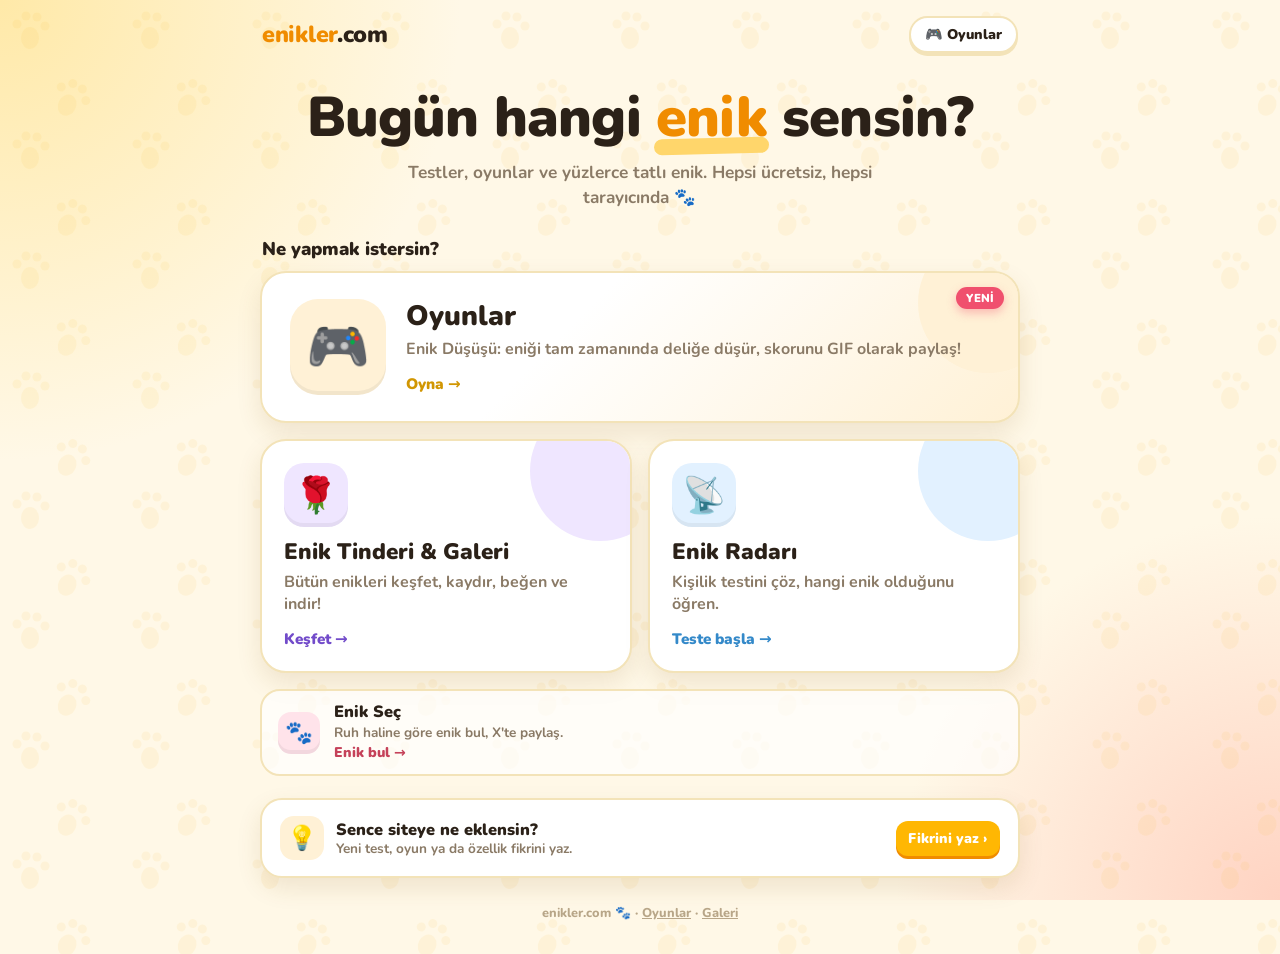
<file: index.html>
<!DOCTYPE html>
<html lang="tr">
<head>
<!-- Google tag (gtag.js) -->
<script async src="https://www.googletagmanager.com/gtag/js?id=G-CCZH5RWPMD"></script>
<script>
  window.dataLayer = window.dataLayer || [];
  function gtag(){dataLayer.push(arguments);}
  gtag('js', new Date());
  gtag('config', 'G-CCZH5RWPMD');
</script>
<meta charset="UTF-8">
<meta name="viewport" content="width=device-width, initial-scale=1, viewport-fit=cover">
<meta name="theme-color" content="#FFF4D6">
<title>enikler.com</title>
<meta name="description" content="Enik testleri, oyunlar ve yüzlerce tatlı enik. Hangi enik olduğunu bul, oyna, paylaş!">
<link href="https://fonts.googleapis.com/css2?family=Nunito:wght@400;700;800;900&display=swap" rel="stylesheet">
<style>
  :root {
    --accent:#FFB703; --accent-d:#F08C00; --ink:#2B2118; --muted:#8a7a66; --soft:#b8a688;
    --like:#22B573; --nope:#F0506E; --line:#F3E3B8; --new:#F0506E; --card:#fff;
    --shadow:0 10px 24px rgba(120,80,20,.12); --shadow-lg:0 18px 36px rgba(120,80,20,.18);
  }
  * { box-sizing:border-box; -webkit-tap-highlight-color:transparent; }
  body {
    margin:0; min-height:100dvh; font-family:'Nunito',system-ui,sans-serif; color:var(--ink);
    background:
      url("data:image/svg+xml,%3Csvg xmlns='http://www.w3.org/2000/svg' width='120' height='120' viewBox='0 0 120 120'%3E%3Cg fill='%23F0A500' fill-opacity='.07'%3E%3Cellipse cx='30' cy='38' rx='9' ry='11'/%3E%3Ccircle cx='17' cy='24' r='4.5'/%3E%3Ccircle cx='26' cy='16' r='4.5'/%3E%3Ccircle cx='37' cy='17' r='4.5'/%3E%3Ccircle cx='45' cy='26' r='4.5'/%3E%3Cg transform='translate(56 58) rotate(25)'%3E%3Cellipse cx='30' cy='38' rx='9' ry='11'/%3E%3Ccircle cx='17' cy='24' r='4.5'/%3E%3Ccircle cx='26' cy='16' r='4.5'/%3E%3Ccircle cx='37' cy='17' r='4.5'/%3E%3Ccircle cx='45' cy='26' r='4.5'/%3E%3C/g%3E%3C/g%3E%3C/svg%3E"),
      radial-gradient(60vmax 60vmax at 0% 0%, #FFE9A8 0%, transparent 60%),
      radial-gradient(50vmax 50vmax at 100% 100%, #FFD3C2 0%, transparent 60%),
      #FFF8E7;
    background-attachment:scroll, fixed, fixed, fixed;
    padding:calc(env(safe-area-inset-top) + 12px) 16px calc(env(safe-area-inset-bottom) + 32px);
  }
  button, input, textarea { font-family:inherit; }
  :focus-visible { outline:3px solid var(--accent); outline-offset:3px; }
  main { width:100%; max-width:760px; margin:0 auto; display:flex; flex-direction:column; gap:22px; }
  .hidden { display:none !important; }

  /* ---------- Üst çubuk ---------- */
  .top { display:flex; align-items:center; justify-content:space-between; gap:12px; padding:4px 2px; }
  .logo { text-decoration:none; font-weight:900; font-size:1.45rem; letter-spacing:-.3px; color:var(--accent-d); }
  .logo span { color:var(--ink); }
  .pill {
    text-decoration:none; font-weight:900; font-size:.88rem; color:var(--ink); background:#fff;
    border:2px solid var(--line); border-radius:99px; padding:7px 14px; box-shadow:0 3px 0 var(--line);
  }
  .pill:active { transform:translateY(2px); box-shadow:none; }

  /* ---------- Giriş ---------- */
  .hero { text-align:center; padding:10px 0 0; }
  .hero h1 { margin:0; font-size:clamp(2.2rem,8.4vw,3.5rem); font-weight:900; line-height:1.05; letter-spacing:-.8px; }
  .hero h1 em { font-style:normal; color:var(--accent-d); position:relative; white-space:nowrap; }
  .hero h1 em::after {
    content:''; position:absolute; left:-2%; right:-2%; bottom:.04em; height:.28em; z-index:-1;
    background:#FFD66B; border-radius:99px; transform:rotate(-1.5deg);
  }
  .hero p { margin:12px auto 0; max-width:30em; font-size:1.08rem; font-weight:700; color:var(--muted); line-height:1.45; }
  .stat { display:inline-flex; align-items:center; gap:6px; margin-top:14px; padding:6px 14px; border-radius:99px; background:#fff; border:2px solid var(--line); font-weight:900; font-size:.88rem; color:var(--ink); }
  .stat b { color:var(--accent-d); }

  /* ---------- Kayan enik fotoğrafları (polaroid) ---------- */
  .strip { margin:18px -16px 0; overflow:hidden; padding:10px 0 16px;
           -webkit-mask-image:linear-gradient(90deg,transparent,#000 8%,#000 92%,transparent); mask-image:linear-gradient(90deg,transparent,#000 8%,#000 92%,transparent); }
  .track { display:flex; gap:14px; width:max-content; animation:kay 60s linear infinite; }
  .strip:hover .track { animation-play-state:paused; }
  @keyframes kay { to { transform:translateX(-50%); } }
  .pola {
    flex:none; display:block; width:104px; padding:6px 6px 18px; background:#fff; border-radius:6px;
    box-shadow:0 6px 14px rgba(80,50,10,.18); transform:rotate(var(--r)); transition:transform .2s;
  }
  .pola:hover { transform:rotate(0) scale(1.08); }
  .pola img { display:block; width:92px; height:92px; object-fit:cover; border-radius:3px; background:#f3e9d6; opacity:0; transition:opacity .4s; }
  .pola img.ok { opacity:1; }

  /* ---------- Fotoğrafı büyütme penceresi ---------- */
  .lb { position:fixed; inset:0; z-index:50; display:flex; flex-direction:column; align-items:center; justify-content:center; gap:16px;
        padding:24px 16px; background:rgba(43,33,24,.78); -webkit-backdrop-filter:blur(3px); backdrop-filter:blur(3px); animation:lbIn .2s ease-out; }
  .lb.hidden { display:none; }
  @keyframes lbIn { from { opacity:0; } }
  .lb-card { background:#fff; padding:10px 10px 40px; border-radius:8px; box-shadow:0 24px 50px rgba(0,0,0,.4); transform:rotate(-1.5deg); animation:lbPop .25s ease-out; position:relative; }
  @keyframes lbPop { from { transform:rotate(-1.5deg) scale(.85); opacity:0; } }
  .lb-card img { display:block; max-width:min(86vw, 480px); max-height:min(68vh, 560px); width:auto; height:auto; border-radius:4px; background:#f3e9d6; }
  .lb-card span { position:absolute; left:0; right:0; bottom:10px; text-align:center; font-weight:900; font-size:1rem; color:var(--ink); }
  .lb-x { position:absolute; top:calc(env(safe-area-inset-top) + 14px); right:16px; width:44px; height:44px; border:0; border-radius:50%;
          background:#fff; color:var(--ink); font:900 1.6rem/1 'Nunito',sans-serif; cursor:pointer; box-shadow:0 6px 14px rgba(0,0,0,.25); }
  .lb-go { text-decoration:none; font-weight:900; font-size:.95rem; color:#fff; background:var(--accent); padding:10px 18px; border-radius:14px; box-shadow:0 4px 0 var(--accent-d); }
  @media (prefers-reduced-motion:reduce) { .lb, .lb-card { animation:none; } }

  /* ---------- Özellik kartları ---------- */
  .sec-title { margin:4px 2px -6px; font-size:1.15rem; font-weight:900; }
  #tiles { display:grid; grid-template-columns:1fr; gap:16px; }
  @media (min-width:620px) { #tiles { grid-template-columns:1fr 1fr; } }
  .tile {
    --c:#FFB703; --cb:#FFF1D6;
    position:relative; display:flex; flex-direction:column; gap:6px; text-align:left; text-decoration:none; color:var(--ink);
    background:var(--card); border:2px solid var(--line); border-radius:26px; padding:22px; cursor:pointer;
    box-shadow:var(--shadow); transition:transform .15s, box-shadow .15s, border-color .15s; overflow:hidden;
  }
  .tile::before { content:''; position:absolute; right:-40px; top:-40px; width:140px; height:140px; border-radius:50%; background:var(--cb); z-index:0; }
  .tile > * { position:relative; z-index:1; }
  .tile:active { transform:scale(.97); }
  @media (hover:hover) { a.tile:hover { transform:translateY(-4px); box-shadow:var(--shadow-lg); border-color:var(--c); } }
  .tile .ti { width:64px; height:64px; display:grid; place-items:center; font-size:2.2rem; background:var(--cb); border-radius:20px; margin-bottom:6px; box-shadow:inset 0 -4px 0 rgba(0,0,0,.05); }
  .tile b { font-weight:900; font-size:1.4rem; line-height:1.15; }
  .tile .ds { font-weight:700; font-size:1rem; color:var(--muted); line-height:1.4; flex:1; }
  .tile .cta { margin-top:8px; font-weight:900; font-size:.95rem; color:var(--c); filter:brightness(.82); }
  .tile.feat { background:linear-gradient(135deg,#fff 40%,var(--cb)); }
  @media (min-width:620px) {
    .tile.feat { grid-column:1 / -1; flex-direction:row; align-items:center; gap:20px; padding:26px 28px; }
    .tile.feat .ti { width:96px; height:96px; font-size:3.2rem; border-radius:28px; margin:0; flex:none; }
    .tile.feat .body { display:flex; flex-direction:column; gap:6px; flex:1; }
    .tile.feat b { font-size:1.75rem; }
  }
  @media (min-width:620px) { .tile.wide { grid-column:1 / -1; } }
  /* ince, sade kart (mini:true): en altta tek satır */
  .tile.mini { grid-column:1 / -1; flex-direction:row; align-items:center; gap:14px; padding:12px 16px; border-radius:20px; box-shadow:none; background:rgba(255,255,255,.7); }
  .tile.mini::before { display:none; }
  .tile.mini .ti { width:42px; height:42px; font-size:1.4rem; border-radius:13px; margin:0; flex:none; }
  .tile.mini .body { display:flex; flex-direction:column; gap:1px; flex:1; min-width:0; }
  .tile.mini b { font-size:1.02rem; }
  .tile.mini .ds { font-size:.85rem; }
  .tile.mini .cta { margin:0; flex:none; font-size:.88rem; }
  .tile .body { display:contents; }
  @media (min-width:620px) { .tile.feat .body { display:flex; } }
  .tile.soon { background:rgba(255,255,255,.55); border-style:dashed; box-shadow:none; cursor:default; }
  .badge {
    position:absolute; top:14px; right:14px; z-index:2; background:var(--new); color:#fff; font-weight:900; font-size:.72rem;
    padding:3px 10px; border-radius:99px; box-shadow:0 4px 10px rgba(240,80,110,.35);
  }
  .badge.gray { background:var(--soft); box-shadow:none; }

  /* ---------- Fikir kutusu ---------- */
  #ideas { background:#fff; border-radius:22px; border:2px solid var(--line); box-shadow:var(--shadow); overflow:hidden; }
  #ideas summary { display:flex; align-items:center; gap:12px; padding:16px 18px; cursor:pointer; list-style:none; }
  #ideas summary::-webkit-details-marker { display:none; }
  #ideas summary .bulb { flex:none; width:44px; height:44px; display:grid; place-items:center; font-size:1.5rem; background:#FFF1D6; border-radius:14px; }
  #ideas summary .st { flex:1; min-width:0; line-height:1.25; }
  #ideas summary .st b { display:block; font-weight:900; font-size:1.02rem; }
  #ideas summary .st span { display:block; font-weight:700; font-size:.85rem; color:var(--muted); }
  #ideas summary em { flex:none; font-style:normal; font-weight:900; font-size:.88rem; color:#fff; background:var(--accent); padding:8px 12px; border-radius:12px; box-shadow:0 3px 0 var(--accent-d); }
  #ideas[open] summary em { visibility:hidden; }
  #ideaForm { padding:0 18px 18px; }
  #ideas .sub { margin:0 0 14px; font-size:.9rem; font-weight:700; color:var(--muted); }
  .chips { display:flex; flex-wrap:wrap; gap:8px; margin-bottom:12px; }
  .chip { border:2px solid var(--line); background:#FFFBEF; color:var(--ink); border-radius:99px; padding:7px 13px; font:800 .83rem 'Nunito',sans-serif; cursor:pointer; }
  .chip.pick { background:var(--accent); border-color:var(--accent); color:#fff; }
  #ideas textarea, #ideas input[type=text] {
    width:100%; padding:12px 14px; font:700 1rem 'Nunito',sans-serif; color:var(--ink);
    border:2px solid #f0e2c0; border-radius:14px; outline:none; background:#FFFDF7;
  }
  #ideas textarea { resize:none; height:84px; display:block; }
  #ideas input[type=text] { margin-top:10px; }
  #ideas textarea:focus, #ideas input[type=text]:focus { border-color:var(--accent); background:#fff; }
  .cnt { text-align:right; font-size:.75rem; font-weight:800; color:var(--soft); margin-top:4px; }
  #ideaMsg { font-weight:800; font-size:.88rem; min-height:1.2em; margin:8px 0 0; color:var(--like); }
  #ideaMsg.bad { color:#d62828; }
  .sbtn { display:block; width:100%; margin-top:10px; border:0; border-radius:14px; padding:12px; background:var(--accent); color:#fff; font:900 1rem 'Nunito',sans-serif; cursor:pointer; box-shadow:0 5px 0 var(--accent-d); }
  .sbtn:active { transform:translateY(3px); box-shadow:0 2px 0 var(--accent-d); }
  .sbtn:disabled { opacity:.6; }
  .sbtn.alt { background:#fff; color:var(--ink); box-shadow:0 0 0 2px #eee inset; }
  .hp { position:absolute; left:-9999px; width:1px; height:1px; opacity:0; }
  #ideaThanks { text-align:center; padding:4px 18px 18px; }
  #ideaThanks .big { font-size:3rem; }
  #ideaThanks h2 { margin:6px 0 4px; font-weight:900; }

  footer { text-align:center; font-size:.8rem; font-weight:800; color:var(--soft); padding-top:4px; }
  footer a { color:inherit; }

  @media (prefers-reduced-motion:reduce) {
    .tile, .pola { transition:none; }
    .track { animation:none; }
    .strip { overflow-x:auto; }
  }
</style>
</head>
<body>
<main>

  <nav class="top" aria-label="Üst menü">
    <a class="logo" href="/">enikler<span>.com</span></a>
    <a class="pill" href="/oyun/">🎮 Oyunlar</a>
  </nav>

  <header class="hero">
    <h1>Bugün hangi <em>enik</em> sensin?</h1>
    <p>Testler, oyunlar ve yüzlerce tatlı enik. Hepsi ücretsiz, hepsi tarayıcında 🐾</p>
    <span class="stat hidden" id="stat">📸 <b id="statN">0</b> enik fotoğrafı</span>
    <!-- sitedeki gerçek enik fotoğraflarından kayan şerit (API çalışmazsa gizli kalır) -->
    <div class="strip hidden" id="strip" aria-hidden="true"><div class="track" id="track"></div></div>
  </header>

  <!-- Tüm özellikler otomatik burada listelenir -->
  <section aria-label="Özellikler">
    <h2 class="sec-title">Ne yapmak istersin?</h2>
    <div id="tiles" style="margin-top:16px"></div>
  </section>

  <!-- Fikir kutusu: direkt sayfada -->
  <details id="ideas">
    <summary>
      <span class="bulb">💡</span>
      <span class="st"><b>Sence siteye ne eklensin?</b><span>Yeni test, oyun ya da özellik fikrini yaz.</span></span>
      <em>Fikrini yaz ›</em>
    </summary>
    <div id="ideaForm">
      <p class="sub">Aklına geleni yaz, hepsini okuyoruz.</p>
      <div class="chips" id="chips">
        <button type="button" class="chip pick" data-t="Kişilik testi">🔮 Kişilik testi</button>
        <button type="button" class="chip" data-t="Özellik">✨ Özellik</button>
        <button type="button" class="chip" data-t="Yardım">🆘 Yardım lazım</button>
        <button type="button" class="chip" data-t="Diğer">💬 Diğer</button>
      </div>
      <textarea id="ideaText" maxlength="250" placeholder="Aklındaki fikri buraya yaz..."></textarea>
      <div class="cnt"><span id="ideaCnt">0</span>/250</div>
      <input type="text" id="ideaContact" maxlength="40" placeholder="X kullanıcı adın (isteğe bağlı)" autocomplete="off" autocapitalize="none" spellcheck="false">
      <input type="text" id="ideaWebsite" class="hp" tabindex="-1" autocomplete="off" aria-hidden="true">
      <div id="ideaMsg"></div>
      <button class="sbtn" id="ideaSend" type="button">Fikri Gönder 🚀</button>
    </div>
    <div id="ideaThanks" class="hidden">
      <div class="big">🎉</div>
      <h2>Teşekkürler!</h2>
      <p class="sub">Fikrin bize ulaştı, mutlaka okuyacağız.</p>
      <button class="sbtn alt" id="ideaAgain" type="button">Bir fikir daha yaz</button>
    </div>
  </details>

  <!-- şeritteki fotoğrafa basınca büyük hali burada açılır -->
  <div id="lb" class="lb hidden" role="dialog" aria-modal="true" aria-label="Enik fotoğrafı">
    <button class="lb-x" id="lbX" type="button" aria-label="Kapat">×</button>
    <div class="lb-card"><img id="lbImg" alt="Enik fotoğrafı"><span>🐾 enikler.com</span></div>
    <a class="lb-go" href="/enik-tinderi.html">Bütün enikleri gör →</a>
  </div>

  <footer>enikler.com 🐾 · <a href="/oyun/">Oyunlar</a> · <a href="/enik-tinderi.html">Galeri</a></footer>
</main>

<script>
const $ = id => document.getElementById(id);

/* =====================================================================
   ÖZELLİK LİSTESİ: yeni bir şey eklediğinde SADECE buraya bir satır ekle.
   - added: eklenme tarihi (YYYY-AA-GG). Bu tarihten sonraki 14 gün boyunca
     kartta "YENİ" rozeti çıkar ve kart en üste, geniş öne çıkan kart olarak gelir.
   - href: sayfa adresi
   - color: kartın rengi (turuncu, pembe, mavi, yesil, mor). Yazmazsan sırayla verilir.
   - soon: true yaparsan "Yakında" kartı olur (tıklanmaz).
   - mini: true yaparsan en alta ince, tek satırlık sade bir kart olarak gider.
   En üstteki (en yeni) kart geniş "öne çıkan" kart olarak gösterilir.
   ===================================================================== */
const NEW_DAYS = 14;
const FEATURES = [
  { icon:'🎮', title:'Oyunlar', desc:'Enik Düşüşü: eniği tam zamanında deliğe düşür, skorunu GIF olarak paylaş!', href:'/oyun/', added:'2026-11-22', color:'turuncu', cta:'Oyna' },
  { icon:'🐾', title:'Enik Seç', desc:'Ruh haline göre enik bul, X\'te paylaş.', href:'/e/', added:'2026-11-08', color:'pembe', cta:'Enik bul', mini:true },
  { icon:'📡', title:'Enik Radarı', desc:'Kişilik testini çöz, hangi enik olduğunu öğren.', href:'/enik-radari', added:'2026-10-16', color:'mavi', cta:'Teste başla' },
  { icon:'🌹', title:'Enik Tinderi & Galeri', desc:'Bütün enikleri keşfet, kaydır, beğen ve indir!', href:'/enik-tinderi.html', added:'2026-10-24', color:'mor', cta:'Keşfet' }
];
const COLORS = {
  turuncu:['#FFB703', '#FFF1D6'], pembe:['#F0506E', '#FFE3EA'], mavi:['#3FA7F5', '#E2F1FF'],
  yesil:['#22B573', '#E3F7EA'], mor:['#8B5CF6', '#EFE6FF']
};

/* ================= ÖZELLİK KARTLARI + DUYURU ================= */
function isNew(f) {
  if (!f.added || f.soon) return false;
  const days = (Date.now() - new Date(f.added + 'T00:00:00').getTime()) / 864e5;
  return days >= 0 && days <= NEW_DAYS;
}

function renderFeatures() {
  const list = FEATURES.slice().sort((a, b) =>
    ((a.mini ? 1 : 0) - (b.mini ? 1 : 0)) || (isNew(b) - isNew(a)) || ((a.soon ? 1 : 0) - (b.soon ? 1 : 0)) || String(b.added).localeCompare(String(a.added)));
  const box = $('tiles'); box.innerHTML = '';
  const palette = Object.keys(COLORS);

  list.forEach((f, i) => {
    const el = document.createElement(f.soon || !f.href ? 'div' : 'a');
    el.className = 'tile' + (f.soon ? ' soon' : '') + (f.mini ? ' mini' : (i === 0 && !f.soon ? ' feat' : ''));
    if (el.tagName === 'A') el.href = f.href;
    const [c, cb] = COLORS[f.color] || COLORS[palette[i % palette.length]];
    el.style.setProperty('--c', c); el.style.setProperty('--cb', cb);
    el.innerHTML = '<div class="ti"></div><div class="body"><b></b><span class="ds"></span><span class="cta"></span></div>';
    el.querySelector('.ti').textContent = f.icon;
    el.querySelector('b').textContent = f.title;
    el.querySelector('.ds').textContent = f.desc;
    el.querySelector('.cta').textContent = f.soon ? 'Çok yakında' : (f.cta || 'Aç') + ' →';
    if ((isNew(f) && !f.mini) || f.soon) {
      const b = document.createElement('i'); b.className = 'badge' + (f.soon ? ' gray' : '');
      b.style.fontStyle = 'normal'; b.textContent = f.soon ? 'YAKINDA' : 'YENİ'; el.appendChild(b);
    }
    box.appendChild(el);
  });
  // öne çıkanın altında tek sayıda normal kart kaldıysa sonuncusu tam genişlik olsun (yalnız kalmasın); ince kartlar sayılmaz
  const normal = [...box.children].filter(el => !el.classList.contains('feat') && !el.classList.contains('mini'));
  if (normal.length % 2 === 1) normal[normal.length - 1].classList.add('wide');
}
renderFeatures();

/* ================= KAYAN ENİK FOTOĞRAFLARI ================= */
fetch('/api.php?action=get_all&sort=new', { cache:'no-store' })
  .then(r => r.json())
  .then(d => {
    const imgs = (d.data || []).map(x => x.image_url).filter(u => /^[\w.-]+$/.test(u || ''));
    if (!imgs.length) return;
    $('statN').textContent = d.count || imgs.length; $('stat').classList.remove('hidden');
    const pick = imgs.sort(() => Math.random() - .5).slice(0, 14);
    const track = $('track');
    [...pick, ...pick].forEach((u, i) => {           // iki kez: sonsuz kayma için
      const a = document.createElement('a'); a.className = 'pola'; a.href = '/uploads/' + u; a.tabIndex = -1;
      a.onclick = ev => { if (ev.ctrlKey || ev.metaKey || ev.shiftKey || ev.button) return; ev.preventDefault(); openPhoto('/uploads/' + u); };
      a.style.setProperty('--r', ((i * 37) % 9 - 4) + 'deg');
      const im = document.createElement('img'); im.alt = ''; im.decoding = 'async';
      im.loading = i < 8 ? 'eager' : 'lazy';            // ekranda ilk görünenler hemen yüklensin
      im.onload = () => im.classList.add('ok');         // gelince yumuşakça belirsin
      im.onerror = () => a.remove();
      im.src = '/uploads/' + u;
      a.appendChild(im); track.appendChild(a);
    });
    $('strip').classList.remove('hidden');
  })
  .catch(() => {});

/* ================= FOTOĞRAFI BÜYÜT ================= */
function openPhoto(src) {
  $('lbImg').src = src; $('lb').classList.remove('hidden');
  document.body.style.overflow = 'hidden'; $('lbX').focus();
  if (typeof gtag === 'function') gtag('event', 'foto_ac', { yer:'anasayfa_serit' });
}
function closePhoto() { $('lb').classList.add('hidden'); $('lbImg').removeAttribute('src'); document.body.style.overflow = ''; }
$('lbX').onclick = closePhoto;
$('lb').addEventListener('click', ev => { if (ev.target.id === 'lb') closePhoto(); });   // boş alana basınca kapanır
addEventListener('keydown', ev => { if (ev.key === 'Escape' && !$('lb').classList.contains('hidden')) closePhoto(); });

/* ================= FİKİR KUTUSU ================= */
let ideaType = 'Kişilik testi', sending = false;

document.querySelectorAll('#chips .chip').forEach(c => {
  c.onclick = () => {
    document.querySelectorAll('#chips .chip').forEach(x => x.classList.remove('pick'));
    c.classList.add('pick'); ideaType = c.dataset.t;
  };
});
$('ideaText').addEventListener('input', () => { $('ideaCnt').textContent = $('ideaText').value.length; });
$('ideaAgain').onclick = () => { $('ideaThanks').classList.add('hidden'); $('ideaForm').classList.remove('hidden'); $('ideaText').focus(); };

$('ideaSend').onclick = async () => {
  if (sending) return;
  const msg = $('ideaText').value.trim(), m = $('ideaMsg');
  m.className = '';
  if (!msg) { m.className = 'bad'; m.textContent = 'Önce bir şeyler yaz 🙂'; return; }
  sending = true; $('ideaSend').disabled = true; m.textContent = 'Gönderiliyor…';
  try {
    const fd = new FormData();
    fd.append('type', ideaType);
    fd.append('msg', msg);
    fd.append('contact', $('ideaContact').value.trim());
    fd.append('website', $('ideaWebsite').value);
    const r = await fetch('fikir.php', { method:'POST', body:fd });
    const d = await r.json();
    if (!r.ok || !d.ok) throw new Error(d.error || 'hata');
    $('ideaText').value = ''; $('ideaCnt').textContent = '0'; m.textContent = '';
    $('ideaForm').classList.add('hidden'); $('ideaThanks').classList.remove('hidden');
  } catch (e) {
    m.className = 'bad'; m.textContent = 'Gönderilemedi, birazdan tekrar dene 😿';
  }
  sending = false; $('ideaSend').disabled = false;
};

</script>
</body>
</html>
</file>
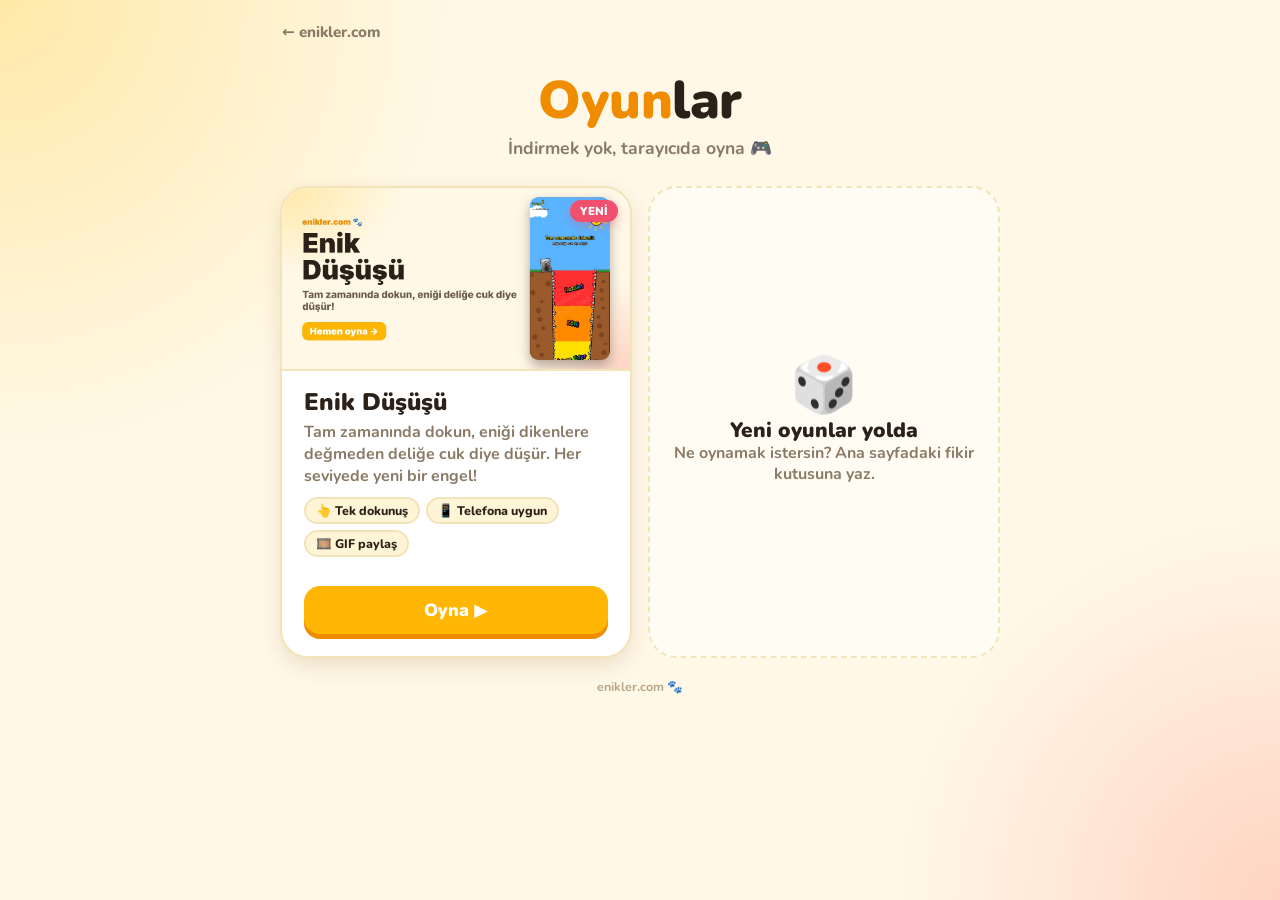
<file: oyun/index.html>
<!DOCTYPE html>
<html lang="tr">
<head>
<!-- Google tag (gtag.js) -->
<script async src="https://www.googletagmanager.com/gtag/js?id=G-CCZH5RWPMD"></script>
<script>
  window.dataLayer = window.dataLayer || [];
  function gtag(){dataLayer.push(arguments);}
  gtag('js', new Date());
  gtag('config', 'G-CCZH5RWPMD');
</script>
<meta charset="UTF-8">
<meta name="viewport" content="width=device-width, initial-scale=1, viewport-fit=cover">
<meta name="theme-color" content="#FFF4D6">
<title>Oyunlar | enikler.com</title>
<meta name="description" content="enikler.com oyunları: Enik Düşüşü ve daha fazlası. Tarayıcıda, indirmeden oyna.">
<link rel="canonical" href="https://enikler.com/oyun/">
<meta property="og:site_name" content="enikler.com">
<meta property="og:type" content="website">
<meta property="og:url" content="https://enikler.com/oyun/">
<meta property="og:title" content="Enik Oyunları 🎮">
<meta property="og:description" content="Tarayıcıda, indirmeden oyna. Eniği deliğe cuk diye düşürebilir misin?">
<meta property="og:image" content="https://enikler.com/oyun/enik-dusus/kapak.jpg">
<meta name="twitter:card" content="summary_large_image">
<link href="https://fonts.googleapis.com/css2?family=Nunito:wght@400;700;800;900&display=swap" rel="stylesheet">
<style>
  /* ana sayfayla aynı renkler ve kart tarzı */
  :root {
    --accent:#FFB703; --accent-d:#F08C00; --ink:#2B2118; --muted:#8a7a66; --soft:#b8a688;
    --line:#F3E3B8; --new:#F0506E; --shadow:0 8px 20px rgba(120,80,20,.14);
  }
  * { box-sizing:border-box; -webkit-tap-highlight-color:transparent; }
  body {
    margin:0; min-height:100dvh; font-family:'Nunito',system-ui,sans-serif; color:var(--ink);
    background:
      radial-gradient(60vmax 60vmax at 0% 0%, #FFE9A8 0%, transparent 60%),
      radial-gradient(50vmax 50vmax at 100% 100%, #FFD3C2 0%, transparent 60%),
      #FFF8E7;
    background-attachment:fixed;
    padding:calc(env(safe-area-inset-top) + 16px) 16px calc(env(safe-area-inset-bottom) + 32px);
  }
  :focus-visible { outline:3px solid var(--accent); outline-offset:3px; }
  main { width:100%; max-width:720px; margin:0 auto; display:flex; flex-direction:column; gap:20px; }

  .back { align-self:flex-start; display:inline-flex; align-items:center; gap:6px; text-decoration:none; color:var(--muted); font-weight:800; font-size:.95rem; padding:6px 2px; }
  .back:hover { color:var(--accent-d); }

  header { text-align:center; padding:4px 0 6px; }
  h1 { margin:0; font-size:clamp(2.4rem,8.5vw,3.3rem); font-weight:900; letter-spacing:-.5px; color:var(--accent-d); line-height:1.1; }
  h1 span { color:var(--ink); }
  header p { margin:6px 0 0; font-size:1.1rem; font-weight:700; color:var(--muted); }

  #games { display:grid; grid-template-columns:1fr; gap:16px; }
  @media (min-width:620px) { #games { grid-template-columns:1fr 1fr; } }

  .game {
    position:relative; display:flex; flex-direction:column; text-decoration:none; color:var(--ink);
    background:#fff; border:2px solid var(--line); border-radius:28px; overflow:hidden;
    box-shadow:var(--shadow); transition:transform .15s, border-color .15s;
  }
  .game:active { transform:scale(.97); }
  @media (hover:hover) { a.game:hover { transform:translateY(-3px); border-color:var(--accent); } }
  .game .cover { display:block; width:100%; height:auto; aspect-ratio:1200/630; object-fit:cover; background:#5ab4ff; border-bottom:2px solid var(--line); }
  .game .body { display:flex; flex-direction:column; gap:6px; padding:18px 22px 22px; flex:1; }
  .game b { font-weight:900; font-size:1.5rem; line-height:1.15; }
  .game .desc { font-weight:700; font-size:1rem; color:var(--muted); line-height:1.35; }
  .game .meta { display:flex; flex-wrap:wrap; gap:6px; margin-top:4px; }
  .game .meta i { font-style:normal; font-weight:800; font-size:.78rem; color:var(--ink); background:#FFF4D6; border:2px solid var(--line); border-radius:99px; padding:3px 10px; }
  .game .best { font-weight:800; font-size:.88rem; color:var(--accent-d); min-height:1.2em; }
  .game .play {
    margin-top:auto; align-self:stretch; text-align:center; border-radius:16px; padding:12px; background:var(--accent);
    color:#fff; font-weight:900; font-size:1.1rem; box-shadow:0 5px 0 var(--accent-d);
  }
  .badge {
    position:absolute; top:12px; right:12px; background:var(--new); color:#fff; font-weight:900; font-size:.72rem;
    padding:3px 10px; border-radius:99px; box-shadow:0 4px 10px rgba(240,80,110,.35);
  }

  .game.soon { background:rgba(255,255,255,.55); border-style:dashed; box-shadow:none; align-items:center; justify-content:center; text-align:center; min-height:220px; }
  .game.soon .ti { font-size:3.4rem; line-height:1; margin-bottom:6px; }
  .game.soon b { font-size:1.3rem; }
  .game.soon .desc { padding:0 22px; }

  footer { text-align:center; font-size:.78rem; font-weight:700; color:var(--soft); }
  @media (prefers-reduced-motion:reduce) { .game { transition:none; } }
</style>
</head>
<body>
<main>
  <a class="back" href="/">← enikler.com</a>

  <header>
    <h1>Oyun<span>lar</span></h1>
    <p>İndirmek yok, tarayıcıda oyna 🎮</p>
  </header>

  <section id="games" aria-label="Oyunlar">
    <a class="game" href="/oyun/enik-dusus/">
      <img class="cover" src="/oyun/enik-dusus/kapak.jpg" alt="Enik Düşüşü oyunundan bir görüntü" width="1200" height="630">
      <i class="badge" style="font-style:normal">YENİ</i>
      <div class="body">
        <b>Enik Düşüşü</b>
        <span class="desc">Tam zamanında dokun, eniği dikenlere değmeden deliğe cuk diye düşür. Her seviyede yeni bir engel!</span>
        <div class="meta"><i>👆 Tek dokunuş</i><i>📱 Telefona uygun</i><i>🎞️ GIF paylaş</i></div>
        <span class="best" id="bestDusus"></span>
        <span class="play">Oyna ▶</span>
      </div>
    </a>

    <div class="game soon" aria-label="Yakında yeni oyunlar">
      <div class="ti">🎲</div>
      <b>Yeni oyunlar yolda</b>
      <span class="desc">Ne oynamak istersin? Ana sayfadaki fikir kutusuna yaz.</span>
    </div>
  </section>

  <footer>enikler.com 🐾</footer>
</main>

<script>
// Oyuncunun bu cihazdaki en iyi skoru (oyunla aynı kayıt)
try {
  const RANKS = ['Rezalet', 'Kötü', 'İdare Eder', 'Fena Değil', 'İyi', 'Harika', 'Süper', 'Muhteşem', 'Kusursuz', 'Efsane', 'Tanrısal'];
  const b = JSON.parse(localStorage.getItem('enikDususBest3'));
  if (b && b.l && RANKS[b.r]) document.getElementById('bestDusus').textContent = '🏆 En iyin: Seviye ' + b.l + ' · ' + RANKS[b.r];
} catch (_) {}
</script>
</body>
</html>
</file>
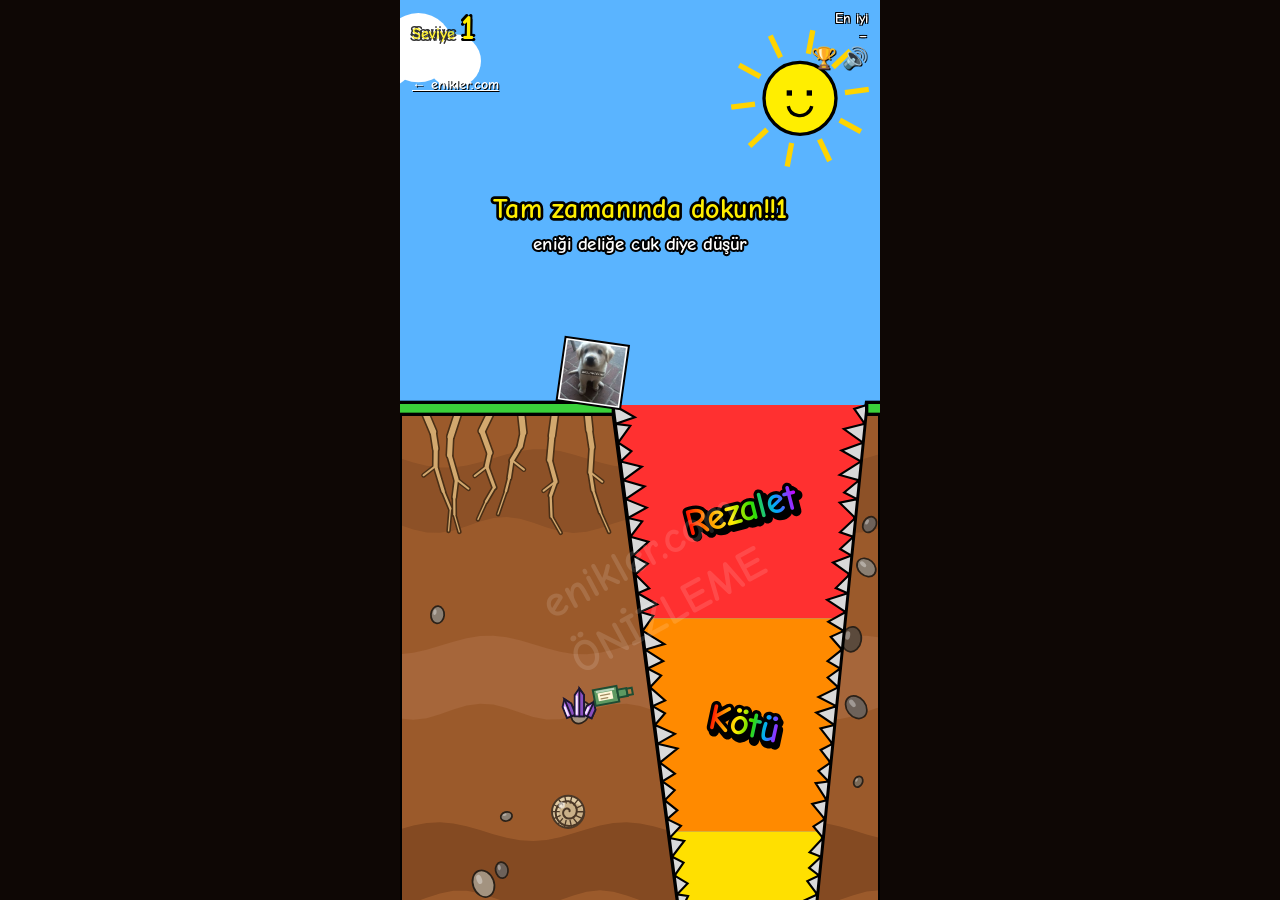
<file: oyun/enik-dusus/index.html>
<!DOCTYPE html>
<html lang="tr">
<head>
<meta charset="UTF-8">
<meta name="viewport" content="width=device-width, initial-scale=1, viewport-fit=cover, user-scalable=no">
<meta name="theme-color" content="#5ab4ff">
<title>Enik Düşüşü – Tam Zamanında Atla! | enikler.com</title>
<meta name="description" content="Tam zamanında dokun, eniği dikenli deliğe cuk diye düşür! Her seviyede yeni engel: sarhoş enik, rüzgar, kayan delik. Oyununu GIF olarak paylaş.">
<link rel="canonical" href="https://enikler.com/oyun/enik-dusus/">
<meta property="og:site_name" content="enikler.com">
<meta property="og:type" content="website">
<meta property="og:url" content="https://enikler.com/oyun/enik-dusus/">
<meta property="og:title" content="Enik Düşüşü 🐾 Cuk diye düşürebilir misin?">
<meta property="og:description" content="Tam zamanında atla, dikenlere değmeden dibe düş. Beni geçebilir misin?">
<meta property="og:image" content="https://enikler.com/oyun/enik-dusus/kapak.jpg">
<meta name="twitter:card" content="summary_large_image">
<meta name="twitter:title" content="Enik Düşüşü 🐾 Cuk diye düşürebilir misin?">
<meta name="twitter:description" content="Tam zamanında atla, dikenlere değmeden dibe düş. Beni geçebilir misin?">
<meta name="twitter:image" content="https://enikler.com/oyun/enik-dusus/kapak.jpg">
<link href="https://fonts.googleapis.com/css2?family=Comic+Neue:wght@700&display=swap" rel="stylesheet">
<style>
  :root { --accent:#FFB703; --accent-d:#F08C00; --ink:#2B2118; --like:#22B573; --nope:#F0506E; }
  * { box-sizing:border-box; -webkit-tap-highlight-color:transparent; }
  html, body { margin:0; height:100%; background:#0e0705; overflow:hidden; overscroll-behavior:none; }
  body { font-family:'Comic Sans MS','Comic Neue','Chalkboard SE',cursive; color:#fff; user-select:none; -webkit-user-select:none; touch-action:none; }
  #wrap { position:fixed; inset:0; max-width:480px; margin:0 auto; }
  canvas { display:block; width:100%; height:100%; }
  .hidden { display:none !important; }

  #hud { position:absolute; top:calc(env(safe-area-inset-top) + 10px); left:12px; right:12px; display:flex; justify-content:space-between; align-items:flex-start; pointer-events:none; }
  #hud .m { font-weight:700; font-size:2.2rem; line-height:1; color:#ffee00; text-shadow:2px 2px 0 #000,-2px -2px 0 #000,2px -2px 0 #000,-2px 2px 0 #000; }
  #hud .m small { font-size:1rem; opacity:.8; }
  #hud .best { font-weight:700; font-size:.9rem; text-align:right; text-shadow:1px 1px 0 #000,-1px -1px 0 #000,1px -1px 0 #000,-1px 1px 0 #000; }
  #pw { font-size:1.15rem; line-height:1.2; margin-top:4px; min-height:1.2em; letter-spacing:2px; filter:drop-shadow(1px 1px 0 #000); }
  #snd { pointer-events:auto; background:none; border:0; font-size:1.3rem; line-height:1; padding:0; margin-top:4px; cursor:pointer; filter:drop-shadow(1px 1px 0 #000); }
  #home { pointer-events:auto; display:inline-block; margin-top:6px; color:#fff; font-weight:700; font-size:.85rem; text-decoration:underline; text-shadow:1px 1px 0 #000; }

  #pop { position:absolute; left:0; right:0; top:28%; text-align:center; white-space:pre-line; line-height:1.15; padding:0 12px; font:2.8rem Impact,'Arial Black',sans-serif; -webkit-text-stroke:2px #000; transform:rotate(-6deg); pointer-events:none;
         opacity:0; transform:scale(.6); transition:opacity .25s, transform .25s; text-shadow:0 4px 0 rgba(0,0,0,.45); }
  #pop.on { opacity:1; transform:scale(1); }

  #over { position:absolute; inset:0; display:flex; align-items:center; justify-content:center; padding:16px; background:rgba(14,7,5,.55); }
  #over.hidden { display:none; }
  .card { width:100%; max-width:340px; background:#FFF8E7; color:var(--ink); border-radius:28px; padding:24px 20px 20px; text-align:center; box-shadow:0 20px 40px rgba(0,0,0,.4); animation:in .3s ease-out; transform:rotate(-2deg); border:3px solid #000; max-height:100%; overflow:auto; }
  @keyframes in { from { transform:translateY(30px) scale(.9); opacity:0; } }
  .card .rank { font-weight:900; font-size:2.3rem; line-height:1.1; margin:2px 0 4px; }
  .card .dep { font-weight:900; font-size:1.2rem; }
  .card .bst { font-weight:800; font-size:.9rem; color:#8a7a66; margin-top:2px; }
  .card .rec { display:inline-block; margin-top:8px; background:var(--nope); color:#fff; font-weight:900; font-size:.8rem; padding:4px 12px; border-radius:99px; }
  .btn { display:block; width:100%; margin-top:12px; border:0; border-radius:16px; padding:14px; font:700 1.15rem 'Comic Sans MS','Comic Neue',cursive; cursor:pointer; text-decoration:none; }
  .btn.go { background:var(--accent); color:#fff; box-shadow:0 5px 0 var(--accent-d); }
  .btn.sh { background:#111; color:#fff; box-shadow:0 5px 0 #000; }
  .btn.alt { background:#fff; color:var(--ink); box-shadow:0 5px 0 #d8cbb0; border:2px solid #e6d9bc; padding:12px; }
  .btn.gif { background:#ff3cb4; color:#fff; box-shadow:0 5px 0 #b3157a; }
  .btn:disabled { opacity:.7; }
  #gifPrev { display:block; margin:14px auto 0; width:170px; height:170px; border:3px solid #000; transform:rotate(1.5deg); background:#5ab4ff; }
  .tip a { color:var(--ink); font-weight:900; white-space:nowrap; }
  .tip { margin-top:10px; padding:10px 12px; background:#FFF1D6; border:2px dashed var(--accent-d); border-radius:14px; font-weight:700; font-size:.85rem; line-height:1.35; text-align:left; }
  .tip.hidden { display:none; }
  .hbtn { pointer-events:auto; background:none; border:0; font-size:1.3rem; line-height:1; padding:0; margin-top:4px; cursor:pointer; filter:drop-shadow(1px 1px 0 #000); }

  /* liderlik bölümü (oyun sonu kartında) */
  .lider { margin-top:14px; padding:12px; background:#fff; border:2px solid #000; border-radius:16px; text-align:left; }
  .lgt { font-weight:900; font-size:.95rem; margin-bottom:8px; }
  .lgrow { display:flex; align-items:center; gap:6px; }
  .lgrow span { font-weight:900; font-size:1.1rem; }
  .lgrow input { flex:1; min-width:0; padding:9px 10px; border:2px solid #000; border-radius:10px; font:700 1rem 'Comic Sans MS','Comic Neue',cursive; }
  .lgrow button, #lgSee { border:0; border-radius:10px; padding:10px 14px; background:var(--accent); color:#fff; font:700 .95rem 'Comic Sans MS','Comic Neue',cursive; cursor:pointer; box-shadow:0 3px 0 var(--accent-d); }
  .lgmsg { font-weight:700; font-size:.8rem; color:#8a7a66; margin-top:6px; min-height:1em; }
  .lgmsg.bad { color:#d62828; }
  #lgMe { display:flex; align-items:center; gap:10px; }
  #lgMe.hidden { display:none; }
  #lgPp, #bList img, #bList .noav { width:40px; height:40px; border-radius:50%; border:2px solid #000; object-fit:cover; flex:none; background:#FFE9A8; }
  .lgme { flex:1; min-width:0; display:flex; flex-direction:column; }
  .lgme b { font-size:1rem; overflow:hidden; text-overflow:ellipsis; white-space:nowrap; }
  .lgme small { font-weight:700; font-size:.8rem; color:#8a7a66; }
  .lgme small a { color:#8a7a66; }

  /* liderlik tablosu penceresi */
  #board { position:absolute; inset:0; z-index:20; display:flex; align-items:center; justify-content:center; padding:16px; background:rgba(14,7,5,.6); }
  #board.hidden { display:none; }
  .bcard { position:relative; width:100%; max-width:360px; max-height:100%; overflow:auto; background:#FFF8E7; color:var(--ink); border:3px solid #000; border-radius:24px; padding:18px 14px 14px; box-shadow:0 20px 40px rgba(0,0,0,.4); }
  .bcard h3 { margin:0 0 10px; text-align:center; font-size:1.35rem; }
  .bx { position:absolute; top:8px; right:10px; width:36px; height:36px; border-radius:50%; border:2px solid #000; background:#fff; font:900 1.3rem/1 sans-serif; cursor:pointer; }
  #bList { list-style:none; margin:0; padding:0; display:flex; flex-direction:column; gap:6px; }
  #bList li { display:flex; align-items:center; gap:10px; padding:6px 8px; background:#fff; border:2px solid #F3E3B8; border-radius:14px; }
  #bList li.me { border-color:var(--accent); background:#FFF1D6; }
  #bList .no { width:26px; text-align:center; font-weight:900; font-size:1.05rem; flex:none; }
  #bList .noav { display:grid; place-items:center; font-weight:900; color:#8a5a00; }
  #bList .nm { flex:1; min-width:0; display:flex; flex-direction:column; }
  #bList .nm a { font-weight:900; color:var(--ink); text-decoration:none; overflow:hidden; text-overflow:ellipsis; white-space:nowrap; }
  #bList .nm small { font-weight:700; font-size:.8rem; color:#8a7a66; }
  .bfoot { text-align:center; font-weight:700; font-size:.82rem; color:#8a7a66; margin-top:10px; }
  .btn:active { transform:translateY(3px); box-shadow:none; }
  .card a.site { display:block; margin-top:14px; font-weight:800; font-size:.85rem; color:#8a7a66; text-decoration:none; }
</style>
</head>
<body>
<div id="wrap">
  <canvas id="c" aria-label="Enik Düşüşü oyunu"></canvas>
  <div id="hud">
    <div><div class="m"><small>Seviye </small><span id="lv">1</span></div><div id="pw"></div><a id="home" href="/">← enikler.com</a></div>
    <div class="best">En iyi<br><span id="bm">–</span><br><button id="lbBtn" class="hbtn" type="button" aria-label="Liderlik tablosu">🏆</button> <button id="snd" class="hbtn" type="button" aria-label="Ses aç/kapat">🔊</button></div>
  </div>
  <div id="pop"></div>

  <!-- liderlik tablosu penceresi -->
  <div id="board" class="hidden" role="dialog" aria-modal="true" aria-label="Liderlik tablosu">
    <div class="bcard">
      <button class="bx" id="bX" type="button" aria-label="Kapat">×</button>
      <h3>🏆 Liderlik Tablosu</h3>
      <ol id="bList"></ol>
      <div class="bfoot" id="bFoot">Yükleniyor…</div>
    </div>
  </div>
  <div id="over" class="hidden">
    <div class="card">
      <div style="font-size:3rem">🐾</div>
      <div class="rank" id="oRank">Rezalet</div>
      <div class="dep">Seviye <span id="oLv">1</span></div>
      <div class="bst">En iyin: <span id="oBest">–</span></div>
      <div id="oRec" class="rec hidden">YENİ REKOR!</div>
      <button class="btn go hidden" id="cont" type="button">🚩 Kayıttan devam</button>
      <button class="btn go" id="again" type="button">Tekrar Dene</button>

      <!-- liderlik: X kullanıcı adıyla gir, profil fotoğrafı tabloda görünsün -->
      <div class="lider">
        <div id="lgForm" class="hidden">
          <div class="lgt">🏆 Liderlik tablosuna gir</div>
          <div class="lgrow"><span>@</span><input id="lgNick" maxlength="16" placeholder="X kullanıcı adın" autocomplete="off" autocapitalize="none" spellcheck="false" enterkeyhint="go"><button id="lgSave" type="button">Gir</button></div>
          <div class="lgmsg" id="lgMsg"></div>
        </div>
        <div id="lgMe" class="hidden">
          <img id="lgPp" alt="">
          <span class="lgme"><b id="lgName"></b><small id="lgRank"></small></span>
          <button id="lgSee" type="button">Tablo</button>
        </div>
      </div>

      <img id="gifPrev" class="hidden" alt="Son denemenin GIF'i">
      <button class="btn sh" id="share" type="button">GIF'i İndir ⬇️</button>
      <div class="tip hidden" id="shareTip">📥 <b>GIF indirildi!</b> X'te paylaşmak için gönderi yazarken 🖼️ resim simgesine basıp GIF'i seç, gönderide oynayarak görünür. <a id="xOpen" href="#" target="_blank" rel="noopener">X'i aç ↗</a></div>
      <a class="site" href="/">Diğer enik testleri için enikler.com 🐾</a>
    </div>
  </div>
</div>

<script>
(() => {
const cv = document.getElementById('c'), ctx = cv.getContext('2d');
const $ = id => document.getElementById(id);
const GAME_URL = 'https://enikler.com/oyun/enik-dusus/';

/* ---------- Ayarlar ---------- */
const W = 360;          // dünya genişliği (birim)
let D = 1600;           // kuyunun derinliği (seviyeye göre değişir, bkz. setDepth)
const SLAB = 18;        // kuyunun dibindeki kaya tavanın kalınlığı
let ROAD = D + 170;     // eniğin düştüğü yolun yüksekliği
const LEDGE = 160;      // platformun sağ ucu = sol duvarın üstü (uzun yürüyüş yolu)
const TOP_R = 350;      // sağ duvarın üstü
const ER = 13;          // enik yarıçapı
const SPIKE = 11;       // diken boyu
const HIT = ER * 0.8 + SPIKE * 0.5; // merkezden duvara izin verilen en yakın mesafe
const STEP = 1000 / 60; // sabit fizik adımı (her cihazda aynı zıplama)
const JUMP_VX = 9, JUMP_VY = -6, DRAG = 0.94; // atlayış: ~150 birim yatay kayma
const RANKS = [
  ['Rezalet',    '#ff3030', '#ff8a7a'],
  ['Kötü',       '#ff8a00', '#ff9e6b'],
  ['İdare Eder', '#ffe000', '#ffc94a'],
  ['Fena Değil', '#9cff2e', '#d6f25a'],
  ['İyi',        '#21d65b', '#5cf08a'],
  ['Harika',     '#18e0c8', '#4ff0d6'],
  ['Süper',      '#2aa6ff', '#5cc8ff'],
  ['Muhteşem',   '#5a5aff', '#8f9bff'],
  ['Kusursuz',   '#b23cff', '#d88cff'],
  ['Efsane',     '#ff3cb4', '#ff6ec4'],
  ['Tanrısal',   '#ffd700', '#ffe14d']
];
let ROCK_P = D + 240;    // kaya yağmurunun döngü uzunluğu
const BAND = 1600 / (RANKS.length - 1); // her rütbe bandı 160 birim; Tanrısal = dibe ulaşmak
let NB = RANKS.length - 1;              // bu seviyede kuyuda kaç rütbe bandı var
// kuyu yavaş uzar (delik de aynı hızda daralır): ilk seviyede "İdare Eder"de biter (3 bant), her 3 seviyede
// bir bant eklenir, 22. seviyede Efsane'ye kadar (10 bant). Böylece oyuncu önce engelleri (6-16. seviye) öğrenir.
function setDepth(l) {
  NB = Math.min(RANKS.length - 1, 3 + Math.floor((l - 1) / 3));
  D = NB * BAND; ROAD = D + 170; ROCK_P = D + 240;
}

/* Seviye atladıkça eklenen engeller */
const MODS = {
  hiz:    'Turbo Enik ⚡',
  sarhos: 'Sarhoş Enik 🥴',
  ruzgar: 'Rüzgar Var 🌬️',
  kayan:  'Kayan Delik 🕳️',
  bora:   'Çılgın Rüzgar 🌪️',
  nefes:  'Nefes Alan Delik 🫁',
  kaya:   'Kaya Yağmuru ☄️'
};
// ilk 5 seviyede hiç engel yok; 6'dan itibaren birer birer gelir (rüzgar 9., kayan delik 10.)
const MOD_PLAN = [[], [], [], [], [], ['hiz'], ['sarhos'], ['nefes'], ['ruzgar'], ['kayan'], ['sarhos', 'ruzgar'], ['ruzgar', 'kayan'],
                  ['sarhos', 'kayan'], ['hiz', 'kayan'], ['bora'], ['kaya'], ['kaya', 'ruzgar'], ['nefes', 'bora'], ['kaya', 'kayan'], ['kaya', 'sarhos'], ['nefes', 'kaya']];

/* Her 5 seviyede dünya değişir (sırayla döner); dünyanın ilk seviyesi (6, 11, 16...) aynı zamanda kayıt noktasıdır */
const WORLDS = [
  { ad:'Gündüz', ic:'☀️', sky:'#5ab4ff', street:'#ffc266', wall:'#9b5a2b', grass:'#3ad13a', tones:['#8d5127', '#a6663a', '#844a22', '#a05f33'] },
  { ad:'Gece',   ic:'🌙', sky:'#1d2657', street:'#2b2f6e', wall:'#6e4220', grass:'#2a8a3a', tones:['#5f3818', '#7a4a26', '#573214', '#6c3f1c'] },
  { ad:'Kar',    ic:'❄️', sky:'#b9d6f0', street:'#dbe7f3', wall:'#8f6a52', grass:'#f4f8ff', tones:['#9c7a62', '#b08f78', '#86634c', '#a3826b'] },
  { ad:'Uzay',   ic:'🪐', sky:'#140c33', street:'#1d1240', wall:'#5c5670', grass:'#9aa0b5', tones:['#4d4860', '#6a6482', '#433e55', '#5f5975'] }
];
const worldOf = l => WORLDS[Math.floor((l - 1) / 5) % WORLDS.length];
const isCheckpoint = l => l > 1 && (l - 1) % 5 === 0;
const fromLvl = l => l + (l % 10 === 1 ? "'den" : "'dan");       // 11'den, 16'dan, 21'den...
let wld = WORLDS[0], checkpoint = 1, runFromStart = true;     // runFromStart: rekor sadece 1. seviyeden başlanan oyunda sayılır
try { checkpoint = Math.max(1, parseInt(localStorage.getItem('enikDususBayrak')) || 1); } catch (_) {}

/* ---------- Durum ---------- */
let scale = 1, viewH = 600, dpr = 1, tick = 0;
let lvl, cfg, e, state, camY, shake, parts, deadAt = 0, deadRank = 0, best = null, winAt = 0, rag = null;
let trail = [], minClear = 1e9;   // düşerken arkada kalan hayaletler / duvara en yakın geçiş
let coins = [];                   // sokaktaki politikacının saçtığı dolarlar (sadece süs)

/* Delikte toplanan can: ölünce oyun bitmez, aynı seviye baştan oynanır (en fazla 3) */
const MAX_LIVES = 3;
let lives = 0, lifeTakenLvl = 0;   // can alınan son seviye: aynı seviyede (can harcayıp yeniden denerken) bir daha çıkmaz
function hud() { $('pw').textContent = '❤️'.repeat(lives); }

try { best = JSON.parse(localStorage.getItem('enikDususBest3')); } catch (_) {}
const scoreOf = (l, r) => (l - 1) * RANKS.length + r;
const fmt = b => b ? 'Sv ' + b.l + ' · ' + RANKS[b.r][0] : '–';
$('bm').textContent = fmt(best);

function resize() {
  const r = cv.getBoundingClientRect();
  dpr = Math.min(window.devicePixelRatio || 1, 2);
  cv.width = Math.round(r.width * dpr); cv.height = Math.round(r.height * dpr);
  scale = cv.width / W; viewH = cv.height / scale;
}
addEventListener('resize', resize);

/* ---------- Seviye ---------- */
function modsFor(l) {
  if (l <= MOD_PLAN.length) return MOD_PLAN[l - 1];
  const all = Object.keys(MODS).sort(() => Math.random() - .5);
  return all.slice(0, 2);
}
function makeLevel(l) {
  const mods = modsFor(l), has = m => mods.includes(m);
  // dipteki deliğin genişliği: kuyuya eklenen her halkada 5 daralır; 3 halkada 79, tam boyda (10 halka) 44
  const bw = 44 + 5 * (RANKS.length - 1 - NB);
  const speed = Math.min(2.6, 1.4 + 0.1 * Math.max(0, l - 5)) * (has('hiz') ? 1.4 : 1); // yürüme hızı
  const wind = has('ruzgar') ? (Math.random() < .5 ? -1 : 1) * (0.16 + Math.random() * 0.08) : 0;
  // deliği, rüzgarla birlikte hâlâ ulaşılabilir olacak bir yere koy
  const lo = Math.max(240, 200 + wind * 140), hi = Math.min(280, 280 + wind * 140);
  const cx = l === 1 ? 262 : lo + Math.random() * Math.max(0, hi - lo);
  const rocks = has('kaya') ? [0, 1, 2].map(i => ({ f:.2 + Math.random() * .6, off:i * ROCK_P / 3 + Math.random() * 120, sp:2.4 + Math.random() * .8, r:12 })) : [];
  // %75 ihtimalle kuyunun ortalarında bir eşya; deliğe giden yolun yakınında durur, almak için biraz farklı zamanda atlamak gerekir
  const item = lives < MAX_LIVES && lifeTakenLvl !== l && Math.random() < .3 ? { x:cx + (Math.random() * 2 - 1) * bw * .45, y:D * (.35 + Math.random() * .4), got:false } : null;
  return { l, mods, bw, speed, wind, amp:has('kayan') ? 16 : 0, phase:Math.random() * 6.28,
           bora:has('bora'), pulse:has('nefes') ? 16 : 0, bwNow:bw, rocks, item, windPos:0,
           sarhos:has('sarhos'), cx0:cx, cx, lb:cx - bw / 2, rb:cx + bw / 2 };
}
function moveHole() {
  if (!cfg.amp && !cfg.pulse) return;
  if (cfg.amp) cfg.cx = cfg.cx0 + cfg.amp * Math.sin(tick * 0.045 + cfg.phase);
  // nefes alan delik: genişlik bw ile bw+16 arasında gidip gelir, hiçbir an bw'den dar olmaz
  if (cfg.pulse) cfg.bwNow = cfg.bw + cfg.pulse * (0.5 + 0.5 * Math.sin(tick * 0.05 + cfg.phase * 2));
  cfg.lb = cfg.cx - cfg.bwNow / 2; cfg.rb = cfg.cx + cfg.bwNow / 2;
}
const windNow = () => cfg.bora ? 0.22 * Math.sin(tick * 0.055 + cfg.phase) : cfg.wind;   // çılgın rüzgar yön değiştirir
function rockPos(k) {                                                                      // kaya: kuyunun içinde sabit hızla düşer
  const y = ((tick * k.sp + k.off) % ROCK_P) - 100;
  return { x:lx(y) + k.f * (rx(y) - lx(y)), y };
}
const lx = y => LEDGE + (cfg.lb - LEDGE) * Math.min(1, Math.max(0, y) / D);
const rx = y => TOP_R + (cfg.rb - TOP_R) * Math.min(1, Math.max(0, y) / D);
const walkSpeed = () => cfg.speed * (cfg.sarhos ? 0.35 + 1.3 * (0.5 + 0.5 * Math.sin(tick * 0.05)) : 1);

function startLevel(l) {
  nextPhoto(); rag = null;
  lvl = l; setDepth(l); cfg = makeLevel(l); wld = worldOf(l);
  e = { x:30, y:0, vx:0, vy:0, dir:1, walk:0, rot:0, sq:0 };
  state = 'ready'; parts = []; trail = [];
  pickStreetEvent();                   // her seviyede aşağıdaki sokakta başka bir olay
  $('lv').textContent = lvl; hud();
  recReset();
  const msg = [];
  if (isCheckpoint(l)) {               // yeni dünya + kayıt noktası
    msg.push(wld.ic + ' ' + wld.ad + ' Dünyası');
    if (l > checkpoint) { checkpoint = l; try { localStorage.setItem('enikDususBayrak', String(l)); } catch (_) {} msg.push('🚩 Kayıt alındı!'); }
  }
  if (cfg.mods.length) msg.push(cfg.mods.map(m => MODS[m]).join(' + '));
  if (msg.length) pop(msg.join('\n'), '#fff');
}
function newGame() {
  lives = 0; lifeTakenLvl = 0;
  const sv = parseInt(new URLSearchParams(location.search).get('sv')) || 1;
  runFromStart = sv === 1;
  startLevel(sv); camY = -viewH * 0.45; shake = 0;
  $('over').classList.add('hidden');
  gifReset();
}
function continueGame() {             // son kayıt noktasından devam
  lives = 0; lifeTakenLvl = 0; runFromStart = false;
  startLevel(checkpoint); camY = -viewH * 0.45; shake = 0;
  $('over').classList.add('hidden');
  gifReset();
  if (typeof gtag === 'function') gtag('event', 'kayittan_devam', { oyun:'enik_dusus', seviye:checkpoint });
}

function jump() {
  if (state !== 'ready') return;
  state = 'air'; e.vy = JUMP_VY; e.vx = JUMP_VX;
  e.sq = 8; trail = []; minClear = 1e9; shake = Math.max(shake, 5);   // fırlama hissi: uzama, sarsıntı, toz
  burst(e.x, 2, 8, ['#ffffff', '#e8d9a8']);
  sfx.jump();
  recStart();
}

function burst(x, y, n, colors) {
  for (let k = 0; k < n; k++) {
    const a = Math.random() * Math.PI * 2, s = 1 + Math.random() * 4;
    parts.push({ x, y, vx:Math.cos(a) * s, vy:Math.sin(a) * s - 1.5, life:1, c:colors[k % colors.length] });
  }
}

function pop(text, color) {
  const p = $('pop'); p.textContent = text; p.style.color = color; p.classList.add('on');
  clearTimeout(pop.t); pop.t = setTimeout(() => p.classList.remove('on'), 1300);
}

function die() {
  state = 'dead'; deadAt = performance.now(); shake = 14;
  deadRank = Math.max(0, Math.min(NB - 1, Math.floor(e.y / BAND)));
  try { navigator.vibrate && navigator.vibrate(70); } catch (_) {}
  burst(e.x, e.y, 10, ['#ff0000', '#ffee00', '#ffffff']);
  sfx.die();
  rag = { x:e.x, y:e.y - 8, vx:(e.x < (lx(e.y) + rx(e.y)) / 2 ? 1 : -1) * (2 + Math.random() * 2), vy:-9, spin:(Math.random() - .5) * .6, t:performance.now(), meme:MEMES[Math.floor(Math.random() * MEMES.length)] };
  if (lives > 0) {                     // can varsa oyun bitmez: aynı seviye baştan
    lives--; hud();
    pop(lives ? 'Bir can gitti! ' + '❤️'.repeat(lives) + ' kaldı' : 'Son canın gitti!', '#ff6e6e');
    setTimeout(() => { if (state === 'dead') startLevel(lvl); }, 750);   // 800 ms'de tuşla "yeni oyun" açılmadan önce
    return;
  }
  recEnd();
  const sc = scoreOf(lvl, deadRank), rec = runFromStart && (!best || sc > scoreOf(best.l, best.r));
  if (rec) { best = { l:lvl, r:deadRank }; try { localStorage.setItem('enikDususBest3', JSON.stringify(best)); } catch (_) {} $('bm').textContent = fmt(best); }
  if (typeof gtag === 'function') gtag('event', 'oyun_bitti', { oyun:'enik_dusus', seviye:lvl, rutbe:RANKS[deadRank][0] });
  setTimeout(() => {
    if (state !== 'dead') return;
    const rk = RANKS[deadRank];
    $('oRank').textContent = rk[0]; $('oRank').style.color = shade(rk[2]);
    $('oLv').textContent = lvl; $('oBest').textContent = fmt(best);
    $('oRec').classList.toggle('hidden', !rec);
    const hasCp = checkpoint > 1;        // kayıt varsa: "devam" öne çıkar, "tekrar dene" baştan başlatır
    $('cont').classList.toggle('hidden', !hasCp);
    $('cont').textContent = '🚩 Seviye ' + fromLvl(checkpoint) + ' devam';
    $('again').textContent = hasCp ? 'Baştan Başla' : 'Tekrar Dene';
    $('again').className = 'btn ' + (hasCp ? 'alt' : 'go');
    $('over').classList.remove('hidden');
    onGameOver();                          // liderlik: skoru gönder / sırayı göster
  }, 750);
  prepGif();
}
const shade = hex => {
  const n = parseInt(hex.slice(1), 16), f = .62;
  return 'rgb(' + [(n >> 16) & 255, (n >> 8) & 255, n & 255].map(v => Math.round(v * f)).join(',') + ')';
};

function win() {
  state = 'win'; winAt = performance.now();
  e.y = ROAD; e.vy = 0; e.vx = 0; e.rot = 0;
  const near = minClear < 3;                                  // duvara kıl payı değmeden geçti mi?
  pop(near ? 'KIL PAYI! 😱' : 'Tanrısal! 🎉', RANKS[RANKS.length - 1][2]);
  burst(e.x, e.y, near ? 45 : 30, ['#ffe14d', '#ff6ec4', '#5cc8ff', '#5cf08a']);
  if (near) shake = 10;
  sfx.win(near);
  try { navigator.vibrate && navigator.vibrate([30, 40, 30]); } catch (_) {}
  recEnd();
  const r = RANKS.length - 1;
  if (runFromStart && (!best || scoreOf(lvl, r) > scoreOf(best.l, best.r))) { best = { l:lvl, r }; try { localStorage.setItem('enikDususBest3', JSON.stringify(best)); } catch (_) {} $('bm').textContent = fmt(best); }
  if (typeof gtag === 'function') gtag('event', 'seviye_gecti', { oyun:'enik_dusus', seviye:lvl });
}

function pickUp(it) {
  it.got = true; lives = Math.min(MAX_LIVES, lives + 1); lifeTakenLvl = lvl;
  hud(); burst(it.x, it.y, 14, ['#ff3b5c', '#ffffff', '#ff9fb3']);
  pop('+1 Can! ❤️', '#ff6e8a'); sfx.pick();
}

/* ---------- Fizik (sabit adım) ---------- */
function step() {
  tick++; moveHole();
  const wnd = windNow(); cfg.windPos += wnd;
  if (state === 'ready') {
    e.x += walkSpeed() * e.dir; e.walk += .25;
    if (e.x > LEDGE - 14) { e.x = LEDGE - 14; e.dir = -1; }
    if (e.x < 20) { e.x = 20; e.dir = 1; }
  } else if (state === 'air') {
    const py = e.y;
    if (e.sq > 0) e.sq--;
    if (tick % 2 === 0) { trail.push({ x:e.x, y:e.y - 8, rot:e.rot }); if (trail.length > 7) trail.shift(); }
    e.vy = Math.min(12, e.vy + 0.4);
    e.vx *= DRAG;
    e.x += e.vx; e.y += e.vy;
    if (e.y > 0 && e.y < D + SLAB) e.x += wnd;
    e.rot += (e.vx * 0.05 - e.rot) * 0.2;
    // erken dokunduysa tekrar platforma kondu
    if (py <= 0 && e.y > 0 && e.x < LEDGE) { e.y = 0; e.vy = 0; e.vx = 0; e.rot = 0; e.dir = 1; state = 'ready'; recReset(); return; }
    const it = cfg.item;
    if (it && !it.got && Math.hypot(e.x - it.x, e.y - 8 - it.y) < 30) pickUp(it);
    if (e.y > 0 && e.y < D + SLAB && (e.x - HIT < lx(e.y) || e.x + HIT > rx(e.y))) { die(); return; }
    if (e.y > D * 0.5 && e.y < D + SLAB) minClear = Math.min(minClear, e.x - HIT - lx(e.y), rx(e.y) - e.x - HIT);
    for (const k of cfg.rocks) { const p = rockPos(k); if (Math.hypot(e.x - p.x, e.y - 8 - p.y) < ER * .8 + k.r) { die(); return; } }
    if (e.y >= ROAD) { win(); return; }
  } else if (state === 'win') {
    if (performance.now() - winAt > 1400) startLevel(lvl + 1);
  }
  parts.forEach(p => { p.x += p.vx; p.y += p.vy; p.vy += .2; p.life -= .02; });
  parts = parts.filter(p => p.life > 0);
  // politikacı: her 6 adımda çuvalından bir dolar savurur; dolarlar yaprak gibi süzülüp kaldırıma konar
  const gy = ROAD + 150, dx = runX(1.8);
  if (streetEv === 'politikaci' && tick % 6 === 0 && dx > -20 && dx < W + 20 && coins.length < 70)
    coins.push({ x:dx - 22, y:gy - 48, vx:-.4 - Math.random() * 1.4, vy:-2 - Math.random() * 1.6, s:Math.random() * 6, life:1, yer:false });
  for (const c of coins) {
    c.life -= .006;
    if (c.yer) continue;                                         // yerdeki banknot kıpırdamaz
    c.vy = Math.min(c.vy + .12, 1.3); c.vx *= .985;              // hava direnci: yavaş süzülür
    c.x += c.vx + Math.sin(c.s * 2) * .5; c.y += c.vy; c.s += .09;
    if (c.y >= gy - 2) { c.y = gy - 2 - Math.random() * 3; c.yer = true; c.s = (Math.random() - .5) * .5 + (Math.random() < .5 ? 0 : Math.PI); }
  }
  coins = coins.filter(c => c.life > 0);
  shake *= 0.86;
  const target = state === 'ready' ? -viewH * 0.45 : Math.min(e.y - viewH * 0.4, ROAD + 175 - viewH);   // kaldırımdaki politikacı da görünsün
  camY += (target - camY) * (state === 'ready' ? 0.08 : 0.15);
}

/* ---------- GIF kaydı: son denemeyi küçük karelerle sakla ---------- */
const GW = 280, GBAR = 44, GIF_MS = 100, PRE = 8, MAX_FRAMES = 70, TAIL = 13;   // GIF kare: GW×GW
const gcv = document.createElement('canvas'), gctx = gcv.getContext('2d', { willReadFrequently:true });
let rec = { mode:'pre', pre:[], frames:[], tail:0 }, lastGrab = 0, lastRun = null, gifBlob = null;
function recReset() { if (rec.mode !== 'tail') { rec.mode = 'pre'; rec.pre = []; } }
function recStart() { rec.frames = rec.pre.slice(); rec.mode = 'run'; }
function recEnd() { rec.mode = 'tail'; rec.tail = TAIL; rec.runLvl = lvl; }
function grab() {
  if (gcv.width !== GW || gcv.height !== GW) { gcv.width = GW; gcv.height = GW; }
  // ekrandan kare bir kesit al: eniği ortalayarak (dikey ekranda yukarı-aşağı kayar)
  const s = Math.min(cv.width, cv.height), ey = (e.y - 8 - camY) * scale;
  const sx = (cv.width - s) / 2, sy = Math.max(0, Math.min(cv.height - s, ey - s * .55));
  gctx.drawImage(cv, sx, sy, s, s, 0, 0, GW, GW);
  // üst şerit: büyük seviye yazısı + site adı
  gctx.fillStyle = 'rgba(0,0,0,.85)'; gctx.fillRect(0, 0, GW, GBAR);
  gctx.textBaseline = 'middle'; gctx.lineJoin = 'round';
  gctx.textAlign = 'left'; gctx.font = 'bold 27px ' + FONT; gctx.lineWidth = 5; gctx.strokeStyle = '#000'; gctx.fillStyle = '#ffee00';
  gctx.strokeText('SEVİYE ' + lvl, 10, GBAR / 2 + 1); gctx.fillText('SEVİYE ' + lvl, 10, GBAR / 2 + 1);
  gctx.textAlign = 'right'; gctx.font = 'bold 12px ' + FONT;
  gctx.fillStyle = '#fff'; gctx.fillText('enikler.com', GW - 9, GBAR / 2 - 7);
  gctx.fillStyle = '#ffb703'; gctx.fillText('Enik Düşüşü', GW - 9, GBAR / 2 + 9);
  return gctx.getImageData(0, 0, GW, GW);
}
function recordFrame(now) {
  if (now - lastGrab < GIF_MS) return;
  lastGrab = now;
  if (rec.mode === 'pre') { rec.pre.push(grab()); if (rec.pre.length > PRE) rec.pre.shift(); }
  else if (rec.mode === 'run') { if (rec.frames.length < MAX_FRAMES) rec.frames.push(grab()); }
  else if (rec.mode === 'tail') {
    rec.frames.push(grab());
    if (--rec.tail <= 0) { lastRun = { frames:rec.frames, lvl:rec.runLvl }; gifBlob = null; rec.mode = state === 'dead' ? 'idle' : 'pre'; rec.pre = []; }
  }
}
async function makeGif() {
  const run = (rec.mode === 'tail' || rec.mode === 'idle') && rec.frames.length ? { frames:rec.frames } : lastRun;
  if (!run || !run.frames.length) return null;
  const { GIFEncoder, quantize, applyPalette } = await import('./gifenc.js');
  const last = run.frames[run.frames.length - 1], w = last.width, h = last.height;
  const frames = run.frames.filter(f => f.width === w && f.height === h);
  const every = Math.max(1, Math.floor(frames.length / 6)), sample = [];
  for (let i = 0; i < frames.length; i += every) sample.push(frames[i].data);
  const buf = new Uint8ClampedArray(sample.reduce((n, d) => n + d.length, 0));
  sample.reduce((o, d) => (buf.set(d, o), o + d.length), 0);
  const palette = quantize(buf, 128);
  const gif = GIFEncoder();
  for (let i = 0; i < frames.length; i++) {
    gif.writeFrame(applyPalette(frames[i].data, palette), w, h, { palette, delay:i === frames.length - 1 ? 1200 : GIF_MS });
    if (i % 6 === 5) await new Promise(r => setTimeout(r));       // arayüz donmasın
  }
  gif.finish();
  return new Blob([gif.bytes()], { type:'image/gif' });
}
// ölünce GIF'i arka planda hazırla; indirirken beklemek gerekmesin
let prepId = 0;
async function prepGif() {
  const id = ++prepId;
  await new Promise(r => setTimeout(r, 1500));          // kuyruk kareleri bitsin
  if (id !== prepId) return;
  try { if (!gifBlob) { const b = await makeGif(); if (id === prepId && b) gifBlob = b; } } catch (_) {}
  if (id === prepId && gifBlob) showGif();               // kendiliğinden hazırlanan GIF kartta görünsün
}
function showGif() { $('gifPrev').src = URL.createObjectURL(gifBlob); $('gifPrev').classList.remove('hidden'); }
function gifReset() { prepId++; $('gifPrev').classList.add('hidden'); $('shareTip').classList.add('hidden'); gifBlob = null; }

/* ---------- Enik fotoğrafları (arka planı silinmemiş, aynen öyle) ---------- */
const FONT = "'Comic Sans MS','Comic Neue','Chalkboard SE',cursive";
const MEMES = ['BRUH', 'EYVAH', 'ÇAT!', 'NOLDU', 'AH BE', 'OF'];
let photos = [], photo = new Image(), photoOk = false;
function loadPhoto(src) {
  const img = new Image();
  img.onload = () => { photo = img; photoOk = true; };
  img.onerror = () => { if (!src.endsWith('enik.jpg')) loadPhoto('enik.jpg'); };
  img.src = src;
}
function nextPhoto() {
  if (photos.length) loadPhoto('/uploads/' + photos[Math.floor(Math.random() * photos.length)]);
  else loadPhoto('enik.jpg');
}
loadPhoto('enik.jpg');
fetch('/api.php?action=get_all&sort=new', { cache:'no-store' })
  .then(r => r.json())
  .then(d => { photos = (d.data || []).map(x => x.image_url).filter(Boolean); if (photos.length) nextPhoto(); })
  .catch(() => {});

/* ---------- Çizim (bilerek kötü, MS Paint tadında) ---------- */
const jit = k => { const v = Math.sin(k * 12.9898) * 43758.5453; return v - Math.floor(v); }; // sabit "rastgele"

function wordArt(text, x, y, size, tilt) {
  ctx.save(); ctx.translate(x, y); ctx.rotate(tilt);
  ctx.font = 'bold ' + size + 'px ' + FONT; ctx.textAlign = 'center'; ctx.textBaseline = 'middle';
  const w = ctx.measureText(text).width;
  const g = ctx.createLinearGradient(-w / 2, 0, w / 2, 0);
  ['#ff0000', '#ff9900', '#ffee00', '#33dd00', '#00aaff', '#cc00ff'].forEach((c, i) => g.addColorStop(i / 5, c));
  ctx.lineWidth = 5; ctx.strokeStyle = '#000'; ctx.lineJoin = 'round'; ctx.strokeText(text, 2, 3);
  ctx.fillStyle = '#000'; ctx.fillText(text, 3, 4);         // ucuz gölge
  ctx.strokeText(text, 0, 0); ctx.fillStyle = g; ctx.fillText(text, 0, 0);
  ctx.restore();
}

function draw(now) {
  ctx.setTransform(1, 0, 0, 1, 0, 0);
  ctx.fillStyle = wld.sky; ctx.fillRect(0, 0, cv.width, cv.height);
  const sx = (Math.random() - .5) * shake, sy = (Math.random() - .5) * shake;
  ctx.setTransform(scale, 0, 0, scale, sx * scale, (sy - camY) * scale);
  const top = camY, bot = camY + viewH;

  // gökyüzü: dünyaya göre güneş / ay / kar bulutları / gezegen
  if (top < 0) drawSky(top, now);

  // rütbe bantları: göz yakan düz renkler + WordArt yazılar
  for (let z = 0; z < NB; z++) {
    const y0 = z * BAND; if (y0 > bot || y0 + BAND < top) continue;
    ctx.fillStyle = RANKS[z][1]; ctx.fillRect(0, y0, W, BAND);
    const ly = y0 + BAND / 2;
    wordArt(RANKS[z][0], (lx(ly) + rx(ly)) / 2, ly, Math.min(28, (rx(ly) - lx(ly)) / 4), (jit(z) - .5) * .5);
  }
  // dip: delikten sokağa düşüş
  drawStreet(now);

  // rüzgar çizgileri
  if (cfg.wind || cfg.bora) {
    ctx.strokeStyle = 'rgba(255,255,255,.85)'; ctx.lineWidth = 3; ctx.lineCap = 'round';
    for (let k = 0; k < 26; k++) {
      const y = (k * 61) % D + 30; if (y < top - 10 || y > bot + 10) continue;
      const span = rx(y) - lx(y), off = ((cfg.windPos * 14 + k * 37) % span + span) % span, x = lx(y) + off;
      const d = Math.sign(windNow()) || 1;
      ctx.beginPath(); ctx.moveTo(x - 14 * d, y); ctx.lineTo(x + 14 * d, y); ctx.lineTo(x + 8 * d, y - 5); ctx.stroke();
    }
  }
  // duvarlar: düz kahverengi + kalın siyah kontur
  const wallPath = () => {
    ctx.beginPath();
    ctx.moveTo(0, 6); ctx.lineTo(LEDGE, 6); ctx.lineTo(cfg.lb, D); ctx.lineTo(cfg.lb, D + SLAB); ctx.lineTo(0, D + SLAB); ctx.closePath();
    ctx.moveTo(W, -1); ctx.lineTo(TOP_R, -1); ctx.lineTo(cfg.rb, D); ctx.lineTo(cfg.rb, D + SLAB); ctx.lineTo(W, D + SLAB); ctx.closePath();
  };
  ctx.fillStyle = wld.wall; wallPath(); ctx.fill();
  // lekeler ve toprak süsleri sadece duvarın içine çizilir (taşmasın)
  ctx.save(); wallPath(); ctx.clip();
  drawSoil(top, bot, now);
  ctx.restore();
  ctx.strokeStyle = '#000'; ctx.lineWidth = 3; ctx.lineCap = 'butt'; ctx.lineJoin = 'miter'; wallPath(); ctx.stroke();   // siyah kenar en üstte

  // dikenler: elle çizilmiş gibi, hepsi farklı boy
  for (const [x0, y0, x1, y1, side, seed] of [[LEDGE, 0, cfg.lb, D, 1, 1], [TOP_R, 0, cfg.rb, D, -1, 7]]) {
    const len = Math.hypot(x1 - x0, y1 - y0), ux = (x1 - x0) / len, uy = (y1 - y0) / len;
    const nx = uy * side, ny = -ux * side, n = Math.floor(len / 14);
    ctx.fillStyle = '#d9d9d9'; ctx.strokeStyle = '#000'; ctx.lineWidth = 1.6;
    const k0 = Math.max(0, Math.floor((top - y0 - 20) / (y1 - y0) * n)), k1 = Math.min(n, Math.ceil((bot - y0 + 20) / (y1 - y0) * n));
    for (let k = k0; k < k1; k++) {
      const a = k / n, b = (k + 1) / n, m = (a + b) / 2 + (jit(k + seed) - .5) * .02, h = SPIKE * (.7 + jit(k * 3 + seed) * .7);
      ctx.beginPath();
      ctx.moveTo(x0 + (x1 - x0) * a, y0 + (y1 - y0) * a);
      ctx.lineTo(x0 + (x1 - x0) * m + nx * h, y0 + (y1 - y0) * m + ny * h);
      ctx.lineTo(x0 + (x1 - x0) * b, y0 + (y1 - y0) * b);
      ctx.closePath(); ctx.fill(); ctx.stroke();
    }
  }

  // kaya yağmuru: kızgın suratlı kayalar
  for (const k of cfg.rocks) {
    const p = rockPos(k); if (p.y < top - 20 || p.y > bot + 20) continue;
    ctx.save(); ctx.translate(p.x, p.y); ctx.rotate(p.y * .03);
    ctx.fillStyle = '#777'; ctx.strokeStyle = '#000'; ctx.lineWidth = 2.5;
    ctx.beginPath(); ctx.arc(0, 0, k.r + 3, 0, 7); ctx.fill(); ctx.stroke(); ctx.restore();
    ctx.fillStyle = '#fff'; ctx.fillRect(p.x - 7, p.y - 5, 6, 6); ctx.fillRect(p.x + 1, p.y - 5, 6, 6);
    ctx.fillStyle = '#000'; ctx.fillRect(p.x - 5, p.y - 3, 2, 3); ctx.fillRect(p.x + 3, p.y - 3, 2, 3);
    ctx.lineWidth = 2; ctx.beginPath(); ctx.moveTo(p.x - 9, p.y - 9); ctx.lineTo(p.x - 1, p.y - 5); ctx.moveTo(p.x + 9, p.y - 9); ctx.lineTo(p.x + 1, p.y - 5); ctx.stroke();
  }

  // toplanacak can: siyah kenarlı küçük kırmızı kalp, hafifçe süzülür ve atar
  const it = cfg.item;
  if (it && !it.got && it.y > top - 30 && it.y < bot + 30) {
    const hx = it.x, hy = it.y + Math.sin(now / 300) * 3, s = 8 * (1 + .1 * Math.max(0, Math.sin(now / 160)));
    ctx.beginPath();
    ctx.moveTo(hx, hy + s * .9);
    ctx.bezierCurveTo(hx - s * 1.35, hy + s * .05, hx - s * .95, hy - s * 1.05, hx, hy - s * .35);
    ctx.bezierCurveTo(hx + s * .95, hy - s * 1.05, hx + s * 1.35, hy + s * .05, hx, hy + s * .9);
    ctx.closePath();
    ctx.fillStyle = '#ff3b5c'; ctx.strokeStyle = '#000'; ctx.lineWidth = 2; ctx.lineJoin = 'round'; ctx.fill(); ctx.stroke();
    ctx.fillStyle = 'rgba(255,255,255,.75)'; ctx.beginPath(); ctx.ellipse(hx - s * .45, hy - s * .35, s * .22, s * .14, -.6, 0, 7); ctx.fill();
  }

  // platform: dünyaya göre çimen / kar / ay tozu
  ctx.fillStyle = wld.grass; ctx.strokeStyle = '#000'; ctx.lineWidth = 2.5;
  ctx.fillRect(0, -2, LEDGE, 9); ctx.strokeRect(-3, -2, LEDGE + 3, 9);
  ctx.fillRect(TOP_R, -2, W - TOP_R, 9); ctx.strokeRect(TOP_R, -2, W - TOP_R + 3, 9);
  if (wld.ad === 'Kar') {                // platformun üstünde kar tümsekleri
    ctx.fillStyle = '#fff'; ctx.strokeStyle = '#9fb8d0'; ctx.lineWidth = 1.5;
    for (let x = 6; x < LEDGE; x += 22) { ctx.beginPath(); ctx.ellipse(x + jit(x) * 6, -2, 9 + jit(x + 3) * 4, 4.5, 0, Math.PI, 0); ctx.fill(); ctx.stroke(); }
  }
  // kayıt noktası seviyesinde platformda bayrak
  if (isCheckpoint(lvl)) {
    const fx = 150, wave = Math.sin(now / 200) * 2;
    ctx.strokeStyle = '#000'; ctx.lineWidth = 2.5; ctx.beginPath(); ctx.moveTo(fx, -2); ctx.lineTo(fx, -48); ctx.stroke();
    ctx.fillStyle = '#e02020'; ctx.lineWidth = 2; ctx.beginPath(); ctx.moveTo(fx, -47); ctx.lineTo(fx - 26, -40 + wave); ctx.lineTo(fx, -32); ctx.closePath(); ctx.fill(); ctx.stroke();
    ctx.fillStyle = '#fff'; ctx.font = 'bold 8px ' + FONT; ctx.textAlign = 'center'; ctx.textBaseline = 'middle'; ctx.fillText(lvl, fx - 9, -39 + wave / 2);
  }

  // düşerken arkada solan hayaletler
  if (state === 'air') {
    trail.forEach((t, i) => { ctx.globalAlpha = (i + 1) / trail.length * .28; photoBox(t.x, t.y, t.rot + Math.max(0, t.y) * .004, 1); });
    ctx.globalAlpha = 1;
  }
  // enik fotoğrafı
  if (state === 'dead') drawRagdoll(now);
  else drawEnik(e.x, e.y - (state === 'ready' ? ER : 0), state === 'ready' ? e.dir : 1, e.rot, now);

  // parçacıklar (kare, çünkü Paint)
  parts.forEach(p => { ctx.globalAlpha = Math.max(0, p.life); ctx.fillStyle = p.c; ctx.fillRect(p.x - 3, p.y - 3, 6, 6); });
  ctx.globalAlpha = 1;

  // ipucu
  if (state === 'ready') {
    const bob = Math.floor(now / 400) % 2 * 4; // akıcı değil, bilerek kesik kesik
    ctx.textAlign = 'center'; ctx.textBaseline = 'middle';
    ctx.font = 'bold 21px ' + FONT; ctx.lineWidth = 4; ctx.strokeStyle = '#000'; ctx.fillStyle = '#ffee00';
    const t1 = lvl === 1 ? 'Tam zamanında dokun!!1' : 'Seviye ' + lvl + ' !!';
    const modTxt = cfg.mods.map(m => MODS[m]).join(' + ');
    ctx.strokeText(t1, W / 2, -150 + bob); ctx.fillText(t1, W / 2, -150 + bob);
    ctx.font = 'bold 14px ' + FONT; ctx.fillStyle = '#fff'; ctx.lineWidth = 3;
    const t2 = lvl === 1 ? 'eniği deliğe cuk diye düşür' : (modTxt || 'delik daraldı');
    ctx.strokeText(t2, W / 2, -124 + bob); ctx.fillText(t2, W / 2, -124 + bob);
  }

  // hız çizgileri: hızlı düşerken ekranın kenarlarında
  ctx.setTransform(1, 0, 0, 1, 0, 0);
  if (state === 'air' && e.vy > 7) {
    ctx.strokeStyle = 'rgba(255,255,255,.4)'; ctx.lineWidth = 2 * scale; ctx.lineCap = 'round';
    for (let k = 0; k < 12; k++) {
      const x = (k % 2 ? .02 + Math.random() * .12 : .86 + Math.random() * .12) * cv.width, y = Math.random() * cv.height, l = (40 + Math.random() * 50) * scale;
      ctx.beginPath(); ctx.moveTo(x, y); ctx.lineTo(x, y - l); ctx.stroke();
    }
  }
  // kar dünyasında ekranın her yerinde yağan kar (ekran koordinatında)
  if (wld.ad === 'Kar') {
    ctx.fillStyle = 'rgba(255,255,255,.9)';
    for (let k = 0; k < 45; k++) {
      const sp = .5 + jit(k + 960) * .9, x = (jit(k + 900) * W + Math.sin(tick * .02 + k) * 10) * scale;
      const y = ((jit(k + 930) * viewH + tick * sp) % viewH) * scale, r = (1.2 + jit(k + 990) * 2) * scale;
      ctx.beginPath(); ctx.arc(x, y, r, 0, 7); ctx.fill();
    }
  }
  // stok fotoğraf filigranı
  ctx.save(); ctx.translate(cv.width / 2, cv.height * .62); ctx.rotate(-.5);
  ctx.font = 'bold ' + Math.round(34 * scale) + 'px ' + FONT; ctx.textAlign = 'center';
  ctx.fillStyle = 'rgba(255,255,255,.13)'; ctx.fillText('enikler.com', 0, 0); ctx.fillText('ÖNİZLEME', 0, 46 * scale);
  ctx.restore();
}

/* ---------- Dünyaya göre gökyüzü ---------- */
function drawStars(y0, y1, n, seed) {          // göz kırpan yıldızlar
  for (let k = 0; k < n; k++) {
    const x = jit(k + seed) * W, y = y0 + jit(k + seed + 77) * (y1 - y0), s = 1.5 + jit(k + seed + 150) * 2;
    ctx.globalAlpha = .45 + .55 * Math.abs(Math.sin(tick * .03 + k)); ctx.fillStyle = '#fff';
    ctx.fillRect(x - s / 2, y - s / 2, s, s);
    if (s > 3) { ctx.fillRect(x - s * 1.4, y - .5, s * 2.8, 1); ctx.fillRect(x - .5, y - s * 1.4, 1, s * 2.8); }
  }
  ctx.globalAlpha = 1;
}
function drawSky(top, now) {
  ctx.fillStyle = wld.sky; ctx.fillRect(0, top, W, -top);
  const cloud = (col, list) => { ctx.fillStyle = col; list.forEach(([x, y, r]) => { ctx.beginPath(); ctx.arc(x + (now / 80 % 400) - 100, y, r, 0, 7); ctx.fill(); }); };
  if (wld.ad === 'Gündüz') {                  // çocuk çizimi güneş + bulut
    ctx.strokeStyle = '#ffd400'; ctx.lineWidth = 4;
    for (let k = 0; k < 10; k++) { const a = k / 10 * Math.PI * 2 + now / 3000; ctx.beginPath(); ctx.moveTo(300 + Math.cos(a) * 34, -230 + Math.sin(a) * 34); ctx.lineTo(300 + Math.cos(a) * 52, -230 + Math.sin(a) * 52); ctx.stroke(); }
    ctx.fillStyle = '#ffee00'; ctx.strokeStyle = '#000'; ctx.lineWidth = 2.5;
    ctx.beginPath(); ctx.arc(300, -230, 27, 0, 7); ctx.fill(); ctx.stroke();
    ctx.fillStyle = '#000'; ctx.fillRect(290, -236, 4, 4); ctx.fillRect(305, -236, 4, 4);
    ctx.beginPath(); ctx.arc(300, -226, 9, .2, Math.PI - .2); ctx.stroke();
    cloud('#fff', [[70, -260, 22], [95, -268, 26], [122, -258, 20]]);
  } else if (wld.ad === 'Gece') {             // hilal ay, yıldızlar, koyu bulut
    drawStars(top + 10, -20, 40, 800);
    ctx.fillStyle = '#fff4c2'; ctx.strokeStyle = '#000'; ctx.lineWidth = 2.5;
    ctx.beginPath(); ctx.arc(300, -232, 26, 0, 7); ctx.fill(); ctx.stroke();
    ctx.fillStyle = wld.sky; ctx.beginPath(); ctx.arc(313, -240, 22, 0, 7); ctx.fill();          // hilal kesiği
    ctx.fillStyle = '#000'; ctx.fillRect(286, -236, 4, 4);                                          // uykulu göz
    ctx.beginPath(); ctx.arc(290, -222, 6, .3, Math.PI - .3); ctx.stroke();
    ctx.fillStyle = '#fff'; ctx.font = 'bold 14px ' + FONT; ctx.textAlign = 'center'; ctx.fillText('z', 322 + Math.sin(now / 500) * 3, -262 - (now / 40 % 20));
    cloud('#2f3a73', [[70, -250, 20], [95, -258, 24], [120, -248, 18]]);
  } else if (wld.ad === 'Kar') {              // soluk güneş + iri kar bulutları
    ctx.fillStyle = '#fffbe0'; ctx.strokeStyle = '#000'; ctx.lineWidth = 2.5;
    ctx.beginPath(); ctx.arc(300, -232, 24, 0, 7); ctx.fill(); ctx.stroke();
    ctx.fillStyle = '#000'; ctx.fillRect(291, -238, 4, 4); ctx.fillRect(305, -238, 4, 4);
    ctx.beginPath(); ctx.arc(300, -226, 6, Math.PI + .3, -.3); ctx.stroke();                     // üşümüş ağız
    cloud('#fff', [[60, -262, 26], [92, -272, 32], [124, -260, 24], [150, -266, 20]]);
  } else {                                    // uzay: çok yıldız, halkalı gezegen, küçük dünya
    drawStars(top + 10, -20, 70, 850);
    ctx.save(); ctx.translate(292, -232); ctx.rotate(-.35);
    ctx.strokeStyle = '#ffd9a8'; ctx.lineWidth = 5; ctx.beginPath(); ctx.ellipse(0, 0, 42, 11, 0, Math.PI, 0); ctx.stroke();
    ctx.fillStyle = '#ffb36b'; ctx.strokeStyle = '#000'; ctx.lineWidth = 2.5; ctx.beginPath(); ctx.arc(0, 0, 23, 0, 7); ctx.fill(); ctx.stroke();
    ctx.strokeStyle = 'rgba(160,80,20,.5)'; ctx.lineWidth = 3; ctx.beginPath(); ctx.moveTo(-20, -6); ctx.lineTo(20, -6); ctx.moveTo(-21, 6); ctx.lineTo(21, 6); ctx.stroke();
    ctx.strokeStyle = '#ffd9a8'; ctx.lineWidth = 5; ctx.beginPath(); ctx.ellipse(0, 0, 42, 11, 0, 0, Math.PI); ctx.stroke();
    ctx.restore();
    ctx.fillStyle = '#3fa7f5'; ctx.strokeStyle = '#000'; ctx.lineWidth = 2; ctx.beginPath(); ctx.arc(70, -280, 11, 0, 7); ctx.fill(); ctx.stroke();
    ctx.fillStyle = '#3ad13a'; ctx.beginPath(); ctx.ellipse(66, -283, 5, 3, .4, 0, 7); ctx.fill(); ctx.beginPath(); ctx.ellipse(74, -276, 3, 2, 0, 0, 7); ctx.fill();
  }
}

/* ---------- Toprak: katmanlar, çakıllar, kökler, köstebek, dinozor, fosiller, kristaller, şişe, sandık ---------- */
const BONE = '#f1e8d4', BONE_O = '#3a2c1e';
function boneLine(pts, w) {          // kemik rengi kalın çizgi + koyu kenar
  const path = () => { ctx.beginPath(); pts.forEach(([x, y], i) => i ? ctx.lineTo(x, y) : ctx.moveTo(x, y)); };
  ctx.lineCap = 'round'; ctx.lineJoin = 'round';
  ctx.strokeStyle = BONE_O; ctx.lineWidth = w + 2.6; path(); ctx.stroke();
  ctx.strokeStyle = BONE; ctx.lineWidth = w; path(); ctx.stroke();
}
function sparkle(x, y, s) {
  ctx.fillStyle = '#fff';
  ctx.beginPath(); ctx.moveTo(x, y - s); ctx.lineTo(x + s * .25, y - s * .25); ctx.lineTo(x + s, y); ctx.lineTo(x + s * .25, y + s * .25);
  ctx.lineTo(x, y + s); ctx.lineTo(x - s * .25, y + s * .25); ctx.lineTo(x - s, y); ctx.lineTo(x - s * .25, y - s * .25); ctx.closePath(); ctx.fill();
}
function drawSoil(top, bot, now) {
  const vis = (y, m) => y > top - m && y < bot + m;
  const dens = D / 1600;                       // kısa kuyuda (ilk seviyeler) daha az süs: sıkışık durmasın
  // 1) dalgalı toprak katmanları
  const tones = wld.tones;
  for (let i = 0; 40 + i * 140 < D + SLAB; i++) {
    const y0 = 40 + i * 140; if (!vis(y0, 120)) continue;
    ctx.fillStyle = tones[i % 4]; ctx.beginPath();
    for (let x = -10; x <= W + 10; x += 10) ctx.lineTo(x, y0 + Math.sin(x * .045 + i * 1.7) * 7);
    for (let x = W + 10; x >= -10; x -= 10) ctx.lineTo(x, y0 + 50 + Math.sin(x * .06 + i) * 6);
    ctx.closePath(); ctx.fill();
  }
  // 2) çakıl taşları (üstte parlama)
  const stones = ['#6d625a', '#8a7f73', '#5b4a3c', '#a39380', '#7a6a58'];
  ctx.lineWidth = 1.3;
  for (let k = 0; k < Math.round(40 * dens); k++) {
    const y = 16 + jit(k + 300) * (D - 10); if (!vis(y, 20)) continue;
    const left = jit(k + 333) < .78;
    const x = left ? 6 + jit(k + 366) * Math.max(0, lx(y) - 20) : rx(y) + 6 + jit(k + 399) * Math.max(0, W - rx(y) - 12);
    const r = 3 + jit(k + 420) * 5, a = jit(k + 450) * 3;
    ctx.fillStyle = stones[k % 5]; ctx.strokeStyle = '#2b2118';
    ctx.beginPath(); ctx.ellipse(x, y, r * 1.3, r, a, 0, 7); ctx.fill(); ctx.stroke();
    ctx.fillStyle = 'rgba(255,255,255,.35)'; ctx.beginPath(); ctx.ellipse(x - r * .4, y - r * .4, r * .45, r * .25, a, 0, 7); ctx.fill();
  }
  // 3) kökler: çimenden aşağı incelerek sarkar, yan filizli
  if (vis(40, 120) && wld.ad !== 'Uzay') {     // uzayda bitki yok
    for (const pass of [0, 1]) for (let k = 0; k < 6; k++) {
      let x = 14 + k * 25 + jit(k + 500) * 8, y = 6, w = 4.5;
      for (let s = 0; s < 6; s++) {
        const nx = x + (jit(k * 9 + s + 510) - .5) * 14, ny = y + 10 + jit(k + s * 5 + 520) * 9;
        ctx.lineCap = 'round'; ctx.strokeStyle = pass ? '#d2a86e' : '#4a2f16'; ctx.lineWidth = pass ? w : w + 2.4;
        ctx.beginPath(); ctx.moveTo(x, y); ctx.lineTo(nx, ny); ctx.stroke();
        if (s === 2) { ctx.lineWidth = pass ? 1.5 : 3.5; ctx.beginPath(); ctx.moveTo(nx, ny); ctx.lineTo(nx + (k % 2 ? 9 : -9), ny + 7); ctx.stroke(); }
        x = nx; y = ny; w = Math.max(1, w - .7);
      }
    }
  }
  // 4) büyük parçalar: köstebek (üstte), dinozor (ortada), sandık (dipte); kısa kuyuda sadece sığanlar
  const big = [];
  if (D >= 800) big.push(['mole', D * .22]);       // 5 halka ve üstü
  if (D >= 1120) big.push(['dino', D * .5]);       // 7 halka ve üstü
  big.push(['chest', D - 40]);                     // sandık hep dipte
  for (const [kind, y] of big) if (vis(y, 60)) {
    if (kind === 'mole') drawMole(70, y, now); else if (kind === 'dino') drawDino(14, y); else drawChest(54, y, now);
  }
  // 5) küçük buluntular: ammonit, kristal, mektuplu şişe (büyük parçalardan uzakta)
  for (let k = 0; k < Math.max(3, Math.round(12 * dens)); k++) {
    const y = 50 + jit(k + 600) * (D - 100); if (!vis(y, 30)) continue;
    const left = k % 4 !== 3;
    if (left && big.some(([, b]) => Math.abs(b - y) < 55)) continue;
    const x0 = left ? 18 : rx(y) + 14, x1 = left ? lx(y) - 30 : W - 12;
    if (x1 - x0 < 12) continue;
    const x = x0 + jit(k + 630) * (x1 - x0), kind = left ? k % 3 : 1;
    if (kind === 0) drawAmmonite(x, y, 9 + jit(k + 660) * 4);
    else if (kind === 1) drawCrystals(x, y, k, now);
    else drawBottle(x, y, jit(k + 690) * 1.2 - .6);
  }
}
function drawAmmonite(x, y, r) {
  ctx.fillStyle = '#e0cba4'; ctx.strokeStyle = '#4a3726'; ctx.lineWidth = 1.5;
  ctx.beginPath(); ctx.arc(x, y, r, 0, 7); ctx.fill(); ctx.stroke();
  ctx.fillStyle = 'rgba(120,80,40,.22)'; ctx.beginPath(); ctx.arc(x + r * .2, y + r * .2, r * .78, 0, 7); ctx.fill();
  ctx.beginPath(); for (let t = 0; t < 12.5; t += .25) { const rr = r * (1 - t / 13.5); t ? ctx.lineTo(x + Math.cos(t) * rr, y + Math.sin(t) * rr) : ctx.moveTo(x + rr, y); } ctx.stroke();
  ctx.lineWidth = 1;
  for (let t = 0; t < 6.28; t += .45) { ctx.beginPath(); ctx.moveTo(x + Math.cos(t) * r * .55, y + Math.sin(t) * r * .55); ctx.lineTo(x + Math.cos(t) * r * .95, y + Math.sin(t) * r * .95); ctx.stroke(); }
  ctx.fillStyle = 'rgba(255,255,255,.55)'; ctx.beginPath(); ctx.arc(x - r * .4, y - r * .4, r * .2, 0, 7); ctx.fill();
}
function drawCrystals(x, y, k, now) {
  const [c1, c2] = [['#7fdcff', '#3aa0d0'], ['#cf8cff', '#8a4fc0'], ['#7ff0b0', '#33a86a'], ['#ff8fb8', '#c94a7a']][k % 4];
  ctx.lineWidth = 1.4; ctx.lineJoin = 'miter';
  for (const [dx, a, h] of [[-6, -.38, 14], [6, .42, 12], [0, 0, 21]]) {
    ctx.save(); ctx.translate(x + dx, y + 6); ctx.rotate(a); ctx.strokeStyle = '#1d1730';
    ctx.fillStyle = c1; ctx.beginPath(); ctx.moveTo(-3.5, 0); ctx.lineTo(-3.5, -h + 5); ctx.lineTo(0, -h); ctx.lineTo(3.5, -h + 5); ctx.lineTo(3.5, 0); ctx.closePath(); ctx.fill(); ctx.stroke();
    ctx.fillStyle = c2; ctx.beginPath(); ctx.moveTo(0, 0); ctx.lineTo(0, -h); ctx.lineTo(3.5, -h + 5); ctx.lineTo(3.5, 0); ctx.closePath(); ctx.fill(); ctx.stroke();
    ctx.strokeStyle = 'rgba(255,255,255,.85)'; ctx.beginPath(); ctx.moveTo(-2, -2); ctx.lineTo(-2, -h + 6); ctx.stroke();
    ctx.restore();
  }
  if ((Math.floor(now / 300) + k) % 7 === 0) sparkle(x + 3, y - 15, 5);
}
function drawBottle(x, y, a) {   // içinde mektup olan şişe
  ctx.save(); ctx.translate(x, y); ctx.rotate(a);
  ctx.fillStyle = 'rgba(70,170,110,.75)'; ctx.strokeStyle = '#1e4d33'; ctx.lineWidth = 1.5;
  ctx.fillRect(-12, -6, 18, 12); ctx.strokeRect(-12, -6, 18, 12); ctx.fillRect(6, -3, 7, 6); ctx.strokeRect(6, -3, 7, 6);
  ctx.fillStyle = '#b07a42'; ctx.fillRect(13, -2.5, 4, 5); ctx.strokeRect(13, -2.5, 4, 5);
  ctx.fillStyle = '#fff6d8'; ctx.fillRect(-9, -3, 11, 6);
  ctx.strokeStyle = '#a08a60'; ctx.lineWidth = 1; ctx.beginPath(); ctx.moveTo(-7, -1); ctx.lineTo(0, -1); ctx.moveTo(-7, 1.5); ctx.lineTo(-2, 1.5); ctx.stroke();
  ctx.fillStyle = 'rgba(255,255,255,.55)'; ctx.fillRect(-10, -5, 14, 1.6);
  ctx.restore();
}
function drawMole(x, y, now) {   // tünelinde gidip gelen köstebek
  ctx.fillStyle = '#4e2b12'; ctx.beginPath(); ctx.ellipse(x - 14, y, 36, 11, 0, 0, 7); ctx.fill();
  ctx.strokeStyle = 'rgba(0,0,0,.3)'; ctx.lineWidth = 2; ctx.stroke();
  const mx = x - 14 + Math.sin(now / 900) * 16, d = Math.cos(now / 900) >= 0 ? 1 : -1;
  ctx.fillStyle = '#6b5a50'; ctx.strokeStyle = '#1e1612'; ctx.lineWidth = 1.6;
  ctx.beginPath(); ctx.ellipse(mx, y + 1, 13, 8, 0, 0, 7); ctx.fill(); ctx.stroke();
  ctx.fillStyle = 'rgba(255,255,255,.22)'; ctx.beginPath(); ctx.ellipse(mx - 3, y - 3, 6, 2, 0, 0, 7); ctx.fill();
  ctx.fillStyle = '#ff9fb3'; ctx.strokeStyle = '#1e1612';
  ctx.beginPath(); ctx.arc(mx + 13 * d, y, 3, 0, 7); ctx.fill(); ctx.stroke();                          // burun
  ctx.beginPath(); ctx.ellipse(mx + 8 * d, y + 7, 3.5, 2, 0, 0, 7); ctx.fill(); ctx.stroke();           // pençe
  ctx.beginPath(); ctx.ellipse(mx - 6 * d, y + 7, 3.5, 2, 0, 0, 7); ctx.fill(); ctx.stroke();
  ctx.fillStyle = '#1e1612'; ctx.fillRect(mx + 6 * d - 1, y - 4, 2, 2);                                // göz
}
function drawDino(x, y) {        // dinozor iskeleti
  const sp = []; for (let i = 0; i <= 14; i++) { const t = i / 14; sp.push([x + t * 82, y + 6 - Math.sin(t * Math.PI) * 14 - t * 6]); }
  for (let i = 5; i <= 10; i++) { const [sx, sy] = sp[i]; boneLine([[sx, sy], [sx + 4, sy + 8], [sx - 1, sy + 16]], 2); }   // kaburgalar
  for (const [i, dd] of [[4, 1], [10, -1]]) { const [sx, sy] = sp[i]; boneLine([[sx, sy], [sx + 5 * dd, sy + 13], [sx - 2 * dd, sy + 24], [sx + 5, sy + 26]], 2.6); }  // bacaklar
  ctx.lineWidth = 1.4; ctx.strokeStyle = BONE_O; ctx.fillStyle = BONE;
  sp.forEach(([sx, sy], i) => { ctx.beginPath(); ctx.arc(sx, sy, 2 + Math.sin(i / 14 * Math.PI) * 2.3, 0, 7); ctx.fill(); ctx.stroke(); });   // omurlar
  const [hx, hy] = sp[14];
  ctx.lineWidth = 1.6; ctx.lineJoin = 'round';
  ctx.beginPath(); ctx.moveTo(hx - 2, hy - 6); ctx.lineTo(hx + 16, hy - 9); ctx.lineTo(hx + 27, hy - 2); ctx.lineTo(hx + 25, hy + 4); ctx.lineTo(hx + 3, hy + 6); ctx.closePath(); ctx.fill(); ctx.stroke();   // kafatası
  ctx.beginPath(); ctx.moveTo(hx + 4, hy + 6); ctx.lineTo(hx + 23, hy + 8); ctx.lineTo(hx + 21, hy + 12); ctx.lineTo(hx + 3, hy + 10); ctx.closePath(); ctx.fill(); ctx.stroke();       // çene
  ctx.fillStyle = '#fff'; ctx.lineWidth = 1;
  for (let tx = hx + 8; tx < hx + 23; tx += 4) { ctx.beginPath(); ctx.moveTo(tx, hy + 5); ctx.lineTo(tx + 1.5, hy + 8.5); ctx.lineTo(tx + 3, hy + 5); ctx.fill(); ctx.stroke(); }   // dişler
  ctx.fillStyle = BONE_O; ctx.beginPath(); ctx.ellipse(hx + 9, hy - 2, 3, 2.4, 0, 0, 7); ctx.fill();   // göz çukuru
}
function drawChest(x, y, now) {  // kapağı açık, altını parlayan hazine sandığı
  const O = '#2b1a0c';
  const g = ctx.createRadialGradient(x, y - 10, 2, x, y - 10, 36);
  g.addColorStop(0, 'rgba(255,230,120,.6)'); g.addColorStop(1, 'rgba(255,230,120,0)');
  ctx.fillStyle = g; ctx.beginPath(); ctx.arc(x, y - 10, 36, 0, 7); ctx.fill();
  ctx.strokeStyle = O; ctx.lineWidth = 2; ctx.lineJoin = 'round';
  ctx.fillStyle = '#7a3f17'; ctx.beginPath(); ctx.moveTo(x - 22, y - 8); ctx.lineTo(x - 19, y - 27); ctx.quadraticCurveTo(x, y - 37, x + 19, y - 27); ctx.lineTo(x + 22, y - 8); ctx.closePath(); ctx.fill(); ctx.stroke();   // arkaya açık kapak
  ctx.strokeStyle = '#8a6a00'; ctx.lineWidth = 1.2;
  for (let i = 0; i < 11; i++) { ctx.fillStyle = i % 4 ? '#ffd400' : '#ffe66b'; ctx.beginPath(); ctx.ellipse(x - 18 + i * 3.6, y - 9 - jit(i + 700) * 7, 4, 2.6, 0, 0, 7); ctx.fill(); ctx.stroke(); }   // altın yığını
  ctx.fillStyle = '#e02050'; ctx.strokeStyle = '#5a0018'; ctx.beginPath(); ctx.moveTo(x + 4, y - 22); ctx.lineTo(x + 8, y - 17); ctx.lineTo(x + 4, y - 12); ctx.lineTo(x, y - 17); ctx.closePath(); ctx.fill(); ctx.stroke();  // yakut
  ctx.fillStyle = '#8b4a1c'; ctx.strokeStyle = O; ctx.lineWidth = 2;
  ctx.fillRect(x - 22, y - 8, 44, 22); ctx.strokeRect(x - 22, y - 8, 44, 22);                     // gövde
  ctx.strokeStyle = 'rgba(0,0,0,.35)'; ctx.lineWidth = 1; for (const py of [y - 1, y + 6]) { ctx.beginPath(); ctx.moveTo(x - 21, py); ctx.lineTo(x + 21, py); ctx.stroke(); }   // tahtalar
  ctx.fillStyle = '#bfc4c9'; ctx.strokeStyle = O; ctx.lineWidth = 1.5;
  for (const bx of [x - 22, x + 17]) { ctx.fillRect(bx, y - 8, 5, 22); ctx.strokeRect(bx, y - 8, 5, 22); }   // metal köşeler
  ctx.fillStyle = '#ffd400'; ctx.fillRect(x - 5, y - 5, 10, 9); ctx.strokeRect(x - 5, y - 5, 10, 9);          // kilit
  ctx.fillStyle = O; ctx.beginPath(); ctx.arc(x, y - 1.5, 1.5, 0, 7); ctx.fill(); ctx.fillRect(x - .7, y - 1, 1.4, 3.5);
  ctx.strokeStyle = '#8a6a00'; ctx.lineWidth = 1.2; ctx.fillStyle = '#ffd400';
  for (const [cx, cy] of [[x + 27, y + 11], [x + 34, y + 12], [x + 30, y + 6]]) { ctx.beginPath(); ctx.ellipse(cx, cy, 4, 2.5, 0, 0, 7); ctx.fill(); ctx.stroke(); }   // dökülen altınlar
  const tw = Math.floor(now / 400) % 4;
  if (tw === 0) sparkle(x - 8, y - 20, 5); else if (tw === 2) sparkle(x + 12, y - 14, 4);
}

/* ---------- Sokakta her seviye rastgele bir olay ---------- */
const STREET_EV = ['politikaci', 'kopek', 'ufo', 'dondurma', 'guvercin', 'kurye'];
let streetEv = '', evT0 = 0;
function pickStreetEvent() {                 // aynı olay arka arkaya gelmez
  let n; do n = STREET_EV[Math.floor(Math.random() * STREET_EV.length)]; while (n === streetEv);  streetEv = n; evT0 = tick; coins = [];
}
const evT = () => tick - evT0;
const runX = sp => ((evT() * sp) % (W + 200)) - 100;     // kaldırımda soldan sağa geçiş
function drawStreetEvent(yr) {
  const gy = yr + 150, t = evT();
  if (streetEv === 'politikaci') { drawBills(); drawPolitician(runX(1.8), gy); }
  else if (streetEv === 'kopek') drawDogChase(runX(2.6), gy, t);
  else if (streetEv === 'ufo') drawUfo(yr, gy, t);
  else if (streetEv === 'dondurma') drawIceCream(runX(1.1), gy, t);
  else if (streetEv === 'guvercin') drawPigeons(gy, t);
  else drawCourier(runX(3.4), gy, t);
}
function drawBills() {   // uçuşan yeşil dolarlar
  ctx.lineWidth = 1;
  for (const c of coins) {
    ctx.save(); ctx.globalAlpha = Math.min(1, c.life * 2); ctx.translate(c.x, c.y); ctx.rotate(c.s);
    ctx.scale(1, Math.max(.25, Math.abs(Math.cos(c.s * 1.7))));
    ctx.fillStyle = '#5cbf5c'; ctx.strokeStyle = '#1d5e24'; ctx.fillRect(-7, -3.5, 14, 7); ctx.strokeRect(-7, -3.5, 14, 7);
    ctx.fillStyle = '#b9f5b0'; ctx.beginPath(); ctx.ellipse(0, 0, 2.5, 2, 0, 0, 7); ctx.fill();
    ctx.restore();
  }
}
// köpek kediyi kovalıyor
function drawDogChase(x, gy, t) {
  const f = Math.floor(t / 4) % 2;
  for (let i = 0; i < 3; i++) { const k = (t * 2 + i * 8) % 24; ctx.fillStyle = `rgba(210,200,180,${.7 - k / 34})`; ctx.beginPath(); ctx.arc(x - 20 - k, gy - 3 - k * .2, 3 + k * .15, 0, 7); ctx.fill(); }   // toz
  ctx.save(); ctx.translate(x, gy); ctx.strokeStyle = '#000'; ctx.lineWidth = 1.8; ctx.lineJoin = 'round';
  ctx.fillStyle = '#b07a42';                                                  // köpek
  for (const [lx0, ph] of [[-10, f], [-4, 1 - f], [6, f], [12, 1 - f]]) { ctx.fillRect(lx0 + (ph ? 2 : -2), -10, 4, 10); ctx.strokeRect(lx0 + (ph ? 2 : -2), -10, 4, 10); }
  ctx.beginPath(); ctx.ellipse(1, -16, 16, 8, 0, 0, 7); ctx.fill(); ctx.stroke();
  ctx.lineWidth = 3.5; ctx.beginPath(); ctx.moveTo(-14, -18); ctx.lineTo(-21, -24 + f * 5); ctx.stroke(); ctx.lineWidth = 1.8;   // sallanan kuyruk
  ctx.beginPath(); ctx.arc(17, -24, 8, 0, 7); ctx.fill(); ctx.stroke();
  ctx.beginPath(); ctx.ellipse(25, -22, 5.5, 4, 0, 0, 7); ctx.fill(); ctx.stroke();
  ctx.fillStyle = '#000'; ctx.beginPath(); ctx.arc(30, -23, 2, 0, 7); ctx.fill(); ctx.fillRect(18, -28, 2, 2.5);
  ctx.fillStyle = '#6b4423'; ctx.beginPath(); ctx.ellipse(12, -23, 3.5, 7, .4, 0, 7); ctx.fill(); ctx.stroke();   // sarkık kulak
  ctx.fillStyle = '#ff6e8a'; ctx.fillRect(23, -18, 4, 6 + f * 2); ctx.strokeRect(23, -18, 4, 6 + f * 2);        // dil
  ctx.fillStyle = '#e02020'; ctx.fillRect(10, -20, 4, 8); ctx.strokeRect(10, -20, 4, 8);                       // tasma
  ctx.translate(52, 0); ctx.fillStyle = '#ff9f3a';                            // kedi (önde, korkmuş)
  for (const [lx0, ph] of [[-8, 1 - f], [-3, f], [5, 1 - f], [10, f]]) { ctx.fillRect(lx0 + (ph ? 2 : -2), -9, 3, 9); ctx.strokeRect(lx0 + (ph ? 2 : -2), -9, 3, 9); }
  ctx.beginPath(); ctx.ellipse(1, -13, 13, 6.5, 0, 0, 7); ctx.fill(); ctx.stroke();
  ctx.strokeStyle = '#c96a10'; ctx.lineWidth = 1.5; for (const sx of [-5, 0, 5]) { ctx.beginPath(); ctx.moveTo(sx, -19); ctx.lineTo(sx + 2, -14); ctx.stroke(); }
  ctx.strokeStyle = '#000'; ctx.lineWidth = 5; ctx.beginPath(); ctx.moveTo(-11, -15); ctx.quadraticCurveTo(-20, -24, -15, -33); ctx.stroke();
  ctx.strokeStyle = '#ff9f3a'; ctx.lineWidth = 3; ctx.stroke(); ctx.strokeStyle = '#000'; ctx.lineWidth = 1.8;   // kabarık kuyruk
  ctx.beginPath(); ctx.arc(15, -20, 6.5, 0, 7); ctx.fill(); ctx.stroke();
  ctx.beginPath(); ctx.moveTo(10, -24); ctx.lineTo(11, -31); ctx.lineTo(15, -26); ctx.moveTo(15, -26); ctx.lineTo(19, -31); ctx.lineTo(20, -23); ctx.fill(); ctx.stroke();
  ctx.fillStyle = '#fff'; ctx.beginPath(); ctx.arc(17, -21, 2.6, 0, 7); ctx.fill(); ctx.stroke();
  ctx.fillStyle = '#000'; ctx.beginPath(); ctx.arc(18, -21, 1, 0, 7); ctx.fill();
  ctx.font = 'bold 15px ' + FONT; ctx.textAlign = 'center'; ctx.fillStyle = '#e02020'; ctx.fillText('!!', 16, -36);
  ctx.restore();
}
// uzaylılar inek kaçırıyor
function drawUfo(yr, gy, t) {
  const ux = W / 2 + Math.sin(t * .02) * 90, uy = yr - 132 + Math.sin(t * .07) * 4, ph = (t % 240) / 240;
  ctx.fillStyle = 'rgba(150,255,140,.3)'; ctx.beginPath(); ctx.moveTo(ux - 12, uy + 6); ctx.lineTo(ux + 12, uy + 6); ctx.lineTo(ux + 42, gy); ctx.lineTo(ux - 42, gy); ctx.closePath(); ctx.fill();
  // inek ışında yükselir, küçülür, döner
  const cy = gy - 8 - ph * (gy - uy - 24), sc = 1 - ph * .45;
  ctx.save(); ctx.translate(ux, cy); ctx.scale(sc, sc); ctx.rotate(Math.sin(t * .09) * .35); ctx.strokeStyle = '#000'; ctx.lineWidth = 1.8;
  ctx.fillStyle = '#fff'; for (const lx0 of [-9, -4, 4, 9]) { ctx.fillRect(lx0 - 1.5, 2, 3, 9 + Math.sin(t * .3 + lx0) * 2); ctx.strokeRect(lx0 - 1.5, 2, 3, 9 + Math.sin(t * .3 + lx0) * 2); }
  ctx.beginPath(); ctx.ellipse(0, 0, 14, 8, 0, 0, 7); ctx.fill(); ctx.stroke();
  ctx.fillStyle = '#000'; ctx.beginPath(); ctx.ellipse(-5, -2, 4, 3, .3, 0, 7); ctx.fill(); ctx.beginPath(); ctx.ellipse(6, 3, 3, 2, 0, 0, 7); ctx.fill();
  ctx.fillStyle = '#fff'; ctx.beginPath(); ctx.arc(15, -5, 6, 0, 7); ctx.fill(); ctx.stroke();
  ctx.fillStyle = '#ffb3c6'; ctx.beginPath(); ctx.ellipse(19, -3, 4, 3, 0, 0, 7); ctx.fill(); ctx.stroke();
  ctx.fillStyle = '#000'; ctx.fillRect(13, -8, 2, 2); ctx.strokeStyle = '#7a5a20'; ctx.beginPath(); ctx.moveTo(12, -10); ctx.lineTo(10, -14); ctx.moveTo(17, -10); ctx.lineTo(19, -14); ctx.stroke();
  ctx.restore();
  // uçan daire
  ctx.strokeStyle = '#000'; ctx.lineWidth = 2;
  ctx.fillStyle = 'rgba(170,230,255,.9)'; ctx.beginPath(); ctx.arc(ux, uy - 3, 13, Math.PI, 0); ctx.fill(); ctx.stroke();
  ctx.fillStyle = '#5cd65c'; ctx.beginPath(); ctx.arc(ux, uy - 6, 5, 0, 7); ctx.fill(); ctx.stroke();      // uzaylı
  ctx.fillStyle = '#000'; ctx.fillRect(ux - 3, uy - 8, 2, 3); ctx.fillRect(ux + 1, uy - 8, 2, 3);
  ctx.fillStyle = '#9aa3ad'; ctx.beginPath(); ctx.ellipse(ux, uy + 2, 34, 9, 0, 0, 7); ctx.fill(); ctx.stroke();
  const lc = ['#ff4040', '#ffd400', '#40c0ff', '#7fff7f'];
  for (let i = 0; i < 5; i++) { ctx.fillStyle = lc[(i + Math.floor(t / 8)) % 4]; ctx.beginPath(); ctx.arc(ux - 22 + i * 11, uy + 3, 2.6, 0, 7); ctx.fill(); }
}
// müzikli dondurma bisikleti
function drawIceCream(x, gy, t) {
  for (let i = 0; i < 3; i++) {
    const k = (t * .6 + i * 25) % 75;
    ctx.globalAlpha = 1 - k / 75; ctx.fillStyle = '#e02090'; ctx.font = 'bold 15px sans-serif'; ctx.textAlign = 'center';
    ctx.fillText(i % 2 ? '♫' : '♪', x + 22 + i * 10 + Math.sin(k * .12) * 5, gy - 78 - k * .6);
  }
  ctx.globalAlpha = 1; ctx.strokeStyle = '#000'; ctx.lineWidth = 1.8;
  for (const wx of [x + 6, x + 36, x - 16]) {                                  // tekerlekler + dönen jantlar
    ctx.fillStyle = '#222'; ctx.beginPath(); ctx.arc(wx, gy - 7, 7, 0, 7); ctx.fill(); ctx.stroke();
    ctx.strokeStyle = '#aaa'; ctx.lineWidth = 1; const a = t * .2;
    ctx.beginPath(); ctx.moveTo(wx + Math.cos(a) * 5, gy - 7 + Math.sin(a) * 5); ctx.lineTo(wx - Math.cos(a) * 5, gy - 7 - Math.sin(a) * 5); ctx.stroke();
    ctx.strokeStyle = '#000'; ctx.lineWidth = 1.8;
  }
  ctx.fillStyle = '#fff'; ctx.fillRect(x - 2, gy - 38, 46, 26); ctx.strokeRect(x - 2, gy - 38, 46, 26);   // dondurma kutusu
  ctx.fillStyle = '#ff8fc8'; ctx.fillRect(x - 2, gy - 22, 46, 6);
  ctx.fillStyle = '#e02090'; ctx.font = 'bold 7px ' + FONT; ctx.textAlign = 'center'; ctx.fillText('DONDURMA', x + 21, gy - 28);
  ctx.fillStyle = '#888'; ctx.fillRect(x + 20, gy - 66, 2, 28);                                           // şemsiye
  for (let i = 0; i < 6; i++) { ctx.fillStyle = i % 2 ? '#fff' : '#ff4f7a'; ctx.beginPath(); ctx.moveTo(x + 21, gy - 66); ctx.arc(x + 21, gy - 66, 25, Math.PI + i * Math.PI / 6, Math.PI + (i + 1) * Math.PI / 6); ctx.closePath(); ctx.fill(); ctx.stroke(); }
  ctx.fillStyle = '#e0a060'; ctx.beginPath(); ctx.moveTo(x + 17, gy - 89); ctx.lineTo(x + 25, gy - 89); ctx.lineTo(x + 21, gy - 78); ctx.closePath(); ctx.fill(); ctx.stroke();   // külah
  ctx.fillStyle = '#ffb3d9'; ctx.beginPath(); ctx.arc(x + 21, gy - 92, 5, 0, 7); ctx.fill(); ctx.stroke();
  const f = Math.floor(t / 6) % 2;                                                                         // pedal çeviren satıcı
  ctx.fillStyle = '#3a6fd8'; ctx.fillRect(x - 21 + f * 3, gy - 24, 4, 14); ctx.strokeRect(x - 21 + f * 3, gy - 24, 4, 14); ctx.fillRect(x - 14 - f * 3, gy - 24, 4, 14); ctx.strokeRect(x - 14 - f * 3, gy - 24, 4, 14);
  ctx.fillStyle = '#fff'; ctx.fillRect(x - 24, gy - 46, 16, 22); ctx.strokeRect(x - 24, gy - 46, 16, 22);
  ctx.fillStyle = '#ffd2a6'; ctx.beginPath(); ctx.arc(x - 15, gy - 53, 7, 0, 7); ctx.fill(); ctx.stroke();
  ctx.fillStyle = '#fff'; ctx.fillRect(x - 22, gy - 62, 14, 5); ctx.strokeRect(x - 22, gy - 62, 14, 5);
  ctx.fillStyle = '#000'; ctx.fillRect(x - 11, gy - 55, 2, 2); ctx.beginPath(); ctx.arc(x - 12, gy - 51, 2.5, .2, Math.PI - .2); ctx.stroke();
}
// güvercinler kırıntı yiyor, sonra pır diye uçuyor
function drawPigeons(gy, t) {
  const cyc = t % 420, fly = cyc > 260;
  if (!fly) { ctx.fillStyle = '#e8d3a0'; for (let i = 0; i < 14; i++) ctx.fillRect(50 + jit(i + 820) * 270, gy - 1 + jit(i + 840) * 3, 2.5, 2); }   // kırıntılar
  for (let i = 0; i < 5; i++) {
    const bx = 60 + i * 55 + jit(i + 800) * 20, k = cyc - 260;
    const x = fly ? bx + k * (1.2 + i * .2) : bx, y = fly ? gy - 1 - k * (1.3 + jit(i + 810) * .8) : gy - 1;
    ctx.save(); ctx.translate(x, y); if (i % 2) ctx.scale(-1, 1);
    ctx.strokeStyle = '#000'; ctx.lineWidth = 1.4;
    if (!fly) { ctx.beginPath(); ctx.moveTo(-1, -2); ctx.lineTo(-2, 1); ctx.moveTo(2, -2); ctx.lineTo(3, 1); ctx.strokeStyle = '#e0607a'; ctx.stroke(); ctx.strokeStyle = '#000'; }
    ctx.fillStyle = '#8a94a6'; ctx.beginPath(); ctx.ellipse(0, -7, 8, 5, -.15, 0, 7); ctx.fill(); ctx.stroke();
    ctx.beginPath(); ctx.moveTo(-7, -8); ctx.lineTo(-12, -6); ctx.lineTo(-7, -5); ctx.fill(); ctx.stroke();   // kuyruk
    const peck = !fly && Math.floor((t + i * 13) / 10) % 3 === 0, hy = peck ? -5 : -12, hx = peck ? 9 : 6;
    ctx.fillStyle = '#6fbf9a'; ctx.beginPath(); ctx.arc(hx - 1, hy + 3, 3, 0, 7); ctx.fill();               // yeşil-mor boyun
    ctx.fillStyle = '#8a94a6'; ctx.beginPath(); ctx.arc(hx, hy, 3.5, 0, 7); ctx.fill(); ctx.stroke();
    ctx.fillStyle = '#ff9f3a'; ctx.beginPath(); ctx.moveTo(hx + 3, hy - 1); ctx.lineTo(hx + 7, hy + .5); ctx.lineTo(hx + 3, hy + 1.5); ctx.fill();
    ctx.fillStyle = '#e03030'; ctx.fillRect(hx + .5, hy - 1.5, 1.6, 1.6);
    ctx.fillStyle = '#6c7588';                                                                                // kanat
    if (fly) { const w = Math.sin(k * .6) * 9; ctx.beginPath(); ctx.moveTo(-3, -8); ctx.lineTo(4, -8); ctx.lineTo(-2, -8 - w - 4); ctx.closePath(); ctx.fill(); ctx.stroke(); }
    else { ctx.beginPath(); ctx.ellipse(-1, -7, 5, 3, -.2, 0, 7); ctx.fill(); ctx.stroke(); }
    ctx.restore();
  }
}
// gaza basan motokurye
function drawCourier(x, gy, t) {
  for (let i = 0; i < 4; i++) { const k = (t * 1.5 + i * 12) % 48; ctx.fillStyle = `rgba(150,150,150,${.75 - k / 64})`; ctx.beginPath(); ctx.arc(x - 30 - k, gy - 9 - k * .15, 3 + k * .1, 0, 7); ctx.fill(); }
  ctx.strokeStyle = '#000'; ctx.lineWidth = 1.8; ctx.lineJoin = 'round';
  for (const wx of [x - 14, x + 18]) { ctx.fillStyle = '#222'; ctx.beginPath(); ctx.arc(wx, gy - 6, 6.5, 0, 7); ctx.fill(); ctx.stroke(); ctx.fillStyle = '#aaa'; ctx.beginPath(); ctx.arc(wx, gy - 6, 2.5, 0, 7); ctx.fill(); }
  ctx.fillStyle = '#e02020'; ctx.beginPath(); ctx.moveTo(x - 20, gy - 10); ctx.lineTo(x + 12, gy - 10); ctx.lineTo(x + 18, gy - 34); ctx.lineTo(x + 13, gy - 34); ctx.lineTo(x + 7, gy - 16); ctx.lineTo(x - 18, gy - 17); ctx.closePath(); ctx.fill(); ctx.stroke();
  ctx.lineWidth = 2.5; ctx.beginPath(); ctx.moveTo(x + 14, gy - 35); ctx.lineTo(x + 22, gy - 37); ctx.stroke(); ctx.lineWidth = 1.8;   // gidon
  ctx.fillStyle = '#ff9f1c'; ctx.fillRect(x - 30, gy - 42, 22, 22); ctx.strokeRect(x - 30, gy - 42, 22, 22);                      // kargo kutusu
  ctx.fillStyle = '#000'; ctx.font = 'bold 6px ' + FONT; ctx.textAlign = 'center'; ctx.fillText('ENİK', x - 19, gy - 33); ctx.fillText('KARGO', x - 19, gy - 26);
  ctx.fillStyle = '#2a3a5a'; ctx.beginPath(); ctx.moveTo(x - 6, gy - 17); ctx.lineTo(x + 6, gy - 17); ctx.lineTo(x + 10, gy - 40); ctx.lineTo(x - 2, gy - 42); ctx.closePath(); ctx.fill(); ctx.stroke();   // öne eğik gövde
  ctx.beginPath(); ctx.moveTo(x + 6, gy - 37); ctx.lineTo(x + 18, gy - 36); ctx.lineWidth = 4; ctx.stroke(); ctx.lineWidth = 1.8;   // kol
  ctx.fillStyle = '#e02020'; ctx.beginPath(); ctx.arc(x + 6, gy - 49, 8, 0, 7); ctx.fill(); ctx.stroke();                          // kask
  ctx.fillStyle = '#9fd8ff'; ctx.beginPath(); ctx.moveTo(x + 8, gy - 53); ctx.lineTo(x + 14, gy - 51); ctx.lineTo(x + 13, gy - 45); ctx.lineTo(x + 8, gy - 46); ctx.closePath(); ctx.fill(); ctx.stroke();   // vizör
}
// dolar saçan politikacı (genel parodi, kimseye benzemez)
function drawPolitician(x, gy) {
  const f = Math.floor(tick / 5) % 2, sw = f ? 1 : -1;    // 2 kareli koşu
  ctx.save(); ctx.translate(x, gy); ctx.strokeStyle = '#000'; ctx.lineWidth = 2; ctx.lineJoin = 'round';
  // bacaklar (gri pantolon) + rugan ayakkabı
  ctx.fillStyle = '#4b4f5a';
  ctx.save(); ctx.translate(-3, -26); ctx.rotate(.35 * sw); ctx.fillRect(-3, 0, 7, 24); ctx.strokeRect(-3, 0, 7, 24); ctx.fillStyle = '#111'; ctx.fillRect(-3, 22, 11, 5); ctx.restore();
  ctx.save(); ctx.translate(3, -26); ctx.rotate(-.35 * sw); ctx.fillRect(-3, 0, 7, 24); ctx.strokeRect(-3, 0, 7, 24); ctx.fillStyle = '#111'; ctx.fillRect(-3, 22, 11, 5); ctx.restore();
  // ceket
  ctx.fillStyle = '#1f2d5c'; ctx.fillRect(-11, -54, 22, 30); ctx.strokeRect(-11, -54, 22, 30);
  // beyaz gömlek yakası + kırmızı kravat (koşarken uçuşur)
  ctx.fillStyle = '#fff'; ctx.beginPath(); ctx.moveTo(-5, -54); ctx.lineTo(5, -54); ctx.lineTo(0, -44); ctx.closePath(); ctx.fill(); ctx.stroke();
  ctx.fillStyle = '#e02020'; ctx.beginPath(); ctx.moveTo(-2, -50); ctx.lineTo(2, -50); ctx.lineTo(9 + f * 2, -36); ctx.lineTo(4, -34); ctx.closePath(); ctx.fill(); ctx.stroke();
  // arkada sallanan kol + yeşil dolar çuvalı
  ctx.save(); ctx.translate(-9, -50); ctx.rotate(.9 + .25 * sw);
  ctx.fillStyle = '#1f2d5c'; ctx.fillRect(-3, 0, 6, 16); ctx.strokeRect(-3, 0, 6, 16); ctx.restore();
  ctx.fillStyle = '#2e8b3a'; ctx.beginPath(); ctx.ellipse(-21, -38 + f * 2, 11, 12, 0, 0, 7); ctx.fill(); ctx.stroke();
  ctx.beginPath(); ctx.moveTo(-25, -50 + f * 2); ctx.lineTo(-17, -50 + f * 2); ctx.stroke();
  ctx.fillStyle = '#b9f5b0'; ctx.font = 'bold 13px ' + FONT; ctx.textAlign = 'center'; ctx.textBaseline = 'middle'; ctx.fillText('$', -21, -37 + f * 2);
  // önde el sallayan kol
  ctx.save(); ctx.translate(9, -52); ctx.rotate(-1.9 - .3 * sw);
  ctx.fillStyle = '#1f2d5c'; ctx.fillRect(-3, 0, 6, 15); ctx.strokeRect(-3, 0, 6, 15);
  ctx.fillStyle = '#ffd2a6'; ctx.beginPath(); ctx.arc(0, 18, 4, 0, 7); ctx.fill(); ctx.stroke(); ctx.restore();
  // kafa: kocaman sırıtış, parlak taranmış saç
  ctx.fillStyle = '#ffd2a6'; ctx.beginPath(); ctx.arc(1, -64, 10, 0, 7); ctx.fill(); ctx.stroke();
  ctx.fillStyle = '#2b2118'; ctx.beginPath(); ctx.moveTo(-9, -66); ctx.quadraticCurveTo(-6, -79, 8, -76); ctx.quadraticCurveTo(13, -73, 10, -68); ctx.quadraticCurveTo(2, -73, -9, -66); ctx.fill(); ctx.stroke();
  ctx.fillStyle = '#fff'; ctx.fillRect(4, -69, 1.5, 3);   // saçta parlama
  ctx.fillStyle = '#000'; ctx.fillRect(5, -67, 2, 3);     // göz
  ctx.fillStyle = '#fff'; ctx.beginPath(); ctx.moveTo(-1, -61); ctx.quadraticCurveTo(6, -54, 11, -61); ctx.closePath(); ctx.fill(); ctx.stroke();  // sırıtış
  ctx.beginPath(); ctx.moveTo(3, -61); ctx.lineTo(3, -58); ctx.moveTo(7, -61); ctx.lineTo(7, -58); ctx.stroke();                                   // dişler
  ctx.restore();
}

// kuyunun altı: Paint çizimi bir sokak
function drawStreet(now) {
  const y0 = D + SLAB, yr = ROAD;
  ctx.fillStyle = wld.street; ctx.fillRect(0, D, W, yr - D);              // sokağın gökyüzü (yer altında, neden olmasın)
  if (wld.ad === 'Gece' || wld.ad === 'Uzay') drawStars(D + 20, yr - 60, 18, 1200);
  // binalar
  const cols = ['#e05a5a', '#5a8ae0', '#e0c35a', '#7ac46a', '#b57ae0', '#e08a3c', '#4fc4c4'];
  for (let k = 0; k < 7; k++) {
    const bw = 44 + jit(k + 31) * 16, bx = k * 54 - 8 + jit(k + 40) * 8, bh = 58 + jit(k + 20) * 70;
    ctx.fillStyle = cols[k]; ctx.strokeStyle = '#000'; ctx.lineWidth = 2;
    ctx.fillRect(bx, yr - bh, bw, bh); ctx.strokeRect(bx, yr - bh, bw, bh);
    ctx.fillStyle = '#fff6a0';
    for (let wy = yr - bh + 8; wy < yr - 18; wy += 18) for (let wx = bx + 6; wx < bx + bw - 10; wx += 14)
      if (jit(wx * 7 + wy) > .3) { ctx.fillRect(wx, wy, 8, 9); ctx.strokeRect(wx, wy, 8, 9); }
  }
  // sokak tabelası
  const px = 22;
  ctx.fillStyle = '#888'; ctx.fillRect(px, yr - 95, 5, 95); ctx.strokeRect(px, yr - 95, 5, 95);
  ctx.save(); ctx.translate(px + 2, yr - 100); ctx.rotate(-.08);
  ctx.fillStyle = '#1d4fd8'; ctx.fillRect(-4, -16, 92, 26); ctx.strokeStyle = '#fff'; ctx.lineWidth = 2; ctx.strokeRect(-1, -13, 86, 20);
  ctx.fillStyle = '#fff'; ctx.font = 'bold 13px ' + FONT; ctx.textAlign = 'left'; ctx.textBaseline = 'middle';
  ctx.fillText('Kömbe Cd.', 4, -3); ctx.restore();
  // sokak lambası (gece gündüz yanık)
  ctx.strokeStyle = '#000'; ctx.lineWidth = 2;
  ctx.fillStyle = '#555'; ctx.fillRect(196, yr - 120, 5, 120); ctx.strokeRect(196, yr - 120, 5, 120);
  ctx.fillRect(184, yr - 128, 28, 9); ctx.strokeRect(184, yr - 128, 28, 9);
  ctx.fillStyle = 'rgba(255,240,120,.35)'; ctx.beginPath(); ctx.moveTo(188, yr - 119); ctx.lineTo(208, yr - 119); ctx.lineTo(222, yr - 70); ctx.lineTo(174, yr - 70); ctx.closePath(); ctx.fill();
  ctx.fillStyle = '#fff6a0'; ctx.fillRect(188, yr - 121, 20, 4);
  // yangın musluğu
  ctx.fillStyle = '#e02020'; ctx.fillRect(120, yr - 20, 12, 20); ctx.strokeRect(120, yr - 20, 12, 20);
  ctx.beginPath(); ctx.arc(126, yr - 20, 6, Math.PI, 0); ctx.fill(); ctx.stroke(); ctx.fillRect(116, yr - 14, 20, 5); ctx.strokeRect(116, yr - 14, 20, 5);
  // çöp kutusu + taşan çöp
  ctx.fillStyle = '#2f8f3a'; ctx.fillRect(296, yr - 24, 22, 24); ctx.strokeRect(296, yr - 24, 22, 24);
  ctx.fillStyle = '#1f6f2a'; ctx.fillRect(293, yr - 28, 28, 5); ctx.strokeRect(293, yr - 28, 28, 5);
  ctx.fillStyle = '#f4ecd8'; ctx.beginPath(); ctx.arc(306, yr - 31, 4, 0, 7); ctx.fill(); ctx.stroke();
  ctx.fillStyle = '#ffd400'; ctx.beginPath(); ctx.ellipse(314, yr - 30, 5, 2.5, -.4, 0, 7); ctx.fill(); ctx.stroke();   // muz kabuğu
  // asfalt yol
  ctx.fillStyle = '#4a4a4a'; ctx.strokeStyle = '#000'; ctx.lineWidth = 2.5;
  ctx.fillRect(-3, yr, W + 6, 84); ctx.strokeRect(-3, yr, W + 6, 84);
  ctx.fillStyle = '#fff';
  for (let x = -10; x < W; x += 44) ctx.fillRect(x + 6, yr + 40, 26, 5);
  // geçen ucuz araba (alt şeritte)
  const cx = ((now / 9) % (W + 260)) - 130;
  ctx.fillStyle = '#ff2020'; ctx.strokeStyle = '#000'; ctx.lineWidth = 2;
  ctx.fillRect(cx, yr + 54, 74, 18); ctx.strokeRect(cx, yr + 54, 74, 18);
  ctx.fillRect(cx + 14, yr + 42, 40, 13); ctx.strokeRect(cx + 14, yr + 42, 40, 13);
  ctx.fillStyle = '#bfe8ff'; ctx.fillRect(cx + 18, yr + 45, 14, 8); ctx.fillRect(cx + 36, yr + 45, 14, 8);
  ctx.fillStyle = '#111'; [cx + 15, cx + 58].forEach(wx => { ctx.beginPath(); ctx.arc(wx, yr + 73, 7, 0, 7); ctx.fill(); });
  // karşı yönden gelen sarı otobüs (üst şeritte)
  const ox = W + 130 - ((now / 12) % (W + 300));
  ctx.fillStyle = '#ffb703'; ctx.strokeStyle = '#000'; ctx.lineWidth = 2;
  ctx.fillRect(ox, yr + 6, 112, 26); ctx.strokeRect(ox, yr + 6, 112, 26);
  ctx.fillStyle = '#bfe8ff'; for (let k = 0; k < 6; k++) { ctx.fillRect(ox + 6 + k * 17, yr + 10, 12, 9); ctx.strokeRect(ox + 6 + k * 17, yr + 10, 12, 9); }
  ctx.fillStyle = '#000'; ctx.font = 'bold 8px ' + FONT; ctx.textAlign = 'center'; ctx.fillText('ENİK TUR', ox + 56, yr + 27);
  ctx.fillStyle = '#111'; [ox + 20, ox + 92].forEach(wx => { ctx.beginPath(); ctx.arc(wx, yr + 33, 6, 0, 7); ctx.fill(); });
  // sarı-siyah kaldırım + kaldırım taşları
  for (let x = 0; x < W; x += 24) { ctx.fillStyle = (x / 24) % 2 ? '#111' : '#ffd400'; ctx.fillRect(x, yr + 84, 24, 12); }
  ctx.strokeStyle = '#000'; ctx.lineWidth = 2; ctx.strokeRect(-3, yr + 84, W + 6, 12);
  ctx.fillStyle = '#b5b5b5'; ctx.fillRect(0, yr + 96, W, 400);
  ctx.strokeStyle = '#8a8a8a'; ctx.lineWidth = 1.5;
  for (let y = yr + 96; y < yr + 400; y += 20) for (let x = (y / 20 % 2) * 15; x < W; x += 30) ctx.strokeRect(x, y, 30, 20);
  // bu seviyenin rastgele sokak olayı
  drawStreetEvent(yr);
}

// fotoğrafı kare kare, arka planıyla, kaskatı çiz.
// Her fotoğraf ortasından KARE kırpılır ve hep aynı boyda (PH×PH) çizilir: dikey/yatay fotoğraf
// eniği daha dar ya da geniş göstermesin (çarpışma fotoğraftan bağımsız, sabit HIT mesafesi).
const PH = 44;
function photoBox(x, y, rot, flip, k = 1) {   // k > 1: dikey uzar (fırlarken/düşerken), k < 1: yassılır
  const s = PH;
  ctx.save(); ctx.translate(x, y); ctx.rotate(rot); ctx.scale(flip, 1); ctx.scale(1 / k, k);
  ctx.fillStyle = '#fff'; ctx.fillRect(-s / 2 - 2, -s / 2 - 2, s + 4, s + 4); // yamuk beyaz çerçeve
  if (photoOk) {
    const m = Math.min(photo.width, photo.height);
    ctx.drawImage(photo, (photo.width - m) / 2, (photo.height - m) / 2, m, m, -s / 2, -s / 2, s, s);
  } else { ctx.fillStyle = '#ccc'; ctx.fillRect(-s / 2, -s / 2, s, s); ctx.fillStyle = '#000'; ctx.font = 'bold 9px ' + FONT; ctx.textAlign = 'center'; ctx.fillText('yükleniyo', 0, 3); }
  ctx.strokeStyle = '#000'; ctx.lineWidth = 1.5; ctx.strokeRect(-s / 2 - 2, -s / 2 - 2, s + 4, s + 4);
  ctx.restore();
}

function drawEnik(x, y, dir, rot, now) {
  if (state === 'ready') {
    const stepPose = Math.floor(e.walk / 1.6) % 2;       // 2 kareli "animasyon"
    const drunk = cfg.sarhos ? Math.sin(tick * 0.09) * .35 : 0;
    photoBox(x, y - 7 - stepPose * 4, (stepPose ? .14 : -.14) + drunk, dir);
  } else if (state === 'air') {
    const k = 1 + Math.min(.3, Math.max(0, e.vy) * .02) + e.sq / 8 * .25;   // hızlandıkça uzar
    photoBox(x, y - 8, rot + Math.max(0, e.y) * 0.004, 1, k);  // düşerken yavaşça döner
  } else {
    const t = Math.min(1, (now - winAt) / 250);          // yere çakılınca yamyassı olup geri gelsin
    ctx.save(); ctx.translate(x, y); ctx.scale(1 + .35 * (1 - t), 1 - .35 * (1 - t)); photoBox(0, -PH / 2, 0, 1); ctx.restore();
  }
}

// ölünce fotoğraf fırlayıp dönerek uçar
function drawRagdoll(now) {
  if (!rag) return;
  const t = (now - rag.t) / 16.667;
  photoBox(rag.x + rag.vx * t, rag.y + rag.vy * t + .25 * t * t, rag.spin * t, 1);
  ctx.save(); ctx.setTransform(1, 0, 0, 1, 0, 0);
  const s = Math.min(1, t / 8);
  ctx.font = 'bold ' + Math.round(64 * scale * (.6 + .4 * s)) + 'px Impact, "Arial Black", sans-serif';
  ctx.textAlign = 'center'; ctx.lineWidth = 6 * scale / 2; ctx.strokeStyle = '#000'; ctx.fillStyle = '#fff';
  ctx.strokeText(rag.meme, cv.width / 2, cv.height * .22); ctx.fillText(rag.meme, cv.width / 2, cv.height * .22);
  ctx.restore();
}

/* ---------- Ses: dosyasız, tarayıcıda üretilen bip bop ---------- */
let ac = null, muted = false;
try { muted = localStorage.getItem('enikMute') === '1'; } catch (_) {}
$('snd').textContent = muted ? '🔇' : '🔊';
function unlockAudio() {
  if (!ac) { try { ac = new (window.AudioContext || window.webkitAudioContext)(); } catch (_) {} }
  if (ac && ac.state === 'suspended') ac.resume();
}
function beep(f0, f1, dur, type, vol, delay) {
  if (muted || !ac) return;
  const t = ac.currentTime + (delay || 0), o = ac.createOscillator(), g = ac.createGain();
  o.type = type; o.frequency.setValueAtTime(f0, t); o.frequency.exponentialRampToValueAtTime(f1, t + dur);
  g.gain.setValueAtTime(vol, t); g.gain.exponentialRampToValueAtTime(.0001, t + dur);
  o.connect(g); g.connect(ac.destination); o.start(t); o.stop(t + dur);
}
function noise(dur, vol) {
  if (muted || !ac) return;
  const n = Math.floor(ac.sampleRate * dur), buf = ac.createBuffer(1, n, ac.sampleRate), d = buf.getChannelData(0);
  for (let i = 0; i < n; i++) d[i] = (Math.random() * 2 - 1) * (1 - i / n);
  const s = ac.createBufferSource(), g = ac.createGain(); g.gain.value = vol; s.buffer = buf; s.connect(g); g.connect(ac.destination); s.start();
}
const sfx = {
  jump: () => beep(200, 600, .16, 'square', .05),
  pick: () => { beep(660, 1320, .12, 'triangle', .06); beep(990, 1980, .1, 'triangle', .04, .07); },
  die:  () => { noise(.25, .12); beep(320, 50, .45, 'sawtooth', .07); },
  win:  near => { [523, 659, 784, 1047].forEach((f, i) => beep(f, f, .14, 'square', .05, i * .09)); if (near) beep(900, 1800, .2, 'triangle', .08, .4); }
};
$('snd').onclick = () => {
  muted = !muted; try { localStorage.setItem('enikMute', muted ? '1' : '0'); } catch (_) {}
  $('snd').textContent = muted ? '🔇' : '🔊'; unlockAudio();
};

/* ---------- Kontroller: tek dokunuş ---------- */
cv.addEventListener('pointerdown', ev => { ev.preventDefault(); unlockAudio(); jump(); });
addEventListener('keydown', ev => {
  if (!$('board').classList.contains('hidden')) { if (ev.key === 'Escape') closeBoard(); return; }   // tablo açıkken oyun tuş almaz
  if (ev.key !== ' ' && ev.key !== 'Enter' && ev.key !== 'ArrowDown') return;
  ev.preventDefault(); unlockAudio();
  if (state === 'ready') jump();
  else if (state === 'dead' && performance.now() - deadAt > 800) (checkpoint > 1 ? continueGame : newGame)();
});

$('again').onclick = newGame;
$('cont').onclick = continueGame;
// sayıya göre bulunma eki: 1'de, 3'te, 6'da, 10'da, 40'ta ...
function deEki(n) {
  const bir = ['', 'de', 'de', 'te', 'te', 'te', 'da', 'de', 'de', 'da'], on = ['', 'da', 'de', 'da', 'ta', 'de', 'ta', 'te', 'de', 'da'];
  return n + "'" + (n % 10 ? bir[n % 10] : n % 100 ? on[(n % 100) / 10] : 'de');
}
const shareText = () => `Enik Düşüşü'nde Seviye ${deEki(lvl)} "${RANKS[deadRank][0]}" oldum 🐾` + (mySira ? ` Liderlik tablosunda #${mySira} sıradayım!` : '') + ' Eniği cuk diye düşürebilir misin?';
// GIF'i indir: sunucuya hiçbir şey yüklenmez, X açılmaz. İndirince kısa not + isteyene "X'i aç" bağlantısı.
$('share').onclick = async () => {
  const b = $('share'); if (b.disabled) return;
  const old = b.textContent;
  b.disabled = true; b.textContent = 'GIF hazırlanıyor… ⏳';
  try { if (!gifBlob) { gifBlob = await makeGif(); if (gifBlob) showGif(); } } catch (_) {}
  b.disabled = false; b.textContent = old;
  if (!gifBlob) { b.textContent = 'GIF hazırlanamadı 😿'; return; }
  const a = document.createElement('a'); a.href = URL.createObjectURL(gifBlob); a.download = 'enik-dusus-seviye-' + lvl + '.gif';
  document.body.appendChild(a); a.click(); a.remove();
  $('xOpen').href = 'https://x.com/intent/post?text=' + encodeURIComponent(shareText()) + '&url=' + encodeURIComponent(GAME_URL);
  $('shareTip').classList.remove('hidden');
  if (typeof gtag === 'function') gtag('event', 'gif_indir', { oyun:'enik_dusus', seviye:lvl });
};

/* ---------- Liderlik tablosu: X kullanıcı adı + profil fotoğrafı ---------- */
let nick = '', mySira = 0;
try { nick = localStorage.getItem('enikNick') || ''; } catch (_) {}
const avatarUrl = n => '/avatar.php?u=' + encodeURIComponent(n);
const nickOk = n => /^[A-Za-z0-9_]{1,15}$/.test(n);
function avatarEl(n, cls) {                // fotoğraf gelmezse baş harfli yuvarlak
  const im = document.createElement('img'); im.alt = ''; im.loading = 'lazy'; im.src = avatarUrl(n); if (cls) im.className = cls;
  im.onerror = () => { const d = document.createElement('span'); d.className = 'noav'; d.textContent = n[0].toUpperCase(); im.replaceWith(d); };
  return im;
}
async function liderPost(l, r) {
  const fd = new FormData(); fd.append('nick', nick); fd.append('lv', l); fd.append('rk', r);
  const res = await fetch('lider.php', { method:'POST', body:fd }); return res.json();
}
async function liderGet() { const res = await fetch('lider.php?nick=' + encodeURIComponent(nick), { cache:'no-store' }); return res.json(); }
function showLider(msg) {                  // kartın liderlik bölümünü çiz
  $('lgForm').classList.toggle('hidden', !!nick); $('lgMe').classList.toggle('hidden', !nick);
  if (!nick) { $('lgMsg').textContent = msg || 'Profil fotoğrafın tabloda görünür.'; $('lgMsg').className = 'lgmsg'; return; }
  const pp = $('lgPp');                    // fotoğraf gelmezse baş harfli sarı yuvarlak
  pp.onerror = () => {
    pp.onerror = null;
    pp.src = 'data:image/svg+xml,' + encodeURIComponent('<svg xmlns="http://www.w3.org/2000/svg" viewBox="0 0 40 40"><rect width="40" height="40" fill="#FFE9A8"/><text x="20" y="27" font-family="sans-serif" font-size="20" font-weight="900" text-anchor="middle" fill="#8a5a00">' + nick[0].toUpperCase() + '</text></svg>');
  };
  pp.src = avatarUrl(nick);
  $('lgName').textContent = '@' + nick;
  const r = $('lgRank'); r.textContent = (msg ? msg + ' · ' : '') + (mySira ? 'Sıran: #' + mySira + ' · ' : '');
  const ch = document.createElement('a'); ch.href = '#'; ch.textContent = 'değiştir';
  ch.onclick = ev => { ev.preventDefault(); $('lgNick').value = nick; nick = ''; showLider(); $('lgNick').focus(); };
  r.appendChild(ch);
}
async function onGameOver() {              // ölünce: kullanıcı adı varsa skoru gönder (sadece 1. seviyeden başlanan oyun)
  showLider();
  if (!nick) return;
  try {
    if (runFromStart) { const d = await liderPost(lvl, deadRank); if (d && d.ok) { mySira = d.sira; showLider(d.rekor ? 'Tabloya yazıldı!' : ''); } }
    else { const d = await liderGet(); mySira = d.ben ? d.ben.sira : 0; showLider('Kayıttan devamda skor yazılmaz'); }
  } catch (_) {}
}
$('lgSave').onclick = async () => {
  const v = $('lgNick').value.trim().replace(/^@/, '');
  if (!nickOk(v)) { $('lgMsg').textContent = 'Sadece harf, rakam ve _ (en fazla 15)'; $('lgMsg').className = 'lgmsg bad'; return; }
  nick = v; try { localStorage.setItem('enikNick', nick); } catch (_) {}
  if (typeof gtag === 'function') gtag('event', 'lider_giris', { oyun:'enik_dusus' });
  showLider('Kaydediliyor…');
  try {
    if (state === 'dead' && runFromStart) { const d = await liderPost(lvl, deadRank); if (d && d.ok) mySira = d.sira; }
    else { const d = await liderGet(); mySira = d.ben ? d.ben.sira : 0; }
  } catch (_) {}
  showLider(mySira ? 'Tabloya yazıldı!' : '');
};
$('lgNick').addEventListener('keydown', ev => { ev.stopPropagation(); if (ev.key === 'Enter') $('lgSave').click(); });
async function openBoard() {
  $('board').classList.remove('hidden'); $('bList').innerHTML = ''; $('bFoot').textContent = 'Yükleniyor…';
  try {
    const d = await liderGet(), list = $('bList');
    (d.top || []).forEach((p, i) => {
      const li = document.createElement('li'); if (nick && p.n.toLowerCase() === nick.toLowerCase()) li.className = 'me';
      const no = document.createElement('span'); no.className = 'no'; no.textContent = i < 3 ? ['🥇', '🥈', '🥉'][i] : i + 1;
      const nm = document.createElement('span'); nm.className = 'nm';
      const a = document.createElement('a'); a.href = 'https://x.com/' + p.n; a.target = '_blank'; a.rel = 'noopener'; a.textContent = '@' + p.n;
      const sm = document.createElement('small'); sm.textContent = 'Seviye ' + p.l + ' · ' + (RANKS[p.r] ? RANKS[p.r][0] : '');
      nm.append(a, sm); li.append(no, avatarEl(p.n), nm); list.appendChild(li);
    });
    if (d.ben) mySira = d.ben.sira;
    $('bFoot').textContent = !d.top || !d.top.length ? 'Henüz kimse yok, ilk sen ol! 🐾'
      : d.toplam + ' oyuncu' + (d.ben ? ' · Sen #' + d.ben.sira + ' (Seviye ' + d.ben.l + ')' : nick ? '' : ' · Oyun bitince kullanıcı adınla gir');
  } catch (_) { $('bFoot').textContent = 'Tablo şu an açılamadı 😿'; }
}
const closeBoard = () => $('board').classList.add('hidden');
$('lbBtn').onclick = openBoard; $('lgSee').onclick = openBoard; $('bX').onclick = closeBoard;
$('board').addEventListener('click', ev => { if (ev.target.id === 'board') closeBoard(); });

/* ---------- Döngü ---------- */
let last = performance.now(), acc = 0;
function loop(now) {
  // deliğe girerken kısa ağır çekim: kıl payı geçişler daha heyecanlı
  const slowmo = state === 'air' && e.y > D - 150 && e.y < D + SLAB;
  acc = Math.min(acc + (now - last) * (slowmo ? .45 : 1), 200); last = now;
  while (acc >= STEP) { step(); acc -= STEP; }
  draw(now); recordFrame(now);
  requestAnimationFrame(loop);
}
resize(); newGame(); requestAnimationFrame(loop);
})();
</script>
</body>
</html>
</file>
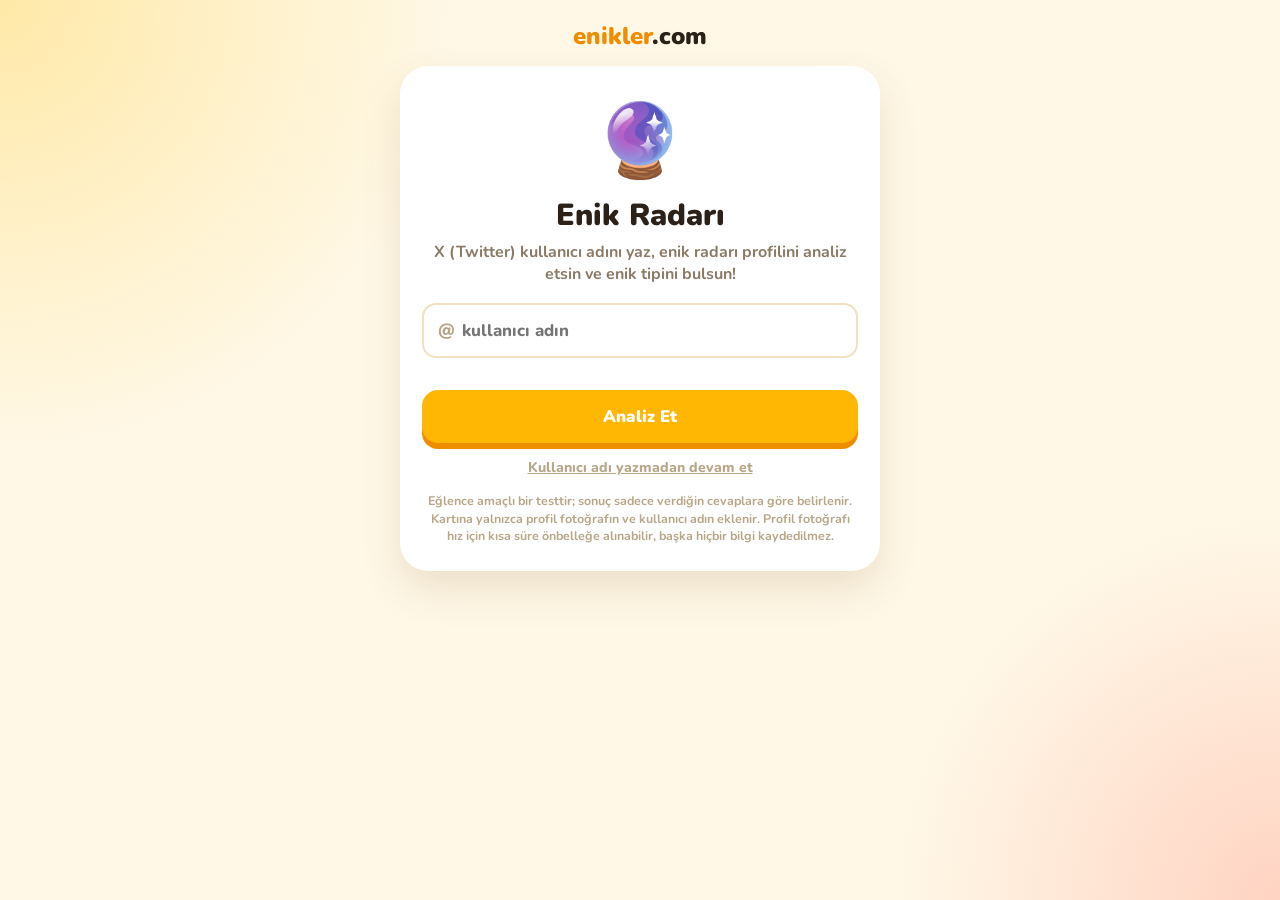
<file: enik-radari.html>
<!DOCTYPE html>
<html lang="tr">
<head>
  <!-- Google tag (gtag.js) -->
<!-- Google tag (gtag.js) -->
<script async src="https://www.googletagmanager.com/gtag/js?id=G-CCZH5RWPMD"></script>
<script>
  window.dataLayer = window.dataLayer || [];
  function gtag(){dataLayer.push(arguments);}
  gtag('js', new Date());

  gtag('config', 'G-CCZH5RWPMD');
</script>
<meta charset="UTF-8">
<meta name="viewport" content="width=device-width, initial-scale=1, viewport-fit=cover">
<meta name="theme-color" content="#FFF4D6">
<title>Hangi Enik Tipisin? | enikler.com</title>
<meta name="description" content="X kullanıcı adını yaz, enik radarı seni analiz etsin, enik tipini öğren ve kartını paylaş!">
<link href="https://fonts.googleapis.com/css2?family=Nunito:wght@400;700;800;900&display=swap" rel="stylesheet">
<style>
  :root { --accent:#FFB703; --accent-d:#F08C00; --ink:#2B2118; }
  * { box-sizing:border-box; -webkit-tap-highlight-color:transparent; }
  body { margin:0; min-height:100dvh; font-family:'Nunito',system-ui,sans-serif; color:var(--ink);
    background:radial-gradient(60vmax 60vmax at 0% 0%,#FFE9A8 0%,transparent 60%),radial-gradient(50vmax 50vmax at 100% 100%,#FFD3C2 0%,transparent 60%),#FFF8E7;
    display:flex; justify-content:center; padding:20px 16px 40px; }
  main { width:100%; max-width:480px; }
  .logo { text-align:center; font-weight:900; font-size:1.5rem; color:var(--accent-d); margin-bottom:14px; text-decoration:none; display:block; }
  .logo span { color:var(--ink); }
  .panel { background:#fff; border-radius:28px; padding:26px 22px; box-shadow:0 18px 40px rgba(120,80,20,.14); text-align:center; }
  .hidden { display:none !important; }
  h1 { font-size:1.9rem; font-weight:900; margin:8px 0; line-height:1.15; }
  p.sub { color:#8a7a66; font-weight:700; margin:0 0 18px; }
  p.fine { color:#b8a688; font-size:.78rem; font-weight:700; margin:14px 0 0; line-height:1.4; }
  .big { font-size:4.5rem; }
  .nick { position:relative; margin-bottom:6px; }
  .nick b { position:absolute; left:16px; top:50%; transform:translateY(-52%); font-weight:900; color:#b8a688; font-size:1.1rem; }
  input[type=text] { width:100%; padding:14px 16px 14px 38px; font:800 1.05rem 'Nunito',sans-serif; border:2px solid #f0e2c0; border-radius:14px; outline:none; }
  input[type=text]:focus { border-color:var(--accent); }
  #err { color:#d62828; font-weight:800; font-size:.85rem; min-height:1.2em; margin:6px 0 0; }
  .btn { display:block; width:100%; background:var(--accent); color:#fff; border:0; border-radius:16px; padding:15px; font:900 1.05rem 'Nunito',sans-serif; cursor:pointer; text-decoration:none; margin-top:10px; box-shadow:0 6px 0 var(--accent-d); }
  .btn:active { transform:translateY(3px); box-shadow:0 3px 0 var(--accent-d); }
  .btn.alt { background:#fff; color:var(--ink); box-shadow:0 0 0 2px #eee inset; }
  .link { background:none; border:0; color:#b8a688; font:800 .88rem 'Nunito',sans-serif; cursor:pointer; margin-top:14px; text-decoration:underline; }
  .av { width:96px; height:96px; border-radius:50%; margin:0 auto 10px; background:#FFF1CC; display:grid; place-items:center; font-size:3rem; overflow:hidden; border:4px solid var(--accent); }
  .av img { width:100%; height:100%; object-fit:cover; }
  #lname { font-weight:900; font-size:1.2rem; margin-bottom:16px; }
  .prog { height:10px; background:#f3e8cc; border-radius:99px; overflow:hidden; margin-bottom:18px; }
  .prog i { display:block; height:100%; width:0; background:linear-gradient(90deg,var(--accent),#FF7B54); transition:width .4s linear; }
  #lmsg { font-weight:800; color:#8a7a66; min-height:2.6em; }
  .who { display:flex; align-items:center; justify-content:center; gap:8px; font-weight:800; font-size:.85rem; color:#8a7a66; margin-bottom:12px; }
  .who img { width:26px; height:26px; border-radius:50%; object-fit:cover; }
  .qn { font-weight:800; color:#b8a688; font-size:.9rem; }
  h2 { font-size:1.45rem; margin:10px 0 22px; line-height:1.3; min-height:5em; display:flex; align-items:center; justify-content:center; }
  .scale { display:flex; justify-content:space-between; gap:8px; }
  .scale button { flex:1; aspect-ratio:1; max-width:64px; border-radius:50%; border:3px solid #f3e3b8; background:#FFFBEF; font:900 1.1rem 'Nunito',sans-serif; color:var(--ink); cursor:pointer; transition:.12s; }
  .scale button:hover { border-color:var(--accent); }
  .scale button.pick { background:var(--accent); color:#fff; border-color:var(--accent); transform:scale(1.1); }
  .ends { display:flex; justify-content:space-between; font-size:.8rem; font-weight:800; color:#b8a688; margin-top:10px; }
  .back { background:none; border:0; color:#b8a688; font:800 .9rem 'Nunito',sans-serif; cursor:pointer; margin-top:16px; }
  canvas { width:100%; height:auto; border-radius:20px; box-shadow:0 10px 26px rgba(0,0,0,.15); display:block; }
  .mix { text-align:left; margin-bottom:6px; }
  .mix h3 { margin:0 0 12px; text-align:center; font-size:1.05rem; }
  .row { display:grid; grid-template-columns:130px 1fr 42px; gap:8px; align-items:center; font-weight:800; font-size:.88rem; margin-bottom:8px; }
  .row .b { height:10px; background:#f3e8cc; border-radius:99px; overflow:hidden; }
  .row .b i { display:block; height:100%; background:linear-gradient(90deg,var(--accent),#FF7B54); border-radius:99px; }
  .row b { text-align:right; color:#8a7a66; }
</style>
</head>
<body>
<main>
  <a class="logo" href="index.html">enikler<span>.com</span></a>

  <!-- 1. Kullanıcı adı -->
  <section class="panel" id="intro">
    <div class="big">🔮</div>
    <h1>Enik Radarı</h1>
    <p class="sub">X (Twitter) kullanıcı adını yaz, enik radarı profilini analiz etsin ve enik tipini bulsun!</p>
    <div class="nick"><b>@</b><input type="text" id="nick" maxlength="40" placeholder="kullanıcı adın" autocomplete="off" autocapitalize="none" spellcheck="false"></div>
    <div id="err"></div>
    <button class="btn" id="start">Analiz Et</button>
    <button class="link" id="skip">Kullanıcı adı yazmadan devam et</button>
    <p class="fine">Eğlence amaçlı bir testtir; sonuç sadece verdiğin cevaplara göre belirlenir. Kartına yalnızca profil fotoğrafın ve kullanıcı adın eklenir. Profil fotoğrafı hız için kısa süre önbelleğe alınabilir, başka hiçbir bilgi kaydedilmez.</p>
  </section>

  <!-- 2. Yükleniyor -->
  <section class="panel hidden" id="load">
    <div class="av" id="lav">🐾</div>
    <div id="lname"></div>
    <div class="prog"><i id="lbar"></i></div>
    <div id="lmsg"></div>
  </section>

  <!-- 3. Sorular -->
  <section class="panel hidden" id="quiz">
    <div class="who hidden" id="who"><img id="whoimg" alt=""><span id="whotxt"></span></div>
    <div class="prog"><i id="bar" style="transition:width .3s"></i></div>
    <div class="qn" id="qn"></div>
    <h2 id="qtext"></h2>
    <div class="scale" id="scale"></div>
    <div class="ends"><span>Hiç katılmıyorum</span><span>Tamamen katılıyorum</span></div>
    <button class="back" id="back">← Geri</button>
  </section>

  <!-- 4. Sonuç -->
  <section class="hidden" id="result">
    <canvas id="cv"></canvas>
    <div class="panel" style="margin-top:16px">
      <div class="mix"><h3>Enik karışımın</h3><div id="mix"></div></div>
      <button class="btn" id="download">📥 Kartı İndir</button>
      <button class="btn alt" id="share">📤 Paylaş</button>
      <button class="btn alt" id="again">🔄 Tekrar Dene</button>
      <a class="btn alt" href="index.html">🐾 Eniklere Göz At</a>
      <p class="fine">Eğlence amaçlıdır. Sonuç, verdiğin cevaplara göre belirlenir.</p>
    </div>
  </section>
</main>

<script>
/* ================= AYARLAR ================= */
// photo: uploads/ klasöründeki enik fotoğrafı. Yüklenemezse emoji (e) gösterilir.
const TYPES = [
  { short:'Uykucu', e:'😴', title:'Uykucu Enik', c1:'#8E9EFF', c2:'#C8B6FF', photo:'uykucu.png',
    desc:'Yatak senin kalen, battaniye zırhın. Beynin çoğu zaman uyku modunda ve bundan hiç şikayetçi değilsin. Acele işe şeytan karışır diye yaşıyorsun!',
    traits:['Sakin','Rahat','Şekerlemeci'] },
  { short:'Mahcup', e:'🙈', title:'Mahcup Enik', c1:'#FF8FA3', c2:'#FFC2A1', photo:'mahcup.png',
    desc:'İnecek var demeye çekinip fazladan durak gidenlerdensin. Kendini fazla yük sanırsın ama herkes seni yanında görmekten mutlu. Utangaç ve tatlısın!',
    traits:['Utangaç','Nazik','Tatlı'] },
  { short:'Bahtı Sikik', e:'🌧️', title:'Bahtı Sikik Enik', c1:'#5C6B8A', c2:'#2F3B5C', photo:'bahtikara.png',
    desc:'Şansın seninle küs. Çölde su arasan tuz gölü çıkıyor ama sen her seferinde ayağa kalkıp yoluna devam ediyorsun. Enik yine de çok güzel!',
    traits:['Dirençli','Komik','Sabırlı'] },
  { short:'Beyni Bomboş', e:'🥴', title:'Beyni Bomboş Enik', c1:'#9BE15D', c2:'#00C9A7', photo:'beynibombos.png',
    desc:'Şu an kafanın içinde sadece rüzgar esiyor. Telefonu elinde tutup neye bakacağını unutuyorsun ve bu seni çok özel yapıyor. Hayat soru sorsa cevabın hazır: Hı?',
    traits:['Dalgın','Özgür','Tahmin edilemez'] },
  { short:'Üzgün', e:'😢', title:'Üzgün Enik', c1:'#6BA8D6', c2:'#8E7CC3', photo:'uzgun.png',
    desc:'Gece üçte eski dertler seni buluyor, en mutlu anında bile içinde bir şüphe var. Ama hüznün bile sevimli. Sana sarılmak isteyen çok enik var!',
    traits:['Duygusal','Derin','Sevgi dolu'] },
  { short:'Diva', e:'👑', title:'Aşko Kuşko Diva Enik', c1:'#FF7EB6', c2:'#FFC4E1', photo:'diva.jpg',
    desc:'Taç takılı, tırnaklar yapılı. Sen yemek yapmazsın, yemeğin sana gelmesine izin verirsin. Pembe kadife koltuk senin tahtın, herkes de hayranın. Slayy!',
    traits:['Havalı','Bakımlı','Prenses'] }
];

// type: TYPES dizisindeki sıra (0 Uykucu, 1 Mahcup, 2 Bahtı Sikik, 3 Beyni Bomboş, 4 Üzgün)
const QUESTIONS = [
  { type:3, text:'Elime telefonu alıp neye bakacağımı saniyesinde unuturum' },
  { type:1, text:'Otobüste "inecek var" demeye çekindiğim için fazladan iki durak giderim' },
  { type:2, text:'Hangi işe heveslenip el atsam elimde kalır, şansım sıfır' },
  { type:5, text:'Divalar yemek yapmaz slayy' },
  { type:0, text:'Ayaktayken, otururken, gözüm açıkken bile beynim uyku modundadır' },
  { type:4, text:'Gece durduk yere eski dertleri hatırlayıp kendi kendimi darlarım' },
  { type:3, text:'Biri bana bir şey anlatırken kafamın içinde sadece zil çalan maymunlar olur' },
  { type:1, text:'Mağazada çalışan "yardımcı olayım" diye yanıma gelince korkudan mağazadan çıkarım' },
  { type:5, text:'Tırnaklarım yapılı değilse evden çıkmam, bakım rutinim ayin gibidir' },
  { type:2, text:'Çölde su arasam karşıma tuz gölü çıkar' },
  { type:0, text:'Gün içindeki tek yaşama sevincim akşam yatağıma kavuşmaktır' },
  { type:4, text:'En mutlu anımda bile "kesin bir terslik çıkacak" tribine girerim' },
  { type:3, text:'"Şifremi unuttum" butonu benim en çok kullandığım buton' },
  { type:0, text:'Yatağa beş dakika uzanayım derim, gözümü açınca saat gece olmuştur' }
];

const SCAN_MSGS = [
  'Profil fotoğrafı koklanıyor 🐽',
  'Tweetlerin ruh hali ölçülüyor 📊',
  'Gece üç paylaşımları taranıyor 🌙',
  'Enik radarı çalışıyor 📡',
  'Sonuçlar paketleniyor 🎁'
];
const CALC_MSGS = ['Cevapların radara yükleniyor 📡', 'Enik tipin belirleniyor 🐾', 'Kartın hazırlanıyor ✨'];

/* ================= YARDIMCILAR ================= */
const $ = id => document.getElementById(id);
const SECTIONS = ['intro', 'load', 'quiz', 'result'];
function show(id) { SECTIONS.forEach(s => $(s).classList.toggle('hidden', s !== id)); scrollTo(0, 0); }
const wait = ms => new Promise(r => setTimeout(r, ms));

function cleanHandle(v) {
  v = (v || '').trim().replace(/^(https?:\/\/)?(www\.|mobile\.)?(x|twitter)\.com\//i, '').split(/[\/?#]/)[0].replace(/^@/, '');
  return /^[A-Za-z0-9_]{1,15}$/.test(v) ? v : '';
}

// Resim yükler; takılırsa 8 sn sonra vazgeçer (null döner)
function loadImg(src, cors) {
  return new Promise(res => {
    const i = new Image();
    if (cors) i.crossOrigin = 'anonymous';
    const t = setTimeout(() => res(null), 8000);
    i.onload = () => { clearTimeout(t); res(i.naturalWidth ? i : null); };
    i.onerror = () => { clearTimeout(t); res(null); };
    i.src = src;
  });
}

// Profil fotoğrafı: önce kendi sunucumuz (avatar.php), olmazsa ücretsiz yedek servisler
async function loadAvatar(h) {
  const e = encodeURIComponent(h);
  return (await loadImg('avatar.php?u=' + e, false))
      || (await loadImg('https://unavatar.io/twitter/' + e + '?fallback=false', true))
      || (await loadImg('https://unavatar.io/x/' + e + '?fallback=false', true));
}

// Enik fotoğrafları (sayfa açılınca arka planda yüklenir)
const typePhotos = {};
TYPES.forEach(t => { typePhotos[t.short] = t.photo ? loadImg('uploads/' + t.photo, false) : Promise.resolve(null); });

let loadTok = 0;
async function runLoading(msgs, total) {
  const tok = loadTok, step = total / msgs.length;
  $('lbar').style.width = '0%';
  for (let i = 0; i < msgs.length; i++) {
    if (tok !== loadTok) return;
    $('lmsg').textContent = msgs[i];
    await wait(30);
    $('lbar').style.width = ((i + 1) / msgs.length * 100) + '%';
    await wait(step);
  }
}

/* ================= AKIŞ ================= */
let handle = '', ppImg = null, idx = 0, answers = [], lastResult = null;

$('start').onclick = () => {
  const raw = $('nick').value.trim();
  const h = cleanHandle(raw);
  if (!raw || !h) { $('err').textContent = 'Geçerli bir kullanıcı adı yaz (harf, rakam ve _ kullanılabilir).'; return; }
  $('err').textContent = ''; begin(h);
};
$('skip').onclick = () => begin('');
$('nick').addEventListener('keydown', e => { if (e.key === 'Enter') $('start').click(); });

async function begin(h) {
  handle = h; ppImg = null; idx = 0; answers = [];
  show('load');
  $('lname').textContent = h ? '@' + h : 'Misafir enik';
  $('lav').textContent = '🐾';

  const tok = ++loadTok;
  const ppP = h ? loadAvatar(h) : Promise.resolve(null);
  const anim = runLoading(SCAN_MSGS, 4500);
  const img = await ppP;
  if (h && !img) {                       // fotoğraf bulunamadı: hesap yok ya da yazım hatası
    loadTok++;
    show('intro');
    $('err').textContent = '@' + h + ' bulunamadı. Kullanıcı adını kontrol edip tekrar dene.';
    return;
  }
  ppImg = img;
  if (img) { $('lav').innerHTML = ''; const im = document.createElement('img'); im.src = img.src; im.alt = ''; $('lav').appendChild(im); }
  await anim;
  if (tok !== loadTok) return;
  $('lmsg').textContent = 'Analiz tamam ✅ Sonucu netleştirmek için ' + QUESTIONS.length + ' ekstra soru var!';
  await wait(1500);

  if (handle) {
    $('who').classList.remove('hidden'); $('whotxt').textContent = '@' + handle;
    $('whoimg').classList.toggle('hidden', !ppImg); if (ppImg) $('whoimg').src = ppImg.src;
  } else $('who').classList.add('hidden');
  show('quiz'); renderQ();
}

function renderQ() {
  $('bar').style.width = (idx / QUESTIONS.length * 100) + '%';
  $('qn').textContent = 'Ekstra soru ' + (idx + 1) + ' / ' + QUESTIONS.length;
  $('qtext').textContent = QUESTIONS[idx].text;
  $('back').style.visibility = idx ? 'visible' : 'hidden';
  const box = $('scale'); box.innerHTML = '';
  for (let v = 0; v < 5; v++) {
    const b = document.createElement('button');
    b.textContent = v + 1;
    if (answers[idx] === v) b.classList.add('pick');
    b.onclick = () => {
      answers[idx] = v; b.classList.add('pick');
      setTimeout(() => { idx++; idx < QUESTIONS.length ? renderQ() : finish(); }, 160);
    };
    box.appendChild(b);
  }
}
$('back').onclick = () => { if (idx > 0) { idx--; renderQ(); } };

async function finish() {
  $('bar').style.width = '100%';
  show('load');
  $('lname').textContent = handle ? '@' + handle : 'Misafir enik';
  runLoading(CALC_MSGS, 3000);          // ekranda dönsün
  await wait(3300);

  // Her tipte soru sayısı farklı olabilir, o yüzden yüzdeyle karşılaştırılır
  const sc = TYPES.map(() => 0), cnt = TYPES.map(() => 0);
  QUESTIONS.forEach((q, i) => { sc[q.type] += answers[i] || 0; cnt[q.type]++; });
  const pct = sc.map((s, i) => cnt[i] ? s / (cnt[i] * 4) : 0);
  const order = pct.map((p, i) => [p, i, Math.random()]).sort((a, b) => b[0] - a[0] || b[2] - a[2]);
  lastResult = TYPES[order[0][1]];

  const mix = $('mix'); mix.innerHTML = '';
  order.forEach(([p, i]) => {
    const v = Math.round(p * 100), row = document.createElement('div');
    row.className = 'row';
    row.innerHTML = '<span></span><div class="b"><i></i></div><b></b>';
    row.children[0].textContent = TYPES[i].e + ' ' + TYPES[i].short;
    row.querySelector('i').style.width = v + '%';
    row.children[2].textContent = '%' + v;
    mix.appendChild(row);
  });

  show('result');
  drawCard(lastResult);
}

/* ================= SONUÇ KARTI (canvas) ================= */
const cv = $('cv');
const SITE_PATH = '/enik-radari';
const SITE_LINK = location.host + SITE_PATH;         

function rr(x, px, py, w, h, r) {
  x.beginPath(); x.moveTo(px + r, py);
  x.arcTo(px + w, py, px + w, py + h, r); x.arcTo(px + w, py + h, px, py + h, r);
  x.arcTo(px, py + h, px, py, r); x.arcTo(px, py, px + w, py, r); x.closePath();
}
function wrap(x, text, maxW) {
  const words = text.split(' '), lines = []; let line = '';
  words.forEach(w => {
    const t = line ? line + ' ' + w : w;
    if (x.measureText(t).width > maxW && line) { lines.push(line); line = w; } else line = t;
  });
  if (line) lines.push(line);
  return lines;
}
const EMOJI_FONT = '"Apple Color Emoji","Segoe UI Emoji","Noto Color Emoji",sans-serif';

function coverCircle(x, img, cx, cy, r) {
  x.save(); x.beginPath(); x.arc(cx, cy, r, 0, Math.PI * 2); x.closePath(); x.clip();
  const s = Math.max(r * 2 / img.width, r * 2 / img.height);
  x.drawImage(img, cx - img.width * s / 2, cy - img.height * s / 2, img.width * s, img.height * s);
  x.restore();
}

async function drawCard(t) {
  await Promise.all([document.fonts.load('900 60px Nunito'), document.fonts.load('700 40px Nunito'), document.fonts.load('800 40px Nunito')]);
  const typeImg = await typePhotos[t.short];
  const W = 1080, H = 1350; cv.width = W; cv.height = H;
  const x = cv.getContext('2d');
  x.textAlign = 'center'; x.textBaseline = 'alphabetic';

  const g = x.createLinearGradient(0, 0, W, H);
  g.addColorStop(0, t.c1); g.addColorStop(1, t.c2);
  x.fillStyle = g; x.fillRect(0, 0, W, H);
  x.fillStyle = 'rgba(255,255,255,.96)'; rr(x, 60, 60, W - 120, H - 120, 56); x.fill();

  x.fillStyle = '#b8a688'; x.font = '800 34px Nunito'; x.fillText('ENİK RADARI SONUCU', W / 2, 150);

  // Rozet: kullanıcı pp'si ortada, enik fotoğrafı sağ altta. pp yoksa enik fotoğrafı ortada.
  const cx = W / 2, cy = 410, R = 190;

  const ring = (px, py, r) => { x.lineWidth = 12; x.strokeStyle = t.c1; x.beginPath(); x.arc(px, py, r, 0, Math.PI * 2); x.stroke(); };
  const putEmoji = (px, py, size) => { x.font = size + 'px ' + EMOJI_FONT; x.fillStyle = '#000'; x.textBaseline = 'middle'; x.fillText(t.e, px, py + size * 0.04); x.textBaseline = 'alphabetic'; };
  if (ppImg) {
    // yan yana: solda kullanıcının pp'si, sağda enik tipi
    const r = 150, lx = cx - 170, rx = cx + 170;
    x.fillStyle = t.c1 + '33';
    x.beginPath(); x.arc(lx, cy, r, 0, Math.PI * 2); x.fill();
    x.beginPath(); x.arc(rx, cy, r, 0, Math.PI * 2); x.fill();
    coverCircle(x, ppImg, lx, cy, r); ring(lx, cy, r);
    if (typeImg) coverCircle(x, typeImg, rx, cy, r); else putEmoji(rx, cy, 150);
    ring(rx, cy, r);
  } else {
    x.beginPath(); x.arc(cx, cy, R, 0, Math.PI * 2); x.fillStyle = t.c1 + '33'; x.fill();
    if (typeImg) coverCircle(x, typeImg, cx, cy, R); else putEmoji(cx, cy, 230);
    ring(cx, cy, R);
  }

  // Başlıklar
  x.fillStyle = '#8a7a66'; x.font = '800 44px Nunito';
  x.fillText(handle ? '@' + handle + ', sen bir' : 'Sen bir', W / 2, 705);
  x.fillStyle = '#2B2118'; let fs = 92; x.font = '900 ' + fs + 'px Nunito';
  while (x.measureText(t.title).width > 880 && fs > 50) { fs -= 4; x.font = '900 ' + fs + 'px Nunito'; }
  x.fillText(t.title, W / 2, 805);

  x.fillStyle = '#5a4a3a'; x.font = '700 38px Nunito';
  wrap(x, t.desc, 800).slice(0, 4).forEach((l, i) => x.fillText(l, W / 2, 890 + i * 54));

  x.font = '800 32px Nunito';
  const pad = 28, gap = 16, widths = t.traits.map(s => x.measureText(s).width + pad * 2);
  let px = (W - (widths.reduce((a, b) => a + b, 0) + gap * (t.traits.length - 1))) / 2;
  t.traits.forEach((s, i) => {
    x.fillStyle = t.c1 + '2E'; rr(x, px, 1112, widths[i], 64, 32); x.fill();
    x.fillStyle = '#2B2118'; x.fillText(s, px + widths[i] / 2, 1155);
    px += widths[i] + gap;
  });

  x.fillStyle = '#b8a688'; x.font = '700 30px Nunito';
  x.fillText('Sen hangi enik tipisin? Radara gir:', W / 2, 1225);
  x.fillStyle = '#F08C00'; x.font = '900 42px Nunito';
  x.fillText(SITE_LINK, W / 2, 1275);
}

const fileName = () => 'enik-' + (lastResult ? lastResult.short.toLowerCase().replace(/[^a-zçğıöşü]+/g, '-') : 'kart') + '.png';
const getBlob = () => new Promise(res => cv.toBlob(res, 'image/png'));

$('download').onclick = async () => {
  const blob = await getBlob(), a = document.createElement('a');
  a.href = URL.createObjectURL(blob); a.download = fileName(); a.click();
  setTimeout(() => URL.revokeObjectURL(a.href), 2000);
};

$('share').onclick = async () => {
  const blob = await getBlob();
  const file = new File([blob], fileName(), { type: 'image/png' });
  const text = (handle ? '@' + handle + ' ' : 'Ben ') + lastResult.title + ' çıktım! Sen hangi enik tipisin? ' + location.origin;
  try {
    if (navigator.canShare && navigator.canShare({ files: [file] })) await navigator.share({ files: [file], text });
    else if (navigator.share) await navigator.share({ text, url: location.origin });
    else $('download').click();
  } catch (e) { /* kullanıcı vazgeçti */ }
};

$('again').onclick = () => { $('nick').value = ''; show('intro'); };
</script>
</body>
</html>
</file>
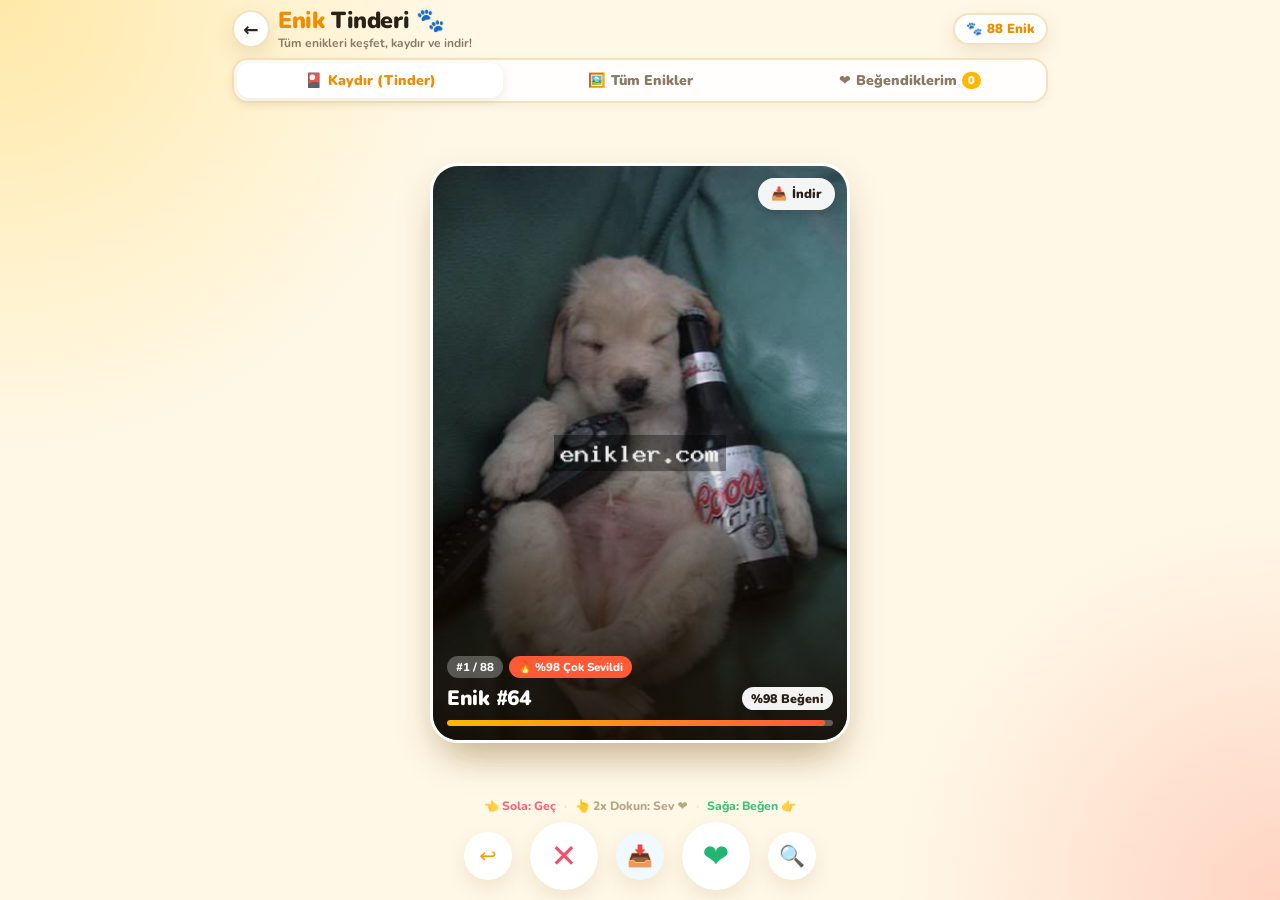
<file: enik-tinderi.html>
<!DOCTYPE html>
<html lang="tr">
<head>
<!-- Google tag (gtag.js) -->
<script async src="https://www.googletagmanager.com/gtag/js?id=G-CCZH5RWPMD"></script>
<script>
  window.dataLayer = window.dataLayer || [];
  function gtag(){dataLayer.push(arguments);}
  gtag('js', new Date());
  gtag('config', 'G-CCZH5RWPMD');
</script>
<meta charset="UTF-8">
<meta name="viewport" content="width=device-width, initial-scale=1, maximum-scale=1, user-scalable=no, viewport-fit=cover">
<meta name="theme-color" content="#FFF4D6">
<title>Enik Tinderi & Galeri | enikler.com</title>
<meta name="description" content="Sevimli enikleri sağa kaydırarak beğen, bütün enik fotoğraflarını incele ve cihazına hemen indir!">
<link href="https://fonts.googleapis.com/css2?family=Nunito:wght@400;600;700;800;900&display=swap" rel="stylesheet">
<style>
  :root {
    --accent: #FFB703;
    --accent-d: #F08C00;
    --ink: #2B2118;
    --muted: #8a7a66;
    --soft: #b8a688;
    --line: #f2e2be;
    --card-bg: #FFFFFF;
    --like: #22B573;
    --like-bg: #E8F8F0;
    --nope: #F0506E;
    --nope-bg: #FEECEF;
    --blue: #2A9D8F;
    --blue-bg: #E7F6F5;
    --shadow: 0 8px 20px rgba(120,80,20,.12);
    --shadow-lg: 0 16px 36px rgba(120,80,20,.2);
    --radius-lg: 26px;
    --radius-md: 16px;
    --radius-sm: 10px;
  }

  * {
    box-sizing: border-box;
    -webkit-tap-highlight-color: transparent;
  }

  html, body {
    margin: 0; padding: 0; height: 100%;
    font-family: 'Nunito', system-ui, -apple-system, sans-serif;
    color: var(--ink);
    background:
      radial-gradient(60vmax 60vmax at 0% 0%, #FFE9A8 0%, transparent 60%),
      radial-gradient(50vmax 50vmax at 100% 100%, #FFD3C2 0%, transparent 60%),
      #FFF8E7;
    background-attachment: fixed;
    user-select: none;
    -webkit-user-select: none;
    overscroll-behavior-y: contain;
  }

  body {
    display: flex; flex-direction: column;
    min-height: 100vh;
    min-height: 100dvh;
    padding: env(safe-area-inset-top, 0px) 0 env(safe-area-inset-bottom, 0px);
  }

  button, input { font-family: inherit; }
  :focus-visible { outline: 3px solid var(--accent); outline-offset: 2px; }

  /* ================= ÜST BİLGİ / HEADER ================= */
  header {
    flex: none; position: relative;
    padding: 8px 12px 6px;
    max-width: 840px; margin: 0 auto; width: 100%;
    display: flex; flex-direction: column; gap: 8px;
    z-index: 20;
  }

  .nav-bar {
    display: flex; align-items: center; justify-content: space-between; gap: 8px;
  }

  .nav-left {
    display: flex; align-items: center; gap: 8px; min-width: 0;
  }

  .btn-round {
    width: 38px; height: 38px; border-radius: 50%; background: #fff;
    border: 2px solid var(--line); box-shadow: var(--shadow);
    display: grid; place-items: center; text-decoration: none;
    color: var(--ink); font-size: 1.15rem; font-weight: 900;
    cursor: pointer; transition: transform .15s, background .15s; flex: none;
    touch-action: manipulation;
  }
  .btn-round:active { transform: scale(.92); }

  .brand-title {
    display: flex; flex-direction: column; line-height: 1.15; min-width: 0;
  }
  .brand-title h1 {
    margin: 0; font-size: clamp(1.15rem, 4vw, 1.45rem);
    font-weight: 900; letter-spacing: -.4px; color: var(--accent-d);
    white-space: nowrap; overflow: hidden; text-overflow: ellipsis;
  }
  .brand-title h1 span { color: var(--ink); }
  .brand-title p {
    margin: 2px 0 0; font-size: .75rem; font-weight: 700; color: var(--muted);
    white-space: nowrap; overflow: hidden; text-overflow: ellipsis;
  }

  .badge-count {
    background: #fff; border: 2px solid var(--line); border-radius: 99px;
    padding: 5px 11px; font-size: clamp(.72rem, 2.5vw, .82rem); font-weight: 800; color: var(--ink);
    box-shadow: var(--shadow); display: flex; align-items: center; gap: 5px;
    white-space: nowrap; flex: none;
  }
  .badge-count span { color: var(--accent-d); font-weight: 900; }

  /* ================= GÖRÜNÜM SEÇİCİ (SEKME BUTONLARI) ================= */
  .view-tabs {
    display: flex; background: rgba(255, 255, 255, 0.85);
    padding: 3px; border-radius: 16px; border: 2px solid var(--line);
    box-shadow: 0 3px 10px rgba(120,80,20,.06); gap: 4px;
    backdrop-filter: blur(10px); -webkit-backdrop-filter: blur(10px);
  }

  .tab-btn {
    flex: 1; border: 0; background: transparent;
    padding: 8px 6px; border-radius: 13px; font-weight: 900;
    font-size: clamp(.76rem, 2.7vw, .88rem); color: var(--muted);
    cursor: pointer; display: flex; align-items: center; justify-content: center;
    gap: 5px; transition: all .2s cubic-bezier(.2,.8,.2,1);
    white-space: nowrap; touch-action: manipulation;
  }
  .tab-btn:hover { color: var(--ink); }
  .tab-btn.active {
    background: #fff; color: var(--accent-d);
    box-shadow: 0 3px 12px rgba(120,80,20,.12);
  }
  .tab-btn .badge-num {
    background: var(--accent); color: #fff; border-radius: 99px;
    padding: 1px 6px; font-size: .7rem; font-weight: 900;
  }

  .tab-text-short { display: none; }
  .tab-text-full { display: inline; }

  @media (max-width: 480px) {
    .tab-text-short { display: inline; }
    .tab-text-full { display: none; }
    header { padding: 6px 10px 4px; gap: 6px; }
    .brand-title p { display: none; }
  }

  /* ================= ANA İÇERİK ================= */
  main {
    flex: 1; display: flex; flex-direction: column; min-height: 0;
    max-width: 900px; margin: 0 auto; width: 100%; position: relative;
  }

  /* ================= 1. BÖLÜM: TİNDER SWİPE ALANI ================= */
  #view-swipe {
    flex: 1; display: flex; flex-direction: column; min-height: 0;
    position: relative; overflow: hidden;
    overscroll-behavior: none;
    touch-action: pan-y;
  }

  .swipe-stage {
    position: relative; flex: 1; min-height: 0;
    margin: 4px 10px 4px;
    display: grid; place-items: center;
    width: calc(100% - 20px);
    max-width: 430px;
    align-self: center;
  }

  .card {
    position: absolute; inset: 0; margin: auto;
    width: 100%; height: 100%;
    max-width: 420px;
    max-height: min(580px, 100%);
    aspect-ratio: 3.2 / 4.4;
    border-radius: clamp(20px, 5vw, 28px);
    background: #fff; overflow: hidden;
    touch-action: none; cursor: grab;
    box-shadow: var(--shadow-lg);
    transform: translate3d(var(--x, 0), var(--y, 0), 0) rotate(var(--r, 0deg)) scale(var(--s, 1));
    transition: transform .32s cubic-bezier(.2,.8,.2,1), opacity .3s ease;
    will-change: transform; border: 3px solid #fff;
  }
  .card.under {
    --s: .94; --y: 14px; z-index: 1; pointer-events: none; opacity: .88;
  }
  .card.under-2 {
    --s: .88; --y: 26px; z-index: 0; pointer-events: none; opacity: .6;
  }
  .card.top { z-index: 3; }
  .card.drag { transition: none; cursor: grabbing; }
  .card.gone { opacity: 0; pointer-events: none; }

  .card-img-wrap {
    width: 100%; height: 100%; position: relative; background: #FFF4D6;
    overflow: hidden;
  }
  .card img {
    width: 100%; height: 100%; object-fit: cover; display: block;
    pointer-events: none; -webkit-user-drag: none;
    transition: transform .3s ease;
  }

  /* Kart üstü gölge ve bilgiler */
  .card-shade {
    position: absolute; inset: auto 0 0 0; height: 50%;
    background: linear-gradient(to top, rgba(20, 10, 0, .88) 0%, rgba(20, 10, 0, .45) 60%, transparent 100%);
    pointer-events: none;
  }

  .card-info {
    position: absolute; left: 14px; right: 14px; bottom: 14px;
    color: #fff; pointer-events: none; z-index: 2;
  }

  .card-tags {
    display: flex; align-items: center; gap: 6px; margin-bottom: 6px; flex-wrap: wrap;
  }
  .tag {
    background: rgba(255, 255, 255, .28); backdrop-filter: blur(4px);
    padding: 3px 9px; border-radius: 99px; font-size: .72rem; font-weight: 800;
  }
  .tag.hot { background: #FF5A36; color: #fff; }
  .tag.liked { background: var(--like); color: #fff; }

  .card-title-row {
    display: flex; align-items: center; justify-content: space-between; gap: 8px;
  }
  .card-title-row b {
    font-size: clamp(1.1rem, 4vw, 1.3rem); font-weight: 900; letter-spacing: -.3px;
  }
  .card-title-row .rate-pill {
    background: rgba(255, 255, 255, .95); color: var(--ink);
    padding: 3px 9px; border-radius: 99px; font-size: .78rem; font-weight: 900;
    box-shadow: 0 3px 8px rgba(0,0,0,.2);
  }

  .rate-bar {
    height: 6px; border-radius: 99px; background: rgba(255,255,255,.3);
    margin-top: 8px; overflow: hidden;
  }
  .rate-bar i {
    display: block; height: 100%; border-radius: 99px;
    background: linear-gradient(90deg, var(--accent), #FF5A36);
  }

  /* Kart içi sağ üst hızlı indirme butonu (Mobil dostu geniş dokunma alanı) */
  .card-quick-dl {
    position: absolute; top: 12px; right: 12px; z-index: 5;
    background: rgba(255, 255, 255, .94); backdrop-filter: blur(8px);
    border: 0; border-radius: 99px; padding: 7px 13px;
    font-weight: 900; font-size: .8rem; color: var(--ink);
    display: flex; align-items: center; gap: 5px; cursor: pointer;
    box-shadow: 0 4px 14px rgba(0,0,0,.2); transition: transform .15s, background .15s;
    touch-action: manipulation;
  }
  .card-quick-dl:hover { transform: scale(1.05); background: #fff; }
  .card-quick-dl:active { transform: scale(.92); }

  /* Kart damgaları (BEĞENDİM / GEÇ) */
  .stamp {
    position: absolute; top: 20px; padding: 5px 14px; border: 3px solid;
    border-radius: 14px; font-weight: 900; font-size: clamp(1.2rem, 5vw, 1.6rem); letter-spacing: 1px;
    opacity: 0; pointer-events: none; background: rgba(255,255,255,.94);
    z-index: 10; box-shadow: 0 6px 20px rgba(0,0,0,.18);
  }
  .stamp.like {
    left: 14px; color: var(--like); border-color: var(--like);
    transform: rotate(-12deg);
  }
  .stamp.nope {
    right: 14px; color: var(--nope); border-color: var(--nope);
    transform: rotate(12deg);
  }

  /* Çift Tıklama Kalp Efekti */
  .double-tap-heart {
    position: absolute; top: 50%; left: 50%;
    transform: translate(-50%, -50%) scale(0);
    font-size: 5rem; z-index: 12; pointer-events: none;
    animation: heartPop .65s ease-out forwards;
    filter: drop-shadow(0 6px 16px rgba(0,0,0,.3));
  }
  @keyframes heartPop {
    0% { transform: translate(-50%, -50%) scale(0); opacity: 0; }
    50% { transform: translate(-50%, -50%) scale(1.25); opacity: 1; }
    75% { transform: translate(-50%, -50%) scale(1); opacity: 0.9; }
    100% { transform: translate(-50%, -50%) scale(1.4); opacity: 0; }
  }

  /* Mobil Kaydırma & İpucu Çubuğu */
  .swipe-hint-bar {
    display: flex; align-items: center; justify-content: center; gap: 8px;
    font-size: clamp(.7rem, 2.4vw, .76rem); font-weight: 800; color: var(--soft);
    padding: 2px 8px; flex: none; text-align: center;
  }
  .swipe-hint-bar .hint-pass { color: var(--nope); opacity: .85; }
  .swipe-hint-bar .hint-like { color: var(--like); opacity: .85; }
  .swipe-hint-bar .hint-dot { color: var(--line); }

  /* Alt Kontrol Butonları (Tinder Aksiyon Çubuğu - Mobilde ASLA Taşmaz) */
  .swipe-actions {
    flex: none; display: flex; align-items: center; justify-content: center;
    gap: clamp(8px, 3.2vw, 18px);
    padding: 6px 12px calc(10px + env(safe-area-inset-bottom, 0px));
    width: 100%; max-width: 440px; margin: 0 auto;
  }

  .action-btn {
    border: 0; border-radius: 50%; cursor: pointer;
    background: #fff; box-shadow: var(--shadow);
    display: grid; place-items: center; transition: transform .18s, box-shadow .18s;
    touch-action: manipulation; -webkit-tap-highlight-color: transparent;
    flex: none;
  }
  .action-btn:hover { transform: scale(1.08); box-shadow: var(--shadow-lg); }
  .action-btn:active { transform: scale(.88); }

  .action-btn.small {
    width: clamp(40px, 11vw, 48px);
    height: clamp(40px, 11vw, 48px);
    font-size: clamp(1.1rem, 3.6vw, 1.3rem);
    color: var(--muted);
  }
  .action-btn.large {
    width: clamp(56px, 15vw, 68px);
    height: clamp(56px, 15vw, 68px);
    font-size: clamp(1.55rem, 5vw, 2rem);
  }
  .action-btn.undo { color: #F59E0B; }
  .action-btn.nope { color: var(--nope); }
  .action-btn.like { color: var(--like); }
  .action-btn.dl { color: #0284C7; background: #F0F9FF; }

  /* Durum kutusu (Yükleniyor / Bitti / Hata) */
  .state-box {
    position: absolute; inset: 0; display: none; flex-direction: column;
    align-items: center; justify-content: center; gap: 12px; text-align: center;
    padding: 20px; z-index: 10; background: rgba(255, 248, 231, .92);
    backdrop-filter: blur(8px); border-radius: var(--radius-lg);
  }
  .state-box.show { display: flex; }
  .state-box .icon { font-size: 3.5rem; animation: float 1.8s infinite ease-in-out; }
  .state-box h3 { margin: 0; font-size: 1.3rem; font-weight: 900; }
  .state-box p { margin: 0; font-size: .88rem; font-weight: 700; color: var(--muted); max-width: 290px; }
  .state-box .btn-row { display: flex; gap: 8px; margin-top: 6px; flex-wrap: wrap; justify-content: center; }

  @keyframes float {
    0%, 100% { transform: translateY(0); }
    50% { transform: translateY(-8px); }
  }

  /* ================= 2. BÖLÜM: BÜTÜN ENİKLER (GALERİ GÖRÜNÜMÜ) ================= */
  #view-gallery {
    display: none; flex-direction: column; padding: 6px 12px 40px;
  }
  #view-gallery.show { display: flex; }

  .gallery-toolbar {
    background: #fff; border-radius: 18px; border: 2px solid var(--line);
    padding: 10px 12px; box-shadow: var(--shadow); margin-bottom: 12px;
    display: flex; flex-direction: column; gap: 8px;
  }
  @media (min-width: 560px) {
    .gallery-toolbar {
      flex-direction: row; align-items: center; justify-content: space-between;
    }
  }

  .gallery-filter-chips {
    display: flex; gap: 6px; overflow-x: auto;
    -webkit-overflow-scrolling: touch; scrollbar-width: none;
    padding-bottom: 2px;
  }
  .gallery-filter-chips::-webkit-scrollbar { display: none; }

  .chip-btn {
    border: 2px solid var(--line); background: #FFFBEF; color: var(--ink);
    border-radius: 99px; padding: 6px 12px; font: 800 .8rem 'Nunito', sans-serif;
    cursor: pointer; transition: all .15s; display: flex; align-items: center; gap: 5px;
    white-space: nowrap; flex: none; touch-action: manipulation;
  }
  .chip-btn:hover { border-color: var(--accent); }
  .chip-btn.active {
    background: var(--accent); border-color: var(--accent); color: #fff;
  }

  .gallery-meta {
    font-size: .8rem; font-weight: 800; color: var(--muted);
    display: flex; align-items: center; justify-content: space-between; gap: 8px;
  }

  .btn-batch-dl {
    background: linear-gradient(135deg, #0284C7, #0369A1);
    color: #fff; border: 0; border-radius: 12px; padding: 7px 12px;
    font-weight: 900; font-size: .8rem; cursor: pointer;
    display: flex; align-items: center; gap: 5px; box-shadow: 0 3px 10px rgba(2, 132, 199, .25);
    transition: transform .15s; touch-action: manipulation; white-space: nowrap;
  }
  .btn-batch-dl:active { transform: scale(.95); }

  /* Fotoğraf Izgarası - Mobilde 2 sütun tertemiz grid */
  .photo-grid {
    display: grid;
    grid-template-columns: repeat(2, 1fr);
    gap: 10px;
  }
  @media (min-width: 520px) {
    .photo-grid { grid-template-columns: repeat(auto-fill, minmax(160px, 1fr)); gap: 12px; }
  }
  @media (min-width: 768px) {
    .photo-grid { grid-template-columns: repeat(auto-fill, minmax(185px, 1fr)); gap: 16px; }
  }
  @media (min-width: 1024px) {
    .photo-grid { grid-template-columns: repeat(4, 1fr); gap: 18px; }
  }

  .grid-card {
    background: #fff; border-radius: 18px; overflow: hidden;
    box-shadow: var(--shadow); border: 2px solid var(--line);
    position: relative; display: flex; flex-direction: column;
    transition: transform .2s cubic-bezier(.2,.8,.2,1), box-shadow .2s;
    cursor: pointer; aspect-ratio: 4 / 5; touch-action: manipulation;
  }
  .grid-card:hover {
    transform: translateY(-3px); box-shadow: var(--shadow-lg);
  }

  .grid-card img {
    width: 100%; height: 100%; object-fit: cover; display: block;
    background: #FFF4D6; transition: transform .3s ease;
  }
  .grid-card:hover img { transform: scale(1.04); }

  .grid-card-overlay {
    position: absolute; inset: auto 0 0 0; padding: 10px 8px;
    background: linear-gradient(to top, rgba(0,0,0,.78) 0%, rgba(0,0,0,.35) 65%, transparent 100%);
    display: flex; align-items: flex-end; justify-content: space-between;
    color: #fff; z-index: 2; pointer-events: none;
  }

  .grid-card-info {
    font-size: .74rem; font-weight: 800; line-height: 1.15;
  }
  .grid-card-info b { font-size: .84rem; display: block; }

  .grid-card-actions {
    display: flex; gap: 5px; pointer-events: auto;
  }

  .grid-action-btn {
    width: 36px; height: 36px; border-radius: 50%;
    background: rgba(255, 255, 255, .94); backdrop-filter: blur(4px);
    border: 0; color: var(--ink); font-size: .95rem; display: grid;
    place-items: center; cursor: pointer; transition: transform .15s, background .15s;
    box-shadow: 0 3px 8px rgba(0,0,0,.2); touch-action: manipulation;
  }
  .grid-action-btn:hover { transform: scale(1.1); background: #fff; }
  .grid-action-btn:active { transform: scale(.9); }
  .grid-action-btn.liked { color: var(--nope); }

  .grid-top-badge {
    position: absolute; top: 8px; left: 8px; z-index: 2;
    background: rgba(0, 0, 0, .6); backdrop-filter: blur(4px);
    color: #fff; padding: 2px 7px; border-radius: 99px; font-size: .68rem; font-weight: 800;
  }

  /* ================= 3. BÖLÜM: BEĞENDİKLERİM GÖRÜNÜMÜ ================= */
  #view-favorites {
    display: none; flex-direction: column; padding: 6px 12px 40px;
  }
  #view-favorites.show { display: flex; }

  .favorites-empty {
    background: #fff; border-radius: var(--radius-lg); border: 2px dashed var(--line);
    padding: 36px 16px; text-align: center; margin-top: 10px;
  }
  .favorites-empty .big-emoji { font-size: 3.5rem; margin-bottom: 8px; }
  .favorites-empty h3 { margin: 0 0 6px; font-size: 1.25rem; font-weight: 900; }
  .favorites-empty p { margin: 0 0 16px; color: var(--muted); font-size: .88rem; font-weight: 700; }

  /* ================= TAM EKRAN FOTOĞRAF MODALI (LİGHTBOX - MOBİL DOSTU) ================= */
  .modal-backdrop {
    position: fixed; inset: 0; background: rgba(15, 8, 3, .85);
    backdrop-filter: blur(10px); -webkit-backdrop-filter: blur(10px);
    z-index: 999; display: none; place-items: center;
    padding: 10px; opacity: 0; transition: opacity .25s ease;
    touch-action: pan-y;
  }
  .modal-backdrop.open { display: grid; opacity: 1; }

  .modal-container {
    background: #fff; width: min(94vw, 480px); border-radius: 24px;
    box-shadow: 0 20px 50px rgba(0,0,0,.4); overflow: hidden;
    position: relative; display: flex; flex-direction: column;
    max-height: 90vh; max-height: 90dvh;
    animation: popUp .28s cubic-bezier(.2,.8,.2,1);
  }

  @keyframes popUp {
    0% { transform: scale(.92); opacity: 0; }
    100% { transform: scale(1); opacity: 1; }
  }

  .modal-img-wrapper {
    position: relative; width: 100%;
    max-height: 52vh; max-height: 52dvh;
    background: #140d07; overflow: hidden;
    display: flex; align-items: center; justify-content: center;
    touch-action: pan-y;
  }
  .modal-img-wrapper img {
    max-width: 100%; max-height: 52vh; max-height: 52dvh;
    object-fit: contain; display: block;
    user-select: none; -webkit-user-drag: none;
  }

  .modal-close-btn {
    position: absolute; top: 10px; right: 10px; z-index: 10;
    width: 38px; height: 38px; border-radius: 50%;
    background: rgba(0, 0, 0, .68); backdrop-filter: blur(4px);
    color: #fff; border: 0; font-size: 1.15rem; font-weight: 900;
    cursor: pointer; display: grid; place-items: center; transition: transform .15s;
    touch-action: manipulation;
  }
  .modal-close-btn:hover { transform: scale(1.1); background: rgba(0, 0, 0, .85); }
  .modal-close-btn:active { transform: scale(.9); }

  .modal-nav-btn {
    position: absolute; top: 50%; transform: translateY(-50%); z-index: 10;
    width: 40px; height: 40px; border-radius: 50%;
    background: rgba(255, 255, 255, .88); backdrop-filter: blur(4px);
    color: var(--ink); border: 0; font-size: 1.35rem; font-weight: 900;
    cursor: pointer; display: grid; place-items: center; box-shadow: 0 4px 12px rgba(0,0,0,.25);
    transition: transform .15s, background .15s; touch-action: manipulation;
  }
  .modal-nav-btn:hover { background: #fff; transform: translateY(-50%) scale(1.08); }
  .modal-nav-btn:active { transform: translateY(-50%) scale(.92); }
  .modal-nav-btn.prev { left: 10px; }
  .modal-nav-btn.next { right: 10px; }

  .modal-body {
    padding: 14px 16px 16px; display: flex; flex-direction: column; gap: 10px;
  }

  .modal-info-row {
    display: flex; align-items: center; justify-content: space-between; gap: 8px;
  }
  .modal-info-row h3 {
    margin: 0; font-size: 1.2rem; font-weight: 900;
  }
  .modal-info-row .pill {
    background: #FFFBEF; border: 2px solid var(--line); border-radius: 99px;
    padding: 3px 10px; font-size: .8rem; font-weight: 800; color: var(--accent-d);
  }

  .modal-rate-stats {
    font-size: .8rem; font-weight: 800; color: var(--muted);
    display: flex; justify-content: space-between; align-items: center;
  }

  .modal-actions {
    display: flex; gap: 8px; align-items: center;
  }

  .btn-modal-dl {
    flex: 1; background: var(--accent); color: #fff; border: 0;
    border-radius: 14px; padding: 12px 14px; font: 900 .95rem 'Nunito', sans-serif;
    cursor: pointer; display: flex; align-items: center; justify-content: center; gap: 6px;
    box-shadow: 0 4px 0 var(--accent-d); transition: transform .15s, box-shadow .15s;
    touch-action: manipulation;
  }
  .btn-modal-dl:active { transform: translateY(2px); box-shadow: 0 2px 0 var(--accent-d); }

  .btn-modal-like {
    width: 48px; height: 48px; border-radius: 14px;
    background: var(--like-bg); border: 2px solid var(--like); color: var(--like);
    font-size: 1.35rem; display: grid; place-items: center; cursor: pointer;
    transition: transform .15s; flex: none; touch-action: manipulation;
  }
  .btn-modal-like:active { transform: scale(.92); }
  .btn-modal-like.active {
    background: var(--like); color: #fff;
  }

  /* ================= BİLDİRİM / TOAST ================= */
  #toast {
    position: fixed; bottom: calc(16px + env(safe-area-inset-bottom, 0px));
    left: 50%; transform: translateX(-50%) translateY(100px);
    background: var(--ink); color: #fff; padding: 10px 18px; border-radius: 99px;
    font-size: .85rem; font-weight: 800; box-shadow: 0 8px 24px rgba(0,0,0,.32);
    z-index: 9999; display: flex; align-items: center; gap: 6px; opacity: 0;
    transition: transform .3s cubic-bezier(.2,.8,.2,1), opacity .3s ease;
    pointer-events: none; white-space: nowrap; max-width: 90vw;
  }
  #toast.show {
    transform: translateX(-50%) translateY(0); opacity: 1;
  }

  /* Standart Butonlar */
  .btn-primary {
    background: var(--accent); color: #fff; border: 0; border-radius: 15px;
    padding: 11px 20px; font: 900 .9rem 'Nunito', sans-serif; cursor: pointer;
    box-shadow: 0 4px 0 var(--accent-d); transition: transform .15s;
    touch-action: manipulation;
  }
  .btn-primary:active { transform: translateY(2px); box-shadow: 0 2px 0 var(--accent-d); }

  .btn-secondary {
    background: #fff; color: var(--ink); border: 2px solid var(--line);
    border-radius: 15px; padding: 11px 20px; font: 900 .9rem 'Nunito', sans-serif;
    cursor: pointer; box-shadow: var(--shadow); transition: transform .15s;
    touch-action: manipulation;
  }
  .btn-secondary:active { transform: scale(.96); }

  .hidden { display: none !important; }

  /* Azaltılmış Hareket */
  @media (prefers-reduced-motion: reduce) {
    .card, .action-btn, .modal-backdrop, .grid-card { transition: none !important; animation: none !important; }
  }
</style>
</head>
<body>

<!-- ================= HEADER ================= -->
<header>
  <div class="nav-bar">
    <div class="nav-left">
      <a class="btn-round" href="/" aria-label="Ana sayfa">←</a>
      <div class="brand-title">
        <h1>Enik <span>Tinderi</span> 🐾</h1>
        <p>Tüm enikleri keşfet, kaydır ve indir!</p>
      </div>
    </div>
    <div class="badge-count" id="headerCount">
      🐾 <span id="totalCountBadge">Yükleniyor...</span>
    </div>
  </div>

  <!-- Sekme Seçici -->
  <div class="view-tabs" role="tablist">
    <button class="tab-btn active" id="tabSwipe" role="tab" aria-selected="true">
      <span>🎴</span>
      <span class="tab-text-full">Kaydır (Tinder)</span>
      <span class="tab-text-short">Kaydır</span>
    </button>
    <button class="tab-btn" id="tabGallery" role="tab" aria-selected="false">
      <span>🖼️</span>
      <span class="tab-text-full">Tüm Enikler</span>
      <span class="tab-text-short">Galeri</span>
    </button>
    <button class="tab-btn" id="tabFavorites" role="tab" aria-selected="false">
      <span>❤️</span>
      <span class="tab-text-full">Beğendiklerim</span>
      <span class="tab-text-short">Favoriler</span>
      <span class="badge-num" id="favBadge">0</span>
    </button>
  </div>
</header>

<main>

  <!-- ================= 1. TİNDER SWİPE ALANI ================= -->
  <section id="view-swipe">
    <div class="swipe-stage" id="stage">
      <!-- Durum Ekranı (Yükleme / Tamamlandı / Hata) -->
      <div class="state-box show" id="swipeState">
        <div class="icon" id="stateIcon">🐾</div>
        <h3 id="stateTitle">Enikler Geliyor...</h3>
        <p id="stateDesc">Birbirinden sevimli enik fotoğrafları hazırlanıyor.</p>
        <div class="btn-row" id="stateButtons"></div>
      </div>
    </div>

    <!-- Mobil / Masaüstü Kullanım İpucu -->
    <div class="swipe-hint-bar">
      <span class="hint-pass">👈 Sola: Geç</span>
      <span class="hint-dot">·</span>
      <span class="hint-tap">👆 2x Dokun: Sev ❤️</span>
      <span class="hint-dot">·</span>
      <span class="hint-like">Sağa: Beğen 👉</span>
    </div>

    <!-- Alt Kontrol Butonları (Mobilde Tam Oturan Ergonomik Çubuk) -->
    <div class="swipe-actions">
      <button class="action-btn small undo" id="btnUndo" aria-label="Geri Al" title="Son kaydırdığını geri al (Z)">↩</button>
      <button class="action-btn large nope" id="btnNope" aria-label="Geç" title="Geç (←)">✕</button>
      <button class="action-btn small dl" id="btnDlCurrent" aria-label="Bu Eniki İndir" title="Bu Eniki İndir (↓)">📥</button>
      <button class="action-btn large like" id="btnLike" aria-label="Beğen" title="Beğen (→)">❤</button>
      <button class="action-btn small" id="btnZoomCurrent" aria-label="Büyüt" title="Büyük Fotoğraf">🔍</button>
    </div>
  </section>

  <!-- ================= 2. TÜM ENİKLER (GALERİ) ALANI ================= -->
  <section id="view-gallery">
    <div class="gallery-toolbar">
      <div class="gallery-filter-chips">
        <button class="chip-btn active" data-sort="popular">🔥 En Sevilenler</button>
        <button class="chip-btn" data-sort="newest">✨ En Yeniler</button>
        <button class="chip-btn" data-sort="random">🎲 Karışık</button>
      </div>

      <div class="gallery-meta">
        <span id="galleryCounter">94 enik</span>
        <button class="btn-batch-dl" id="btnDownloadAll">
          <span>📥</span> Tümünü İndir
        </button>
      </div>
    </div>

    <div class="photo-grid" id="galleryGrid"></div>
  </section>

  <!-- ================= 3. BEĞENDİKLERİM ALANI ================= -->
  <section id="view-favorites">
    <div class="gallery-toolbar" id="favToolbar">
      <div class="gallery-meta">
        <span>❤️ Beğendiğin <b id="favCountText">0</b> enik var</span>
      </div>
      <button class="btn-batch-dl" id="btnDownloadFavs">
        <span>📥</span> Beğendiklerimi İndir
      </button>
    </div>

    <div class="favorites-empty hidden" id="favEmpty">
      <div class="big-emoji">🥺</div>
      <h3>Henüz hiç enik beğenmedin</h3>
      <p>Tinder modunda kartları sağa kaydırarak veya galerideki kalplere tıklayarak favorilerine ekleyebilirsin!</p>
      <button class="btn-primary" id="btnGoSwipe">Hemen Kaydırmaya Başla 🐾</button>
    </div>

    <div class="photo-grid" id="favoritesGrid"></div>
  </section>

</main>

<!-- ================= TAM EKRAN MODAL (LIGHTBOX) ================= -->
<div class="modal-backdrop" id="photoModal" role="dialog" aria-modal="true">
  <div class="modal-container">
    <button class="modal-close-btn" id="modalClose" aria-label="Kapat">✕</button>
    <button class="modal-nav-btn prev" id="modalPrev" aria-label="Önceki">‹</button>
    <button class="modal-nav-btn next" id="modalNext" aria-label="Sonraki">›</button>

    <div class="modal-img-wrapper" id="modalImgWrapper">
      <img id="modalImg" alt="Büyük enik fotoğrafı">
    </div>

    <div class="modal-body">
      <div class="modal-info-row">
        <h3 id="modalTitle">Enik #1</h3>
        <div class="pill" id="modalRatioPill">%98 Sevimlilik</div>
      </div>

      <div class="modal-rate-stats">
        <span id="modalVotes">❤️ 125 Beğeni · ✕ 2 Geç</span>
        <span id="modalDate">enikler.com</span>
      </div>

      <div class="modal-actions">
        <button class="btn-modal-dl" id="modalDlBtn">
          <span>📥</span> Fotoğrafı Cihazına İndir
        </button>
        <button class="btn-modal-like" id="modalLikeBtn" aria-label="Beğen" title="Beğen">
          ❤
        </button>
      </div>
    </div>
  </div>
</div>

<!-- ================= BİLDİRİM KUTUSU (TOAST) ================= -->
<div id="toast">🐾 Enik indiriliyor...</div>

<script>
/* =====================================================================
   ENİK TİNDERİ & GALERİ UYGULAMASI (MOBİL DOSTU)
   ===================================================================== */
const $ = id => document.getElementById(id);

// Haptik Titreşim Desteği (Destekleyen telefonlar için)
function triggerHaptic(duration = 20) {
  if (typeof navigator !== 'undefined' && navigator.vibrate) {
    try { navigator.vibrate(duration); } catch (e) {}
  }
}

// Durum Değişkenleri
let allEnikler = [];       // API'den gelen tüm enikler listesi
let swipeStack = [];       // Tinder için sırayla kaydırılacak liste
let historyStack = [];     // Geri alma (Undo) için geçmiş
let cardsOnStage = [];     // [{el, data, stackIdx}] aktif sahnede duran DOM kartları
let activeIndex = 0;       // Swipe listesindeki aktif indeks
let modalCurrentEnik = null;
let currentSort = 'popular';

// Mobil dinamik eşik: ekran genişliğine göre optimize edilir
function getSwipeThreshold() {
  return Math.min(Math.max(window.innerWidth * 0.22, 70), 100);
}

// LocalStorage Favoriler Yönetimi
const STORAGE_KEY = 'enikler_liked_ids';
function getLikedIds() {
  try {
    return JSON.parse(localStorage.getItem(STORAGE_KEY) || '[]');
  } catch (e) {
    return [];
  }
}
function saveLikedId(id) {
  const list = getLikedIds();
  if (!list.includes(id)) {
    list.push(id);
    localStorage.setItem(STORAGE_KEY, JSON.stringify(list));
    updateLikedCounter();
  }
}
function removeLikedId(id) {
  let list = getLikedIds();
  list = list.filter(x => x !== id);
  localStorage.setItem(STORAGE_KEY, JSON.stringify(list));
  updateLikedCounter();
}
function isEnikLiked(id) {
  return getLikedIds().includes(id);
}
function updateLikedCounter() {
  const count = getLikedIds().length;
  $('favBadge').textContent = count;
  $('favCountText').textContent = count;
}

// Toast Bildirimi
let toastTimer = null;
function showToast(msg) {
  const t = $('toast');
  t.innerHTML = msg;
  t.classList.add('show');
  clearTimeout(toastTimer);
  toastTimer = setTimeout(() => {
    t.classList.remove('show');
  }, 2400);
}

// Güvenilir Fotoğraf İndirme Fonksiyonu
async function downloadEnikPhoto(imageUrl, id, customName) {
  const filename = customName || `enik-${id || 'foto'}.jpg`;
  showToast('🐾 Enik indiriliyor...');
  triggerHaptic(15);

  try {
    const res = await fetch('uploads/' + imageUrl);
    if (!res.ok) throw new Error('Blob fetch failed');
    const blob = await res.blob();
    const url = URL.createObjectURL(blob);
    const a = document.createElement('a');
    a.href = url;
    a.download = filename;
    document.body.appendChild(a);
    a.click();
    document.body.removeChild(a);
    setTimeout(() => URL.revokeObjectURL(url), 4000);
    showToast(`🐾 <b>${filename}</b> cihazına indi! 🎉`);
  } catch (err) {
    // Sunucu tarafı attachment indirme yedeği
    const a = document.createElement('a');
    a.href = `api.php?action=download&id=${id || 0}&file=${encodeURIComponent(imageUrl)}`;
    a.download = filename;
    document.body.appendChild(a);
    a.click();
    document.body.removeChild(a);
    showToast(`🐾 <b>${filename}</b> indirme başlatıldı! 🐶`);
  }
}

// Toplu İndirme Fonksiyonu
async function downloadBatchPhotos(items, label) {
  if (!items || !items.length) {
    showToast('İndirilecek enik bulunamadı 😿');
    return;
  }
  showToast(`🐾 ${items.length} enik indiriliyor...`);
  let count = 0;
  for (const item of items) {
    await downloadEnikPhoto(item.image_url, item.id);
    count++;
    if (count < items.length) {
      await new Promise(r => setTimeout(r, 700)); // Tarayıcı engellemesini önlemek için bekleme
    }
  }
  showToast(`🎉 Toplam ${count} enik cihazına kaydedildi!`);
}

const FALLBACK_IMAGES = [
  "03d59ebbef15fc64.jpg","06f84bf5956851c0.jpg","09b6af598c5baf60.jpg","0ba5b6bf1255fe42.jpg","0ca43a150bbee469.jpg",
  "11b166f2266e7c0f.jpg","155ebc56e6042c99.jpg","1a24b45f843c5eeb.jpg","1c63085f7af62f26.jpg","1d9f15aea9ce6092.jpg",
  "20289d34759b8d79.jpg","23853e50aecf2ae2.jpg","2419ae0ab2877a52.jpg","26cf04aa242e3120.jpg","26e933eb058e8c35.jpg",
  "35e1c696eddfae88.jpg","37640214e74eb2e6.jpg","396295c0c3b988bc.jpg","3da9904c2e3f9633.jpg","42624c678ba7e956.jpg",
  "43853aa440c11758.jpg","48bebc28a31eb060.jpg","499a52ecb902760c.jpg","56964b0f315c24c7.jpg","586cdedf791391b9.jpg",
  "5baf7b6765338a8c.jpg","6357fd1c1060181a.jpg","649d34b127b01982.jpg","655cab6db6745da2.jpg","66cf7cf396e23be9.jpg",
  "67e3ad3fe0d4107a.jpg","68f883202dbd43bf.jpg","6ac13e62c16c6.jpg","6ac13e90f2081.jpg","6ac13e9a5cef1.jpg",
  "6ac13eff5a9a1.jpg","6ac13f0582281.jpg","6ac13f0dc0714.jpg","6ac13f173028e.jpg","6ac13f1f0d4b4.jpg",
  "6ac13fa0e631a.jpg","6ac13faf8bae6.jpg","6ac13fb5ec9fd.jpg","6ac13fbdd407a.jpg","6ac13fc45df5c.jpg",
  "6ac13fd0b1d2e.jpg","71bd09f265e259bd.jpg","73bdf30f0de5f3cc.jpg","75e6651ef7d82fed.jpg","7a5a173cc67afe41.jpg",
  "81b28b5773802ecc.jpg","8317a5832a0b9acd.jpg","837c2e58faa49b35.jpg","88dda79ef9d03f73.jpg","89bd5e0871b7f877.jpg",
  "8ba286378ea7551b.jpg","8f20227e3d67d0e2.jpg","908fa788cb85dff2.jpg","9a99aca0802a0cec.jpg","9d96a0e0356d670d.jpg",
  "a12e2019d0e193ea.jpg","a5b9fedc5d01ed0d.jpg","aae6f802f1d12923.jpg","aba24ef8d6e5e1fb.jpg","ac10f40c7f6fffea.jpg",
  "ac248fd5b3663b0d.jpg","bd7af87fbeb21eab.jpg","c2e94ff8ee61c12e.jpg","c7bb55d3f4386368.jpg","ca5c9ba1697aa7d1.jpg",
  "ca87874d0c94bbce.jpg","cef1386f8e8c7f71.jpg","cf96a1cdfa48e593.jpg","d0041a866663d743.jpg","da826e6cab33f62c.jpg",
  "db1ed88cd2bf3516.jpg","de8eac47bb97da3f.jpg","diva.jpg","e25dba9090c3438b.jpg","e34734f39d7e40bd.jpg",
  "e52a84e605ee9594.jpg","ed5103c220942c70.jpg","f0cdd329de4feb50.jpg","f26c0fe0cf6a895b.jpg","f5fce440b48660d0.jpg",
  "f64b950118e674cc.jpg","f900e0683dc1b949.jpg","fb3e479c31309136.jpg"
];

/* ================= VERİ YÜKLEME ================= */
async function loadAllEnikler() {
  setSwipeState('loading');
  try {
    const res = await fetch(`api.php?action=get_all&sort=${currentSort}`, { cache: 'no-store' });
    if (!res.ok) throw new Error('API yanıt vermedi');
    const json = await res.json();
    allEnikler = json.data || json.enikler || [];

    if (!allEnikler.length) {
      allEnikler = FALLBACK_IMAGES.map((img, idx) => ({
        id: idx + 1,
        image_url: img,
        likes: Math.floor(Math.random() * 50) + 10,
        dislikes: Math.floor(Math.random() * 3),
        total: 25,
        ratio: 95
      }));
    }

    $('totalCountBadge').textContent = `${allEnikler.length} Enik`;
    $('galleryCounter').textContent = `${allEnikler.length} enik`;
    updateLikedCounter();

    initSwipeStack();
    renderGallery();
  } catch (err) {
    console.warn('API error, using fallback:', err);
    allEnikler = FALLBACK_IMAGES.map((img, idx) => ({
      id: idx + 1,
      image_url: img,
      likes: Math.floor(Math.random() * 50) + 10,
      dislikes: Math.floor(Math.random() * 3),
      total: 25,
      ratio: 95
    }));
    $('totalCountBadge').textContent = `${allEnikler.length} Enik`;
    $('galleryCounter').textContent = `${allEnikler.length} enik`;
    updateLikedCounter();
    initSwipeStack();
    renderGallery();
  }
}

/* ================= 1. TİNDER SWİPE MANTIĞI ================= */
function initSwipeStack() {
  swipeStack = [...allEnikler];
  shuffleArray(swipeStack);
  activeIndex = 0;
  historyStack = [];
  cardsOnStage = [];

  const cards = $('stage').querySelectorAll('.card');
  cards.forEach(c => c.remove());

  fillSwipeCards();
}

function shuffleArray(arr) {
  for (let i = arr.length - 1; i > 0; i--) {
    const j = Math.floor(Math.random() * (i + 1));
    [arr[i], arr[j]] = [arr[j], arr[i]];
  }
}

function setSwipeState(kind) {
  const box = $('swipeState');
  const icon = $('stateIcon');
  const title = $('stateTitle');
  const desc = $('stateDesc');
  const btns = $('stateButtons');
  btns.innerHTML = '';

  if (kind === 'ready') {
    box.classList.remove('show');
    return;
  }
  box.classList.add('show');

  if (kind === 'loading') {
    icon.textContent = '🐾';
    title.textContent = 'Enikler Geliyor...';
    desc.textContent = 'Birbirinden sevimli fotoğraflar yükleniyor.';
  } else if (kind === 'empty') {
    icon.textContent = '🐣';
    title.textContent = 'Henüz Enik Yok';
    desc.textContent = 'Yakında yeni enikler eklenecektir.';
  } else if (kind === 'done') {
    icon.textContent = '🏆';
    title.textContent = 'Bütün Enikleri Gördün!';
    const likedCount = getLikedIds().length;
    desc.innerHTML = `Tebrikler! Toplam <b>${allEnikler.length}</b> enikten <b>${likedCount}</b> tanesini beğendin ❤️`;

    const b1 = document.createElement('button');
    b1.className = 'btn-primary';
    b1.textContent = '❤️ Beğendiklerimi Gör';
    b1.onclick = () => switchTab('favorites');

    const b2 = document.createElement('button');
    b2.className = 'btn-secondary';
    b2.textContent = '🔄 Baştan Kaydır';
    b2.onclick = () => { initSwipeStack(); };

    btns.appendChild(b1);
    btns.appendChild(b2);
  } else if (kind === 'error') {
    icon.textContent = '😿';
    title.textContent = 'Bağlantı Kurulamadı';
    desc.textContent = 'Sunucudan enikler alınamadı. Lütfen tekrar dene.';
    const b = document.createElement('button');
    b.className = 'btn-primary';
    b.textContent = 'Tekrar Dene';
    b.onclick = () => loadAllEnikler();
    btns.appendChild(b);
  }
}

function fillSwipeCards() {
  while (cardsOnStage.length < 3 && activeIndex < swipeStack.length) {
    const data = swipeStack[activeIndex];
    createCardDOM(data, activeIndex);
    activeIndex++;
  }

  if (cardsOnStage.length === 0) {
    setSwipeState('done');
  } else {
    setSwipeState('ready');
    updateCardLayers();
  }
}

function createCardDOM(data, stackIdx) {
  const el = document.createElement('div');
  el.className = 'card';

  const likes = +data.likes || 0;
  const dislikes = +data.dislikes || 0;
  const total = likes + dislikes;
  const ratio = total > 0 ? Math.round((likes / total) * 100) : 100;
  const isLiked = isEnikLiked(data.id);

  el.innerHTML = `
    <div class="card-img-wrap">
      <img src="uploads/${data.image_url}" alt="Sevimli Enik #${data.id}" draggable="false" loading="eager">
      <div class="card-shade"></div>

      <!-- Hızlı İndir Butonu -->
      <button class="card-quick-dl" type="button" aria-label="Bu Eniki İndir" title="Fotoğrafı İndir">
        <span>📥</span> İndir
      </button>

      <!-- Damgalar -->
      <div class="stamp like">BEĞENDİM ❤</div>
      <div class="stamp nope">GEÇ ✕</div>

      <!-- Bilgi Paneli -->
      <div class="card-info">
        <div class="card-tags">
          <span class="tag">#${stackIdx + 1} / ${swipeStack.length}</span>
          ${ratio >= 90 ? '<span class="tag hot">🔥 %' + ratio + ' Çok Sevildi</span>' : ''}
          ${isLiked ? '<span class="tag liked">❤️ Favorin</span>' : ''}
        </div>
        <div class="card-title-row">
          <b>Enik #${data.id}</b>
          <div class="rate-pill">%${ratio} Beğeni</div>
        </div>
        <div class="rate-bar">
          <i style="width:${ratio}%"></i>
        </div>
      </div>
    </div>
  `;

  // İndir butonuna tıklama olayını karta taşımadan dinle
  const dlBtn = el.querySelector('.card-quick-dl');
  dlBtn.addEventListener('pointerdown', e => e.stopPropagation());
  dlBtn.addEventListener('click', e => {
    e.stopPropagation();
    downloadEnikPhoto(data.image_url, data.id);
  });

  // Sahneye ekle
  $('stage').insertBefore(el, $('swipeState'));
  cardsOnStage.push({ el, data, stackIdx });

  bindCardEvents(el, data);
}

function updateCardLayers() {
  cardsOnStage.forEach((c, i) => {
    c.el.classList.toggle('top', i === 0);
    c.el.classList.toggle('under', i === 1);
    c.el.classList.toggle('under-2', i >= 2);
    if (i === 0) {
      c.el.style.setProperty('--x', '0px');
      c.el.style.setProperty('--y', '0px');
      c.el.style.setProperty('--r', '0deg');
      c.el.style.setProperty('--s', '1');
    }
  });
}

// Kart Etkileşimleri (Dokunmatik, Çift Tıklama, Hızlı Fırlatma/Flick)
function bindCardEvents(el, data) {
  let sx = 0, sy = 0, dx = 0, dy = 0, dragging = false;
  let startTime = 0;
  let lastTapTime = 0;

  el.addEventListener('pointerdown', e => {
    if (!cardsOnStage.length || cardsOnStage[0].el !== el) return;
    dragging = true;
    startTime = Date.now();
    sx = e.clientX;
    sy = e.clientY;
    dx = 0;
    dy = 0;
    el.setPointerCapture(e.pointerId);
    el.classList.add('drag');
  });

  el.addEventListener('pointermove', e => {
    if (!dragging) return;
    dx = e.clientX - sx;
    dy = e.clientY - sy;

    el.style.setProperty('--x', dx + 'px');
    el.style.setProperty('--y', (dy * 0.25) + 'px');
    el.style.setProperty('--r', (dx * 0.05) + 'deg');

    const threshold = getSwipeThreshold();
    const progress = Math.min(Math.abs(dx) / threshold, 1);
    const likeStamp = el.querySelector('.stamp.like');
    const nopeStamp = el.querySelector('.stamp.nope');
    if (likeStamp) likeStamp.style.opacity = dx > 0 ? progress : 0;
    if (nopeStamp) nopeStamp.style.opacity = dx < 0 ? progress : 0;
  });

  const onEnd = () => {
    if (!dragging) return;
    dragging = false;
    el.classList.remove('drag');

    const elapsed = Date.now() - startTime;
    const distance = Math.hypot(dx, dy);
    const velocity = Math.abs(dx) / (elapsed || 1);
    const threshold = getSwipeThreshold();

    // 1. Dokunma (Tap) Algılama
    if (distance < 12 && elapsed < 300) {
      const now = Date.now();
      if (now - lastTapTime < 320) {
        // Çift Dokunma: Kalp patlat ve Beğen!
        triggerDoubleTapLike(el, data);
        lastTapTime = 0;
        return;
      }
      lastTapTime = now;
      // Tek dokunma: Modalı aç
      setTimeout(() => {
        if (lastTapTime === now) {
          openModal(data);
        }
      }, 260);
      return;
    }

    // 2. Kaydırma veya Hızlı Fırlatma (Flick) Algılama
    if (Math.abs(dx) > threshold || (velocity > 0.45 && Math.abs(dx) > 35)) {
      swipeVote(dx > 0 ? 1 : -1);
    } else {
      // Merkeze sıfırla
      el.style.setProperty('--x', '0px');
      el.style.setProperty('--y', '0px');
      el.style.setProperty('--r', '0deg');
      const likeStamp = el.querySelector('.stamp.like');
      const nopeStamp = el.querySelector('.stamp.nope');
      if (likeStamp) likeStamp.style.opacity = 0;
      if (nopeStamp) nopeStamp.style.opacity = 0;
    }
    dx = 0; dy = 0;
  };

  el.addEventListener('pointerup', onEnd);
  el.addEventListener('pointercancel', onEnd);
}

// Çift Dokunma Kalp Patlatma
function triggerDoubleTapLike(cardEl, data) {
  triggerHaptic(30);

  const heart = document.createElement('div');
  heart.className = 'double-tap-heart';
  heart.textContent = '❤️';
  cardEl.querySelector('.card-img-wrap').appendChild(heart);
  setTimeout(() => heart.remove(), 700);

  if (!isEnikLiked(data.id)) {
    saveLikedId(data.id);
    data.likes = (+data.likes || 0) + 1;
    showToast('❤️ Çok sevdin! Beğenildi');
    const fd = new FormData();
    fd.append('id', data.id);
    fd.append('type', 'like');
    fetch('api.php?action=vote', { method: 'POST', body: fd }).catch(() => {});
  } else {
    showToast('❤️ Zaten favorilerinde!');
  }
}

function swipeVote(dir) {
  if (!cardsOnStage.length) return;
  const item = cardsOnStage.shift();
  const { el, data } = item;

  // Haptik geri bildirim
  triggerHaptic(dir > 0 ? 25 : 15);

  // Geri alma listesine kaydet
  historyStack.push(item);

  // Uçurma animasyonu
  el.classList.remove('drag');
  el.classList.add('gone');
  const stamp = el.querySelector(dir > 0 ? '.stamp.like' : '.stamp.nope');
  if (stamp) stamp.style.opacity = 1;
  el.style.setProperty('--x', (dir * window.innerWidth * 1.3) + 'px');
  el.style.setProperty('--r', (dir * 28) + 'deg');

  setTimeout(() => el.remove(), 320);

  // Beğeni ise favorilere ekle
  if (dir > 0) {
    saveLikedId(data.id);
    data.likes = (+data.likes || 0) + 1;
    showToast('❤️ Enik beğenildi!');
  } else {
    data.dislikes = (+data.dislikes || 0) + 1;
  }

  // Sunucuya oyu bildir
  const fd = new FormData();
  fd.append('id', data.id);
  fd.append('type', dir > 0 ? 'like' : 'dislike');
  fetch('api.php?action=vote', { method: 'POST', body: fd }).catch(() => {});

  updateCardLayers();
  fillSwipeCards();
}

function undoSwipe() {
  if (!historyStack.length) {
    showToast('Geri alınacak enik yok 🐾');
    return;
  }
  triggerHaptic(15);
  const last = historyStack.pop();

  createCardDOM(last.data, last.stackIdx);
  const newCard = cardsOnStage.pop();
  cardsOnStage.unshift(newCard);

  $('stage').insertBefore(newCard.el, cardsOnStage[1] ? cardsOnStage[1].el : $('swipeState'));
  updateCardLayers();

  showToast('↩ Son enik geri getirildi!');
}

/* ================= 2. GALERİ MANTIĞI ================= */
function renderGallery() {
  const grid = $('galleryGrid');
  grid.innerHTML = '';

  let list = [...allEnikler];
  if (currentSort === 'popular') {
    list.sort((a, b) => {
      const totA = (+a.likes || 0) + (+a.dislikes || 0);
      const totB = (+b.likes || 0) + (+b.dislikes || 0);
      const rA = totA ? (+a.likes / totA) : 0;
      const rB = totB ? (+b.likes / totB) : 0;
      return (rB - rA) || (b.likes - a.likes) || (b.id - a.id);
    });
  } else if (currentSort === 'newest') {
    list.sort((a, b) => b.id - a.id);
  } else if (currentSort === 'random') {
    shuffleArray(list);
  }

  list.forEach(item => {
    const card = createGridCardDOM(item);
    grid.appendChild(card);
  });
}

function createGridCardDOM(item) {
  const el = document.createElement('div');
  el.className = 'grid-card';

  const likes = +item.likes || 0;
  const dislikes = +item.dislikes || 0;
  const total = likes + dislikes;
  const ratio = total > 0 ? Math.round((likes / total) * 100) : 100;
  const isLiked = isEnikLiked(item.id);

  el.innerHTML = `
    <img src="uploads/${item.image_url}" alt="Enik #${item.id}" loading="lazy">
    <div class="grid-top-badge">%${ratio} ❤️</div>
    <div class="grid-card-overlay">
      <div class="grid-card-info">
        <b>Enik #${item.id}</b>
        <span>${likes} beğeni</span>
      </div>
      <div class="grid-card-actions">
        <button class="grid-action-btn ${isLiked ? 'liked' : ''}" data-act="like" aria-label="Beğen" title="Beğen">
          ${isLiked ? '❤️' : '🤍'}
        </button>
        <button class="grid-action-btn" data-act="download" aria-label="İndir" title="Fotoğrafı İndir">
          📥
        </button>
      </div>
    </div>
  `;

  // Kart tıklamasında modal aç
  el.addEventListener('click', e => {
    const actBtn = e.target.closest('.grid-action-btn');
    if (actBtn) {
      e.stopPropagation();
      const act = actBtn.dataset.act;
      if (act === 'download') {
        downloadEnikPhoto(item.image_url, item.id);
      } else if (act === 'like') {
        toggleLikeEnik(item, actBtn);
      }
      return;
    }
    openModal(item);
  });

  return el;
}

function toggleLikeEnik(item, btn) {
  const isLiked = isEnikLiked(item.id);
  triggerHaptic(20);

  if (isLiked) {
    removeLikedId(item.id);
    btn.classList.remove('liked');
    btn.innerHTML = '🤍';
    showToast('Favorilerden kaldırıldı');
  } else {
    saveLikedId(item.id);
    btn.classList.add('liked');
    btn.innerHTML = '❤️';
    showToast('❤️ Favorilere eklendi!');
    const fd = new FormData();
    fd.append('id', item.id);
    fd.append('type', 'like');
    fetch('api.php?action=vote', { method: 'POST', body: fd }).catch(() => {});
  }
  if ($('view-favorites').classList.contains('show')) {
    renderFavorites();
  }
}

/* ================= 3. FAVORİLER MANTIĞI ================= */
function renderFavorites() {
  const grid = $('favoritesGrid');
  const empty = $('favEmpty');
  const toolbar = $('favToolbar');
  grid.innerHTML = '';

  const likedIds = getLikedIds();
  const favItems = allEnikler.filter(x => likedIds.includes(x.id));

  $('favCountText').textContent = favItems.length;

  if (favItems.length === 0) {
    empty.classList.remove('hidden');
    toolbar.classList.add('hidden');
    return;
  }

  empty.classList.add('hidden');
  toolbar.classList.remove('hidden');

  favItems.forEach(item => {
    const card = createGridCardDOM(item);
    grid.appendChild(card);
  });
}

/* ================= MODAL / BÜYÜK GÖRÜNTÜLEYİCİ (DOKUNMATİK KAYDIRMA DESTEKLİ) ================= */
function openModal(item) {
  modalCurrentEnik = item;
  $('modalImg').src = 'uploads/' + item.image_url;
  $('modalTitle').textContent = `Enik #${item.id}`;

  const likes = +item.likes || 0;
  const dislikes = +item.dislikes || 0;
  const total = likes + dislikes;
  const ratio = total > 0 ? Math.round((likes / total) * 100) : 100;

  $('modalRatioPill').textContent = `%${ratio} Sevimlilik`;
  $('modalVotes').textContent = `❤️ ${likes} Beğeni · ✕ ${dislikes} Geç`;

  const isLiked = isEnikLiked(item.id);
  const likeBtn = $('modalLikeBtn');
  likeBtn.classList.toggle('active', isLiked);
  likeBtn.innerHTML = isLiked ? '❤️' : '🤍';

  $('photoModal').classList.add('open');
  document.body.style.overflow = 'hidden';
}

function closeModal() {
  $('photoModal').classList.remove('open');
  document.body.style.overflow = '';
}

function navModal(dir) {
  if (!modalCurrentEnik || !allEnikler.length) return;
  triggerHaptic(12);
  const idx = allEnikler.findIndex(x => x.id === modalCurrentEnik.id);
  if (idx === -1) return;
  let nextIdx = idx + dir;
  if (nextIdx < 0) nextIdx = allEnikler.length - 1;
  if (nextIdx >= allEnikler.length) nextIdx = 0;
  openModal(allEnikler[nextIdx]);
}

$('modalClose').onclick = closeModal;
$('photoModal').onclick = e => {
  if (e.target === $('photoModal')) closeModal();
};
$('modalPrev').onclick = () => navModal(-1);
$('modalNext').onclick = () => navModal(1);

// Modalda Parmakla Sağa/Sola veya Aşağı Kaydırma (Mobil Lightbox Swipe)
(function initModalTouch() {
  let msx = 0, msy = 0, mdx = 0, mdy = 0;
  const wrap = $('modalImgWrapper');

  wrap.addEventListener('touchstart', e => {
    if (e.touches.length === 1) {
      msx = e.touches[0].clientX;
      msy = e.touches[0].clientY;
      mdx = 0; mdy = 0;
    }
  }, { passive: true });

  wrap.addEventListener('touchmove', e => {
    if (e.touches.length === 1) {
      mdx = e.touches[0].clientX - msx;
      mdy = e.touches[0].clientY - msy;
    }
  }, { passive: true });

  wrap.addEventListener('touchend', () => {
    if (Math.abs(mdx) > 55 && Math.abs(mdx) > Math.abs(mdy)) {
      if (mdx > 0) navModal(-1); // Sağa kaydır -> Önceki
      else navModal(1);          // Sola kaydır -> Sonraki
    } else if (mdy > 80 && Math.abs(mdy) > Math.abs(mdx) * 1.5) {
      closeModal();              // Aşağı çek -> Modalı Kapat
    }
    mdx = 0; mdy = 0;
  });
})();

$('modalDlBtn').onclick = () => {
  if (modalCurrentEnik) {
    downloadEnikPhoto(modalCurrentEnik.image_url, modalCurrentEnik.id);
  }
};

$('modalLikeBtn').onclick = () => {
  if (modalCurrentEnik) {
    toggleLikeEnik(modalCurrentEnik, $('modalLikeBtn'));
    const isLiked = isEnikLiked(modalCurrentEnik.id);
    $('modalLikeBtn').innerHTML = isLiked ? '❤️' : '🤍';
    $('modalLikeBtn').classList.toggle('active', isLiked);
  }
};

/* ================= SEKME GEÇİŞLERİ ================= */
function switchTab(tab) {
  triggerHaptic(12);
  const tabs = {
    swipe: { btn: $('tabSwipe'), view: $('view-swipe') },
    gallery: { btn: $('tabGallery'), view: $('view-gallery') },
    favorites: { btn: $('tabFavorites'), view: $('view-favorites') }
  };

  Object.values(tabs).forEach(t => {
    t.btn.classList.remove('active');
    t.btn.setAttribute('aria-selected', 'false');
    if (t.view === $('view-swipe')) {
      t.view.style.display = 'none';
    } else {
      t.view.classList.remove('show');
    }
  });

  const cur = tabs[tab];
  if (cur) {
    cur.btn.classList.add('active');
    cur.btn.setAttribute('aria-selected', 'true');
    if (cur.view === $('view-swipe')) {
      cur.view.style.display = 'flex';
    } else {
      cur.view.classList.add('show');
    }
  }

  if (tab === 'gallery') renderGallery();
  if (tab === 'favorites') renderFavorites();
}

$('tabSwipe').onclick = () => switchTab('swipe');
$('tabGallery').onclick = () => switchTab('gallery');
$('tabFavorites').onclick = () => switchTab('favorites');
$('btnGoSwipe').onclick = () => switchTab('swipe');

/* ================= TİNDER KONTROL BUTONLARI ================= */
$('btnLike').onclick = () => swipeVote(1);
$('btnNope').onclick = () => swipeVote(-1);
$('btnUndo').onclick = undoSwipe;

$('btnDlCurrent').onclick = () => {
  if (cardsOnStage.length) {
    const top = cardsOnStage[0].data;
    downloadEnikPhoto(top.image_url, top.id);
  } else {
    showToast('İndirilecek enik yok 🐾');
  }
};

$('btnZoomCurrent').onclick = () => {
  if (cardsOnStage.length) {
    openModal(cardsOnStage[0].data);
  }
};

/* ================= GALERİ FİLTRE VE TOPLU İNDİRME ================= */
document.querySelectorAll('.gallery-filter-chips .chip-btn').forEach(btn => {
  btn.onclick = () => {
    triggerHaptic(12);
    document.querySelectorAll('.gallery-filter-chips .chip-btn').forEach(b => b.classList.remove('active'));
    btn.classList.add('active');
    currentSort = btn.dataset.sort;
    renderGallery();
  };
});

$('btnDownloadAll').onclick = () => {
  downloadBatchPhotos(allEnikler, 'Tüm');
};

$('btnDownloadFavs').onclick = () => {
  const likedIds = getLikedIds();
  const favItems = allEnikler.filter(x => likedIds.includes(x.id));
  downloadBatchPhotos(favItems, 'Beğenilen');
};

/* ================= KLAVYE KISAYOLLARI (MASAÜSTÜ İÇİN) ================= */
window.addEventListener('keydown', e => {
  // Modal açıkken
  if ($('photoModal').classList.contains('open')) {
    if (e.key === 'Escape') closeModal();
    if (e.key === 'ArrowLeft') navModal(-1);
    if (e.key === 'ArrowRight') navModal(1);
    if (e.key.toLowerCase() === 'd' && modalCurrentEnik) {
      downloadEnikPhoto(modalCurrentEnik.image_url, modalCurrentEnik.id);
    }
    return;
  }

  // Swipe görünümündeyken
  if ($('view-swipe').style.display !== 'none') {
    if (e.key === 'ArrowRight') swipeVote(1);
    if (e.key === 'ArrowLeft') swipeVote(-1);
    if (e.key.toLowerCase() === 'z' || e.key === 'Backspace') undoSwipe();
    if (e.key === 'ArrowDown' || e.key.toLowerCase() === 'd') {
      if (cardsOnStage.length) {
        downloadEnikPhoto(cardsOnStage[0].data.image_url, cardsOnStage[0].data.id);
      }
    }
    if (e.key === ' ' || e.key === 'Enter') {
      if (cardsOnStage.length) {
        e.preventDefault();
        openModal(cardsOnStage[0].data);
      }
    }
  }
});

// Başlat
loadAllEnikler();
</script>
</body>
</html>
</file>
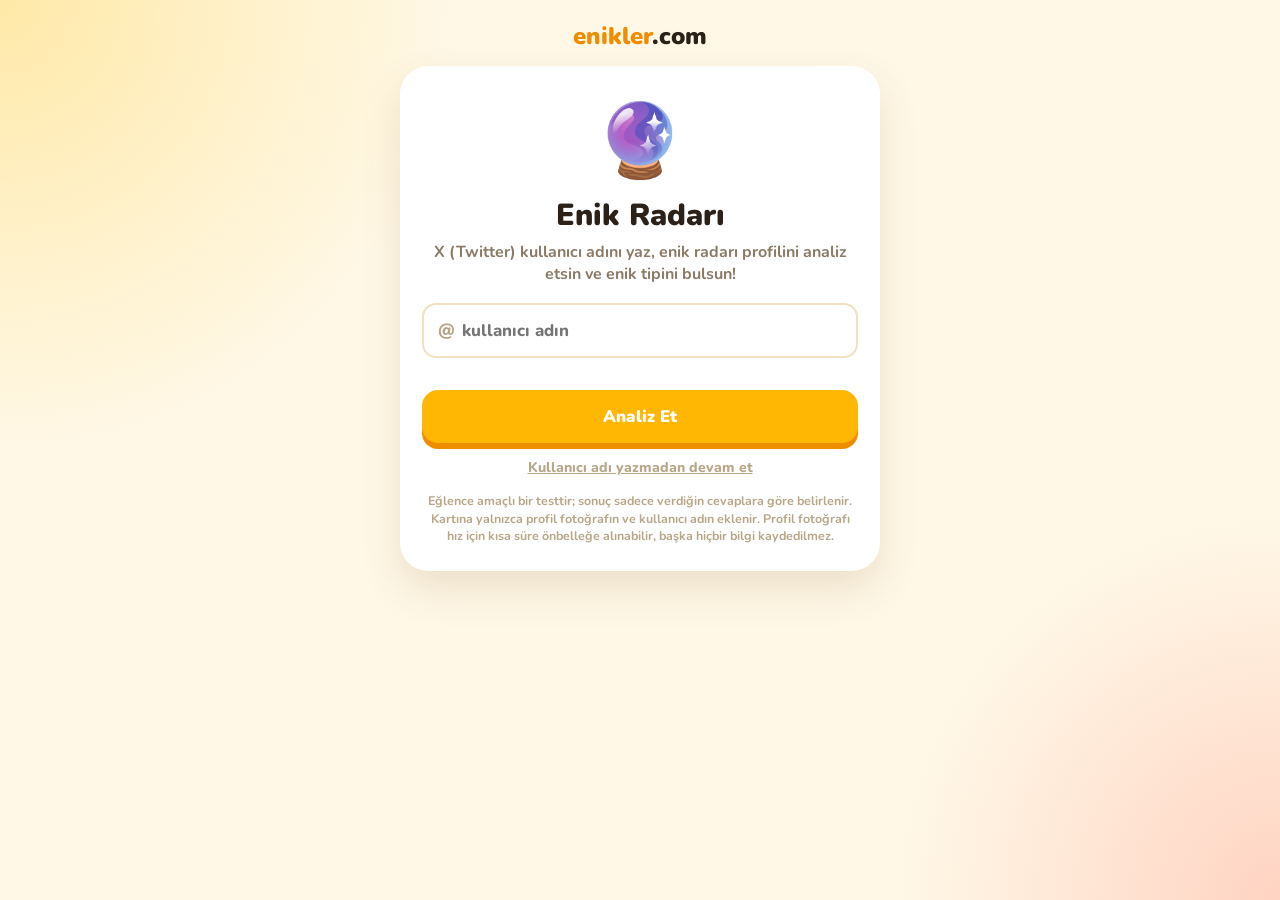
<file: test.html>
<!DOCTYPE html>
<html lang="tr">
<head>
<meta charset="UTF-8">
<meta name="viewport" content="width=device-width, initial-scale=1, viewport-fit=cover">
<meta name="theme-color" content="#FFF4D6">
<title>Hangi Enik Tipisin? | enikler.com</title>
<meta name="description" content="X kullanıcı adını yaz, enik radarı seni analiz etsin, enik tipini öğren ve kartını paylaş!">
<link href="https://fonts.googleapis.com/css2?family=Nunito:wght@400;700;800;900&display=swap" rel="stylesheet">
<style>
  :root { --accent:#FFB703; --accent-d:#F08C00; --ink:#2B2118; }
  * { box-sizing:border-box; -webkit-tap-highlight-color:transparent; }
  body { margin:0; min-height:100dvh; font-family:'Nunito',system-ui,sans-serif; color:var(--ink);
    background:radial-gradient(60vmax 60vmax at 0% 0%,#FFE9A8 0%,transparent 60%),radial-gradient(50vmax 50vmax at 100% 100%,#FFD3C2 0%,transparent 60%),#FFF8E7;
    display:flex; justify-content:center; padding:20px 16px 40px; }
  main { width:100%; max-width:480px; }
  .logo { text-align:center; font-weight:900; font-size:1.5rem; color:var(--accent-d); margin-bottom:14px; text-decoration:none; display:block; }
  .logo span { color:var(--ink); }
  .panel { background:#fff; border-radius:28px; padding:26px 22px; box-shadow:0 18px 40px rgba(120,80,20,.14); text-align:center; }
  .hidden { display:none !important; }
  h1 { font-size:1.9rem; font-weight:900; margin:8px 0; line-height:1.15; }
  p.sub { color:#8a7a66; font-weight:700; margin:0 0 18px; }
  p.fine { color:#b8a688; font-size:.78rem; font-weight:700; margin:14px 0 0; line-height:1.4; }
  .big { font-size:4.5rem; }
  .nick { position:relative; margin-bottom:6px; }
  .nick b { position:absolute; left:16px; top:50%; transform:translateY(-52%); font-weight:900; color:#b8a688; font-size:1.1rem; }
  input[type=text] { width:100%; padding:14px 16px 14px 38px; font:800 1.05rem 'Nunito',sans-serif; border:2px solid #f0e2c0; border-radius:14px; outline:none; }
  input[type=text]:focus { border-color:var(--accent); }
  #err { color:#d62828; font-weight:800; font-size:.85rem; min-height:1.2em; margin:6px 0 0; }
  .btn { display:block; width:100%; background:var(--accent); color:#fff; border:0; border-radius:16px; padding:15px; font:900 1.05rem 'Nunito',sans-serif; cursor:pointer; text-decoration:none; margin-top:10px; box-shadow:0 6px 0 var(--accent-d); }
  .btn:active { transform:translateY(3px); box-shadow:0 3px 0 var(--accent-d); }
  .btn.alt { background:#fff; color:var(--ink); box-shadow:0 0 0 2px #eee inset; }
  .link { background:none; border:0; color:#b8a688; font:800 .88rem 'Nunito',sans-serif; cursor:pointer; margin-top:14px; text-decoration:underline; }
  .av { width:96px; height:96px; border-radius:50%; margin:0 auto 10px; background:#FFF1CC; display:grid; place-items:center; font-size:3rem; overflow:hidden; border:4px solid var(--accent); }
  .av img { width:100%; height:100%; object-fit:cover; }
  #lname { font-weight:900; font-size:1.2rem; margin-bottom:16px; }
  .prog { height:10px; background:#f3e8cc; border-radius:99px; overflow:hidden; margin-bottom:18px; }
  .prog i { display:block; height:100%; width:0; background:linear-gradient(90deg,var(--accent),#FF7B54); transition:width .4s linear; }
  #lmsg { font-weight:800; color:#8a7a66; min-height:2.6em; }
  .who { display:flex; align-items:center; justify-content:center; gap:8px; font-weight:800; font-size:.85rem; color:#8a7a66; margin-bottom:12px; }
  .who img { width:26px; height:26px; border-radius:50%; object-fit:cover; }
  .qn { font-weight:800; color:#b8a688; font-size:.9rem; }
  h2 { font-size:1.45rem; margin:10px 0 22px; line-height:1.3; min-height:5em; display:flex; align-items:center; justify-content:center; }
  .scale { display:flex; justify-content:space-between; gap:8px; }
  .scale button { flex:1; aspect-ratio:1; max-width:64px; border-radius:50%; border:3px solid #f3e3b8; background:#FFFBEF; font:900 1.1rem 'Nunito',sans-serif; color:var(--ink); cursor:pointer; transition:.12s; }
  .scale button:hover { border-color:var(--accent); }
  .scale button.pick { background:var(--accent); color:#fff; border-color:var(--accent); transform:scale(1.1); }
  .ends { display:flex; justify-content:space-between; font-size:.8rem; font-weight:800; color:#b8a688; margin-top:10px; }
  .back { background:none; border:0; color:#b8a688; font:800 .9rem 'Nunito',sans-serif; cursor:pointer; margin-top:16px; }
  canvas { width:100%; height:auto; border-radius:20px; box-shadow:0 10px 26px rgba(0,0,0,.15); display:block; }
  .mix { text-align:left; margin-bottom:6px; }
  .mix h3 { margin:0 0 12px; text-align:center; font-size:1.05rem; }
  .row { display:grid; grid-template-columns:130px 1fr 42px; gap:8px; align-items:center; font-weight:800; font-size:.88rem; margin-bottom:8px; }
  .row .b { height:10px; background:#f3e8cc; border-radius:99px; overflow:hidden; }
  .row .b i { display:block; height:100%; background:linear-gradient(90deg,var(--accent),#FF7B54); border-radius:99px; }
  .row b { text-align:right; color:#8a7a66; }
</style>
</head>
<body>
<main>
  <a class="logo" href="index.html">enikler<span>.com</span></a>

  <!-- 1. Kullanıcı adı -->
  <section class="panel" id="intro">
    <div class="big">🔮</div>
    <h1>Enik Radarı</h1>
    <p class="sub">X (Twitter) kullanıcı adını yaz, enik radarı profilini analiz etsin ve enik tipini bulsun!</p>
    <div class="nick"><b>@</b><input type="text" id="nick" maxlength="40" placeholder="kullanıcı adın" autocomplete="off" autocapitalize="none" spellcheck="false"></div>
    <div id="err"></div>
    <button class="btn" id="start">Analiz Et</button>
    <button class="link" id="skip">Kullanıcı adı yazmadan devam et</button>
    <p class="fine">Eğlence amaçlı bir testtir; sonuç sadece verdiğin cevaplara göre belirlenir. Kartına yalnızca profil fotoğrafın ve kullanıcı adın eklenir. Profil fotoğrafı hız için kısa süre önbelleğe alınabilir, başka hiçbir bilgi kaydedilmez.</p>
  </section>

  <!-- 2. Yükleniyor -->
  <section class="panel hidden" id="load">
    <div class="av" id="lav">🐾</div>
    <div id="lname"></div>
    <div class="prog"><i id="lbar"></i></div>
    <div id="lmsg"></div>
  </section>

  <!-- 3. Sorular -->
  <section class="panel hidden" id="quiz">
    <div class="who hidden" id="who"><img id="whoimg" alt=""><span id="whotxt"></span></div>
    <div class="prog"><i id="bar" style="transition:width .3s"></i></div>
    <div class="qn" id="qn"></div>
    <h2 id="qtext"></h2>
    <div class="scale" id="scale"></div>
    <div class="ends"><span>Hiç katılmıyorum</span><span>Tamamen katılıyorum</span></div>
    <button class="back" id="back">← Geri</button>
  </section>

  <!-- 4. Sonuç -->
  <section class="hidden" id="result">
    <canvas id="cv"></canvas>
    <div class="panel" style="margin-top:16px">
      <div class="mix"><h3>Enik karışımın</h3><div id="mix"></div></div>
      <button class="btn" id="download">📥 Kartı İndir</button>
      <button class="btn alt" id="share">📤 Paylaş</button>
      <button class="btn alt" id="again">🔄 Tekrar Dene</button>
      <a class="btn alt" href="index.html">🐾 Eniklere Göz At</a>
      <p class="fine">Eğlence amaçlıdır. Sonuç, verdiğin cevaplara göre belirlenir.</p>
    </div>
  </section>
</main>

<script>
/* ================= AYARLAR ================= */
// photo: uploads/ klasöründeki enik fotoğrafı. Yüklenemezse emoji (e) gösterilir.
const TYPES = [
  { short:'Uykucu', e:'😴', title:'Uykucu Enik', c1:'#8E9EFF', c2:'#C8B6FF', photo:'uykucu.png',
    desc:'Yatak senin kalen, battaniye zırhın. Beynin çoğu zaman uyku modunda ve bundan hiç şikayetçi değilsin. Acele işe şeytan karışır diye yaşıyorsun!',
    traits:['Sakin','Rahat','Şekerlemeci'] },
  { short:'Mahcup', e:'🙈', title:'Mahcup Enik', c1:'#FF8FA3', c2:'#FFC2A1', photo:'mahcup.png',
    desc:'İnecek var demeye çekinip fazladan durak gidenlerdensin. Kendini fazla yük sanırsın ama herkes seni yanında görmekten mutlu. Utangaç ve tatlısın!',
    traits:['Utangaç','Nazik','Tatlı'] },
  { short:'Bahtı Kara', e:'🌧️', title:'Bahtı Kara Enik', c1:'#5C6B8A', c2:'#2F3B5C', photo:'bahtikara.png',
    desc:'Şansın seninle küs. Çölde su arasan tuz gölü çıkıyor ama sen her seferinde ayağa kalkıp yoluna devam ediyorsun. Enik yine de çok güzel!',
    traits:['Dirençli','Komik','Sabırlı'] },
  { short:'Beyni Bomboş', e:'🥴', title:'Beyni Bomboş Enik', c1:'#9BE15D', c2:'#00C9A7', photo:'beynibombos.png',
    desc:'Şu an kafanın içinde sadece rüzgar esiyor. Telefonu elinde tutup neye bakacağını unutuyorsun ve bu seni çok özel yapıyor. Hayat soru sorsa cevabın hazır: Hı?',
    traits:['Dalgın','Özgür','Tahmin edilemez'] },
  { short:'Üzgün', e:'😢', title:'Üzgün Enik', c1:'#6BA8D6', c2:'#8E7CC3', photo:'uzgun.png',
    desc:'Gece üçte eski dertler seni buluyor, en mutlu anında bile içinde bir şüphe var. Ama hüznün bile sevimli. Sana sarılmak isteyen çok enik var!',
    traits:['Duygusal','Derin','Sevgi dolu'] }
];

// type: TYPES dizisindeki sıra (0 Uykucu, 1 Mahcup, 2 Bahtı Kara, 3 Beyni Bomboş, 4 Üzgün)
const QUESTIONS = [
  { type:3, text:'Elime telefonu alıp neye bakacağımı saniyesinde unuturum' },
  { type:1, text:'Otobüste "inecek var" demeye çekindiğim için fazladan iki durak giderim' },
  { type:2, text:'Hangi işe heveslenip el atsam elimde kalır, şansım sıfır' },
  { type:0, text:'Ayaktayken, otururken, gözüm açıkken bile beynim uyku modundadır' },
  { type:4, text:'Gece durduk yere eski dertleri hatırlayıp kendi kendimi darlarım' },
  { type:3, text:'Biri bana bir şey anlatırken kafamın içinde sadece zil çalan maymunlar olur' },
  { type:1, text:'Mağazada çalışan "yardımcı olayım" diye yanıma gelince korkudan mağazadan çıkarım' },
  { type:2, text:'Çölde su arasam karşıma tuz gölü çıkar' },
  { type:0, text:'Gün içindeki tek yaşama sevincim akşam yatağıma kavuşmaktır' },
  { type:4, text:'En mutlu anımda bile "kesin bir terslik çıkacak" tribine girerim' },
  { type:3, text:'"Şifremi unuttum" butonu benim en çok kullandığım buton' },
  { type:0, text:'Yatağa beş dakika uzanayım derim, gözümü açınca saat gece olmuştur' }
];

const SCAN_MSGS = [
  'Profil fotoğrafı koklanıyor 🐽',
  'Tweetlerin ruh hali ölçülüyor 📊',
  'Gece üç paylaşımları taranıyor 🌙',
  'Enik radarı çalışıyor 📡',
  'Sonuçlar paketleniyor 🎁'
];
const CALC_MSGS = ['Cevapların radara yükleniyor 📡', 'Enik tipin belirleniyor 🐾', 'Kartın hazırlanıyor ✨'];

/* ================= YARDIMCILAR ================= */
const $ = id => document.getElementById(id);
const SECTIONS = ['intro', 'load', 'quiz', 'result'];
function show(id) { SECTIONS.forEach(s => $(s).classList.toggle('hidden', s !== id)); scrollTo(0, 0); }
const wait = ms => new Promise(r => setTimeout(r, ms));

function cleanHandle(v) {
  v = (v || '').trim().replace(/^(https?:\/\/)?(www\.|mobile\.)?(x|twitter)\.com\//i, '').split(/[\/?#]/)[0].replace(/^@/, '');
  return /^[A-Za-z0-9_]{1,15}$/.test(v) ? v : '';
}

// Resim yükler; takılırsa 8 sn sonra vazgeçer (null döner)
function loadImg(src, cors) {
  return new Promise(res => {
    const i = new Image();
    if (cors) i.crossOrigin = 'anonymous';
    const t = setTimeout(() => res(null), 8000);
    i.onload = () => { clearTimeout(t); res(i.naturalWidth ? i : null); };
    i.onerror = () => { clearTimeout(t); res(null); };
    i.src = src;
  });
}

// Profil fotoğrafı: önce kendi sunucumuz (avatar.php), olmazsa ücretsiz yedek servisler
async function loadAvatar(h) {
  const e = encodeURIComponent(h);
  return (await loadImg('avatar.php?u=' + e, false))
      || (await loadImg('https://unavatar.io/twitter/' + e + '?fallback=false', true))
      || (await loadImg('https://unavatar.io/x/' + e + '?fallback=false', true));
}

// Enik fotoğrafları (sayfa açılınca arka planda yüklenir)
const typePhotos = {};
TYPES.forEach(t => { typePhotos[t.short] = t.photo ? loadImg('uploads/' + t.photo, false) : Promise.resolve(null); });

let loadTok = 0;
async function runLoading(msgs, total) {
  const tok = loadTok, step = total / msgs.length;
  $('lbar').style.width = '0%';
  for (let i = 0; i < msgs.length; i++) {
    if (tok !== loadTok) return;
    $('lmsg').textContent = msgs[i];
    await wait(30);
    $('lbar').style.width = ((i + 1) / msgs.length * 100) + '%';
    await wait(step);
  }
}

/* ================= AKIŞ ================= */
let handle = '', ppImg = null, idx = 0, answers = [], lastResult = null;

$('start').onclick = () => {
  const raw = $('nick').value.trim();
  const h = cleanHandle(raw);
  if (!raw || !h) { $('err').textContent = 'Geçerli bir kullanıcı adı yaz (harf, rakam ve _ kullanılabilir).'; return; }
  $('err').textContent = ''; begin(h);
};
$('skip').onclick = () => begin('');
$('nick').addEventListener('keydown', e => { if (e.key === 'Enter') $('start').click(); });

async function begin(h) {
  handle = h; ppImg = null; idx = 0; answers = [];
  show('load');
  $('lname').textContent = h ? '@' + h : 'Misafir enik';
  $('lav').textContent = '🐾';

  const tok = ++loadTok;
  const ppP = h ? loadAvatar(h) : Promise.resolve(null);
  const anim = runLoading(SCAN_MSGS, 4500);
  const img = await ppP;
  if (h && !img) {                       // fotoğraf bulunamadı: hesap yok ya da yazım hatası
    loadTok++;
    show('intro');
    $('err').textContent = '@' + h + ' bulunamadı. Kullanıcı adını kontrol edip tekrar dene.';
    return;
  }
  ppImg = img;
  if (img) { $('lav').innerHTML = ''; const im = document.createElement('img'); im.src = img.src; im.alt = ''; $('lav').appendChild(im); }
  await anim;
  if (tok !== loadTok) return;
  $('lmsg').textContent = 'Analiz tamam ✅ Sonucu netleştirmek için ' + QUESTIONS.length + ' ekstra soru var!';
  await wait(1500);

  if (handle) {
    $('who').classList.remove('hidden'); $('whotxt').textContent = '@' + handle;
    $('whoimg').classList.toggle('hidden', !ppImg); if (ppImg) $('whoimg').src = ppImg.src;
  } else $('who').classList.add('hidden');
  show('quiz'); renderQ();
}

function renderQ() {
  $('bar').style.width = (idx / QUESTIONS.length * 100) + '%';
  $('qn').textContent = 'Ekstra soru ' + (idx + 1) + ' / ' + QUESTIONS.length;
  $('qtext').textContent = QUESTIONS[idx].text;
  $('back').style.visibility = idx ? 'visible' : 'hidden';
  const box = $('scale'); box.innerHTML = '';
  for (let v = 0; v < 5; v++) {
    const b = document.createElement('button');
    b.textContent = v + 1;
    if (answers[idx] === v) b.classList.add('pick');
    b.onclick = () => {
      answers[idx] = v; b.classList.add('pick');
      setTimeout(() => { idx++; idx < QUESTIONS.length ? renderQ() : finish(); }, 160);
    };
    box.appendChild(b);
  }
}
$('back').onclick = () => { if (idx > 0) { idx--; renderQ(); } };

async function finish() {
  $('bar').style.width = '100%';
  show('load');
  $('lname').textContent = handle ? '@' + handle : 'Misafir enik';
  runLoading(CALC_MSGS, 3000);          // ekranda dönsün
  await wait(3300);

  // Her tipte soru sayısı farklı olabilir, o yüzden yüzdeyle karşılaştırılır
  const sc = TYPES.map(() => 0), cnt = TYPES.map(() => 0);
  QUESTIONS.forEach((q, i) => { sc[q.type] += answers[i] || 0; cnt[q.type]++; });
  const pct = sc.map((s, i) => cnt[i] ? s / (cnt[i] * 4) : 0);
  const order = pct.map((p, i) => [p, i, Math.random()]).sort((a, b) => b[0] - a[0] || b[2] - a[2]);
  lastResult = TYPES[order[0][1]];

  const mix = $('mix'); mix.innerHTML = '';
  order.forEach(([p, i]) => {
    const v = Math.round(p * 100), row = document.createElement('div');
    row.className = 'row';
    row.innerHTML = '<span></span><div class="b"><i></i></div><b></b>';
    row.children[0].textContent = TYPES[i].e + ' ' + TYPES[i].short;
    row.querySelector('i').style.width = v + '%';
    row.children[2].textContent = '%' + v;
    mix.appendChild(row);
  });

  show('result');
  drawCard(lastResult);
}

/* ================= SONUÇ KARTI (canvas) ================= */
const cv = $('cv');
const SITE_LINK = location.host;          // sadece enikler.com yazsın

function rr(x, px, py, w, h, r) {
  x.beginPath(); x.moveTo(px + r, py);
  x.arcTo(px + w, py, px + w, py + h, r); x.arcTo(px + w, py + h, px, py + h, r);
  x.arcTo(px, py + h, px, py, r); x.arcTo(px, py, px + w, py, r); x.closePath();
}
function wrap(x, text, maxW) {
  const words = text.split(' '), lines = []; let line = '';
  words.forEach(w => {
    const t = line ? line + ' ' + w : w;
    if (x.measureText(t).width > maxW && line) { lines.push(line); line = w; } else line = t;
  });
  if (line) lines.push(line);
  return lines;
}
const EMOJI_FONT = '"Apple Color Emoji","Segoe UI Emoji","Noto Color Emoji",sans-serif';

function coverCircle(x, img, cx, cy, r) {
  x.save(); x.beginPath(); x.arc(cx, cy, r, 0, Math.PI * 2); x.closePath(); x.clip();
  const s = Math.max(r * 2 / img.width, r * 2 / img.height);
  x.drawImage(img, cx - img.width * s / 2, cy - img.height * s / 2, img.width * s, img.height * s);
  x.restore();
}

async function drawCard(t) {
  await Promise.all([document.fonts.load('900 60px Nunito'), document.fonts.load('700 40px Nunito'), document.fonts.load('800 40px Nunito')]);
  const typeImg = await typePhotos[t.short];
  const W = 1080, H = 1350; cv.width = W; cv.height = H;
  const x = cv.getContext('2d');
  x.textAlign = 'center'; x.textBaseline = 'alphabetic';

  const g = x.createLinearGradient(0, 0, W, H);
  g.addColorStop(0, t.c1); g.addColorStop(1, t.c2);
  x.fillStyle = g; x.fillRect(0, 0, W, H);
  x.fillStyle = 'rgba(255,255,255,.96)'; rr(x, 60, 60, W - 120, H - 120, 56); x.fill();

  x.fillStyle = '#b8a688'; x.font = '800 34px Nunito'; x.fillText('ENİK RADARI SONUCU', W / 2, 150);

  // Rozet: kullanıcı pp'si ortada, enik fotoğrafı sağ altta. pp yoksa enik fotoğrafı ortada.
  const cx = W / 2, cy = 410, R = 190;

  const ring = (px, py, r) => { x.lineWidth = 12; x.strokeStyle = t.c1; x.beginPath(); x.arc(px, py, r, 0, Math.PI * 2); x.stroke(); };
  const putEmoji = (px, py, size) => { x.font = size + 'px ' + EMOJI_FONT; x.fillStyle = '#000'; x.textBaseline = 'middle'; x.fillText(t.e, px, py + size * 0.04); x.textBaseline = 'alphabetic'; };
  if (ppImg) {
    // yan yana: solda kullanıcının pp'si, sağda enik tipi
    const r = 150, lx = cx - 170, rx = cx + 170;
    x.fillStyle = t.c1 + '33';
    x.beginPath(); x.arc(lx, cy, r, 0, Math.PI * 2); x.fill();
    x.beginPath(); x.arc(rx, cy, r, 0, Math.PI * 2); x.fill();
    coverCircle(x, ppImg, lx, cy, r); ring(lx, cy, r);
    if (typeImg) coverCircle(x, typeImg, rx, cy, r); else putEmoji(rx, cy, 150);
    ring(rx, cy, r);
  } else {
    x.beginPath(); x.arc(cx, cy, R, 0, Math.PI * 2); x.fillStyle = t.c1 + '33'; x.fill();
    if (typeImg) coverCircle(x, typeImg, cx, cy, R); else putEmoji(cx, cy, 230);
    ring(cx, cy, R);
  }

  // Başlıklar
  x.fillStyle = '#8a7a66'; x.font = '800 44px Nunito';
  x.fillText(handle ? '@' + handle + ', sen bir' : 'Sen bir', W / 2, 705);
  x.fillStyle = '#2B2118'; let fs = 92; x.font = '900 ' + fs + 'px Nunito';
  while (x.measureText(t.title).width > 880 && fs > 50) { fs -= 4; x.font = '900 ' + fs + 'px Nunito'; }
  x.fillText(t.title, W / 2, 805);

  x.fillStyle = '#5a4a3a'; x.font = '700 38px Nunito';
  wrap(x, t.desc, 800).slice(0, 4).forEach((l, i) => x.fillText(l, W / 2, 890 + i * 54));

  x.font = '800 32px Nunito';
  const pad = 28, gap = 16, widths = t.traits.map(s => x.measureText(s).width + pad * 2);
  let px = (W - (widths.reduce((a, b) => a + b, 0) + gap * (t.traits.length - 1))) / 2;
  t.traits.forEach((s, i) => {
    x.fillStyle = t.c1 + '2E'; rr(x, px, 1112, widths[i], 64, 32); x.fill();
    x.fillStyle = '#2B2118'; x.fillText(s, px + widths[i] / 2, 1155);
    px += widths[i] + gap;
  });

  x.fillStyle = '#b8a688'; x.font = '700 30px Nunito';
  x.fillText('Sen hangi enik tipisin? Radara gir:', W / 2, 1225);
  x.fillStyle = '#F08C00'; x.font = '900 42px Nunito';
  x.fillText(SITE_LINK, W / 2, 1275);
}

const fileName = () => 'enik-' + (lastResult ? lastResult.short.toLowerCase().replace(/[^a-zçğıöşü]+/g, '-') : 'kart') + '.png';
const getBlob = () => new Promise(res => cv.toBlob(res, 'image/png'));

$('download').onclick = async () => {
  const blob = await getBlob(), a = document.createElement('a');
  a.href = URL.createObjectURL(blob); a.download = fileName(); a.click();
  setTimeout(() => URL.revokeObjectURL(a.href), 2000);
};

$('share').onclick = async () => {
  const blob = await getBlob();
  const file = new File([blob], fileName(), { type: 'image/png' });
  const text = (handle ? '@' + handle + ' ' : 'Ben ') + lastResult.title + ' çıktım! Sen hangi enik tipisin? ' + location.origin;
  try {
    if (navigator.canShare && navigator.canShare({ files: [file] })) await navigator.share({ files: [file], text });
    else if (navigator.share) await navigator.share({ text, url: location.origin });
    else $('download').click();
  } catch (e) { /* kullanıcı vazgeçti */ }
};

$('again').onclick = () => { $('nick').value = ''; show('intro'); };
</script>
</body>
</html>
</file>
